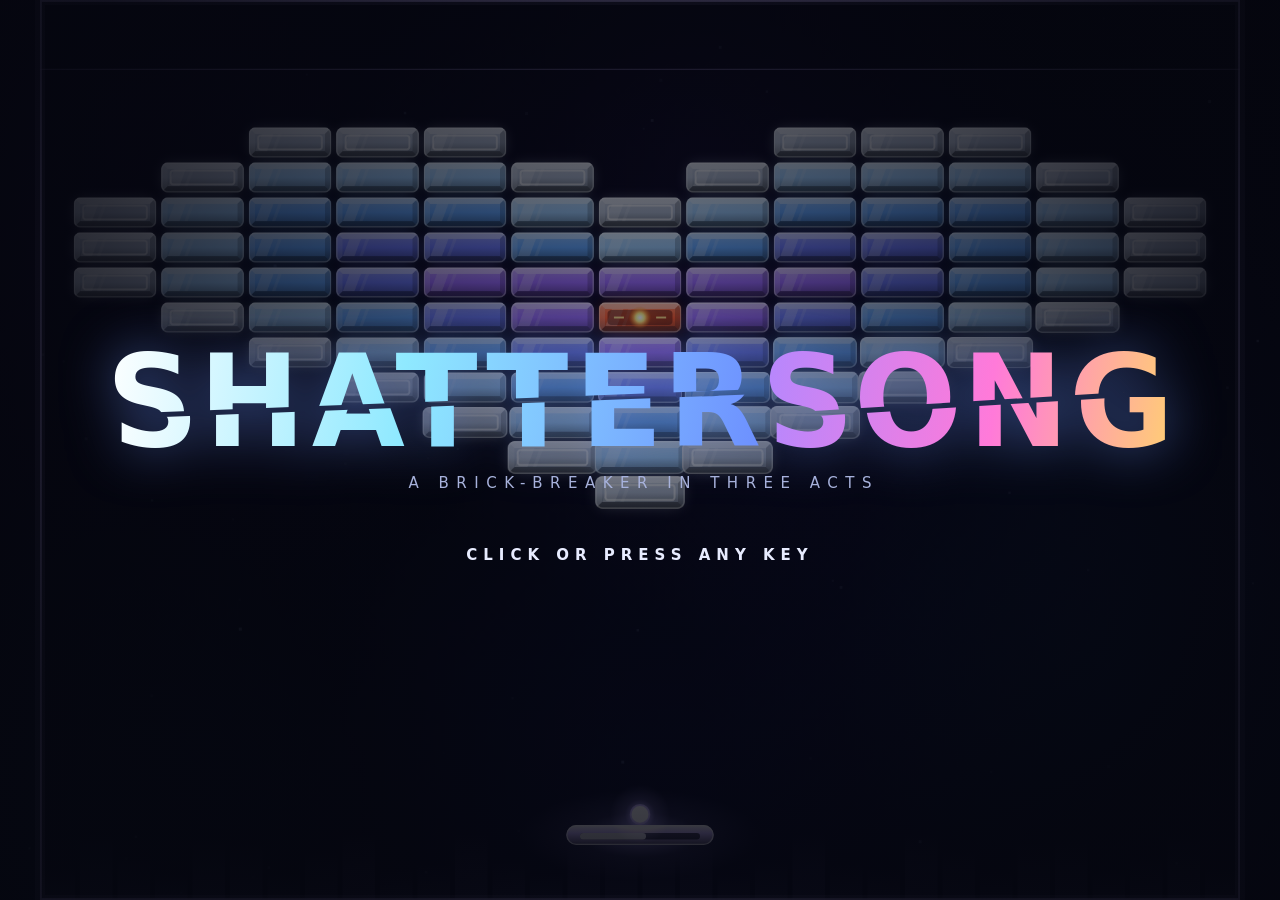
<file: fable_high/index.html>
<!DOCTYPE html>
<html lang="en">
<head>
<meta charset="utf-8">
<meta name="viewport" content="width=device-width, initial-scale=1, maximum-scale=1, user-scalable=no, viewport-fit=cover">
<meta name="theme-color" content="#05060f">
<title>SHATTERSONG</title>
<link rel="icon" href="data:image/svg+xml,%3Csvg xmlns='http://www.w3.org/2000/svg' viewBox='0 0 32 32'%3E%3Crect width='32' height='32' rx='7' fill='%2305060f'/%3E%3Crect x='5' y='7' width='22' height='7' rx='2' fill='%236ee7ff'/%3E%3Ccircle cx='16' cy='20' r='3' fill='%23fff'/%3E%3Crect x='9' y='25' width='14' height='3' rx='1.5' fill='%23ff7ad9'/%3E%3C/svg%3E">
<link rel="stylesheet" href="css/style.css">
</head>
<body class="locked">

<canvas id="game"></canvas>

<div id="ui">

  <!-- TITLE -->
  <section id="title" class="screen on">
    <h1 class="logo"><span class="a" data-t="SHATTER">SHATTER</span><span class="b" data-t="SONG">SONG</span></h1>
    <p class="tag">A brick-breaker in three acts</p>
    <p class="blink" id="startHint">Click or press any key</p>
    <nav class="menu">
      <button class="btn primary" data-act="play">Play</button>
      <button class="btn" data-act="howto">How to play</button>
      <button class="btn" data-act="settings">Settings</button>
    </nav>
    <p class="best" id="bestLine"></p>
    <p class="foot">Mouse or ← → to move &nbsp;·&nbsp; Click or Space to launch &nbsp;·&nbsp; P pause &nbsp;·&nbsp; M mute &nbsp;·&nbsp; F fullscreen</p>
  </section>

  <!-- HOW TO PLAY -->
  <section id="howto" class="screen solid">
    <div class="panel wide">
      <h2>How to play</h2>
      <div class="cols">
        <div>
          <h4>The idea</h4>
          <p>Every brick you break sings a note. Chain hits without pause to climb the scale, raise your <b>combo multiplier</b> and fill the <b>Resonance</b> meter.</p>
          <p>When it is full, unleash a <b class="gold">Crescendo</b>: for eight seconds every ball is unstoppable, the floor is sealed, steel shatters and points are doubled.</p>
          <p>After each stage, pick one of three <b>upgrades</b>. Every fourth stage is a boss.</p>
          <h4>Controls</h4>
          <ul class="keys">
            <li><kbd>Mouse</kbd> <kbd>←</kbd> <kbd>→</kbd> <kbd>A</kbd> <kbd>D</kbd> <span>move (or drag on touch)</span></li>
            <li><kbd>Click</kbd> <kbd>Space</kbd> <span>launch · unleash Crescendo</span></li>
            <li><kbd>P</kbd> <kbd>Esc</kbd> <span>pause</span></li>
            <li><kbd>M</kbd> <span>mute</span> &nbsp; <kbd>F</kbd> <span>fullscreen</span></li>
          </ul>
        </div>
        <div>
          <h4>Bricks</h4>
          <div class="legend" id="legendBricks"></div>
          <h4>Power-ups</h4>
          <div class="legend two" id="legendPower"></div>
        </div>
      </div>
      <button class="btn" data-act="back">Back</button>
    </div>
  </section>

  <!-- SETTINGS -->
  <section id="settings" class="screen solid">
    <div class="panel">
      <h2>Settings</h2>
      <label class="row"><span>Music</span><input type="range" id="volMusic" min="0" max="100" step="1"></label>
      <label class="row"><span>Sound</span><input type="range" id="volSfx" min="0" max="100" step="1"></label>
      <label class="row check"><span>Screen shake</span><input type="checkbox" id="optShake"><i></i></label>
      <button class="btn" data-act="back">Back</button>
    </div>
  </section>

  <!-- PAUSE -->
  <section id="pause" class="screen solid">
    <p class="kicker">Fermata</p>
    <h2 class="big">Paused</h2>
    <div class="chips" id="perkList"></div>
    <nav class="menu">
      <button class="btn primary" data-act="resume">Resume</button>
      <button class="btn" data-act="howto">How to play</button>
      <button class="btn" data-act="settings">Settings</button>
      <button class="btn" data-act="quit">Quit to title</button>
    </nav>
  </section>

  <!-- UPGRADE DRAFT -->
  <section id="draft" class="screen solid">
    <p class="kicker">Intermission</p>
    <h2 class="big">Choose an upgrade</h2>
    <div class="cards" id="cards"></div>
    <p class="foot" id="draftNote"></p>
  </section>

  <!-- GAME OVER -->
  <section id="gameover" class="screen solid">
    <p class="kicker">The song fades</p>
    <h2 class="big">Game over</h2>
    <div class="score" id="goScore">0</div>
    <p class="best" id="goBest"></p>
    <div class="stats" id="goStats"></div>
    <nav class="menu">
      <button class="btn primary" data-act="continue" id="btnContinue">Continue</button>
      <button class="btn" data-act="newrun">New run</button>
      <button class="btn" data-act="title">Title</button>
    </nav>
    <p class="foot">Continuing replays the stage with three lives, your upgrades — and a score of zero.</p>
  </section>

  <!-- VICTORY -->
  <section id="victory" class="screen solid">
    <p class="kicker">The final chord rings out</p>
    <h2 class="big gold">Standing ovation</h2>
    <div class="score" id="viScore">0</div>
    <p class="best" id="viBest"></p>
    <div class="stats" id="viStats"></div>
    <nav class="menu">
      <button class="btn primary" data-act="encore">Encore · play on, harder</button>
      <button class="btn" data-act="title">Title</button>
    </nav>
  </section>
</div>

<button id="btnPause" aria-label="Pause"><i></i><i></i></button>
<button id="btnCresc">Crescendo</button>
<div id="toast"></div>

<script src="js/core.js"></script>
<script src="js/audio.js"></script>
<script src="js/data.js"></script>
<script src="js/render.js"></script>
<script src="js/game.js"></script>
<script src="js/ui.js"></script>
</body>
</html>
</file>
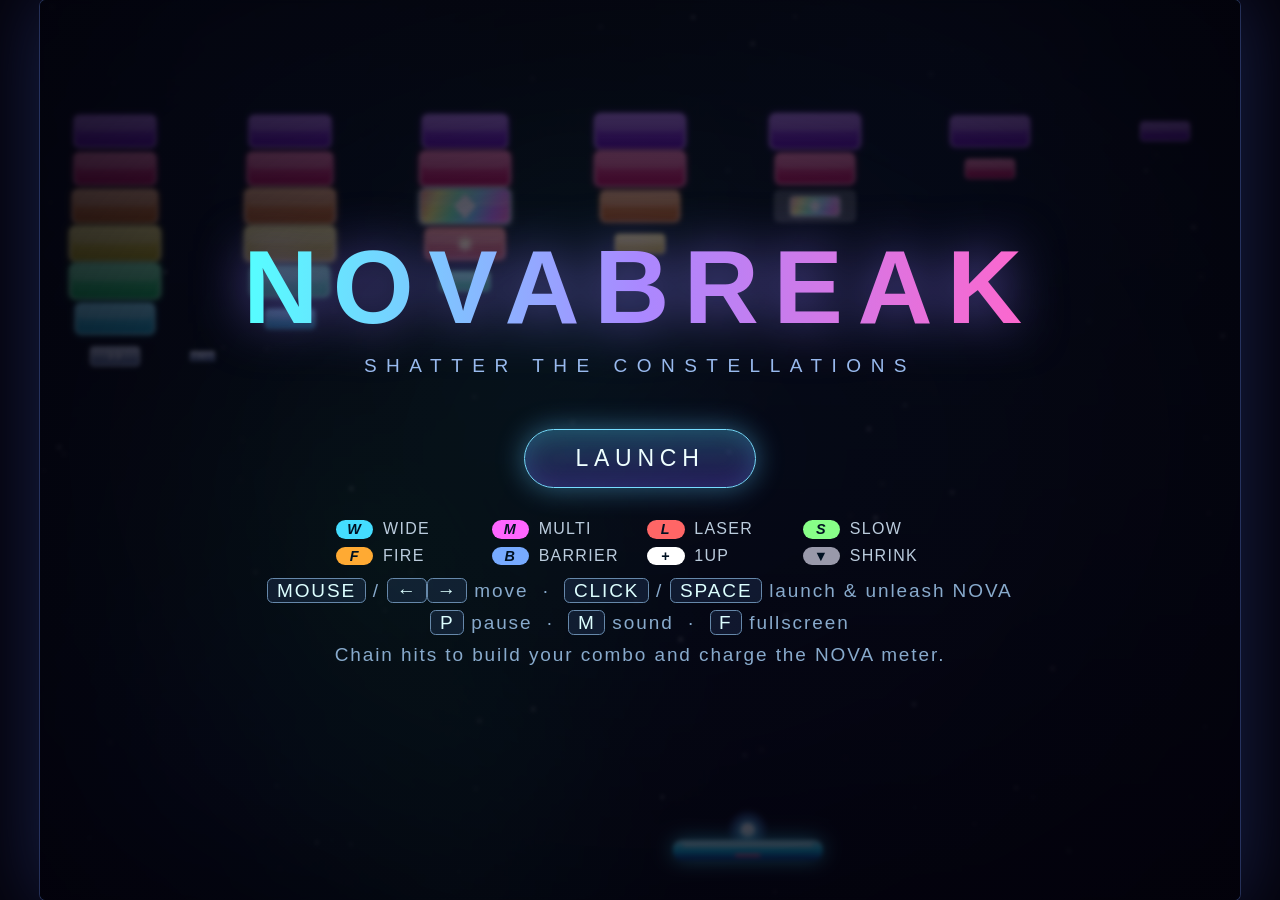
<file: fable_low/index.html>
<!DOCTYPE html>
<html lang="en">
<head>
<meta charset="utf-8">
<title>NOVABREAK</title>
<meta name="viewport" content="width=device-width,initial-scale=1,user-scalable=no">
<style>
  html,body{margin:0;height:100%;background:#05040d;overflow:hidden;font-family:"Futura","Avenir Next","Century Gothic","Trebuchet MS",sans-serif;color:#dff;user-select:none;-webkit-user-select:none;touch-action:none}
  body{display:flex;align-items:center;justify-content:center}
  #wrap{position:relative;box-shadow:0 0 80px rgba(80,120,255,.25),0 0 0 1px rgba(120,160,255,.25);border-radius:6px;overflow:hidden}
  canvas{display:block;width:100%;height:100%}
  #wrap.playing canvas{cursor:none}
  #ui{position:absolute;inset:0;display:none;align-items:center;justify-content:center;background:radial-gradient(ellipse at center,rgba(8,6,30,.55),rgba(3,2,12,.88));backdrop-filter:blur(2px);-webkit-backdrop-filter:blur(2px)}
  #ui.show{display:flex}
  #panel{text-align:center;max-width:46em;padding:1em 2em;animation:pop .35s cubic-bezier(.2,1.4,.4,1)}
  @keyframes pop{from{transform:scale(.9);opacity:0}to{transform:none;opacity:1}}
  h1{font-size:5.2em;margin:0;letter-spacing:.14em;font-weight:800;background:linear-gradient(90deg,#5ff,#a8f,#f6c,#fc6,#5ff);background-size:200% 100%;-webkit-background-clip:text;background-clip:text;color:transparent;animation:slide 6s linear infinite;filter:drop-shadow(0 0 .25em rgba(140,120,255,.7))}
  @keyframes slide{to{background-position:200% 0}}
  h2{font-size:3em;margin:0 0 .2em;letter-spacing:.16em;color:#fff;text-shadow:0 0 .5em #6cf,0 0 1.2em #63f}
  .tag{letter-spacing:.5em;font-size:.95em;color:#9be;margin:.4em 0 1.8em;text-transform:uppercase}
  .big{font-size:1.5em;letter-spacing:.12em;margin:.3em 0;color:#fff}
  .dim{color:#8ac;font-size:.95em;letter-spacing:.1em;line-height:1.7}
  .gold{color:#fd6;text-shadow:0 0 .6em #fa0}
  button{font:inherit;font-size:1.15em;letter-spacing:.25em;color:#eff;background:linear-gradient(180deg,rgba(80,200,255,.25),rgba(120,60,255,.25));border:1px solid #7df;border-radius:2em;padding:.65em 2.2em;margin:.8em .4em .4em;cursor:pointer;text-transform:uppercase;box-shadow:0 0 1.2em rgba(90,200,255,.45),inset 0 0 1em rgba(90,200,255,.2);transition:transform .12s,box-shadow .12s}
  button:hover{transform:scale(1.06);box-shadow:0 0 2em rgba(120,220,255,.8),inset 0 0 1em rgba(90,200,255,.4)}
  button.alt{border-color:#86a;color:#bbd;box-shadow:none;background:rgba(60,50,110,.3);font-size:.9em}
  .grid{display:grid;grid-template-columns:repeat(4,1fr);gap:.5em .9em;margin:1.4em auto .6em;max-width:38em;font-size:.8em;letter-spacing:.08em;color:#bcd;text-align:left}
  .grid span{display:flex;align-items:center;gap:.6em}
  .cap{display:inline-flex;align-items:center;justify-content:center;width:2.6em;height:1.3em;border-radius:1em;font-weight:800;color:#012;font-size:.9em;flex:none}
  kbd{border:1px solid #68a;border-radius:.3em;padding:.05em .45em;color:#dff;font-family:inherit;background:rgba(80,120,200,.15)}
</style>
</head>
<body>
<div id="wrap">
  <canvas id="c"></canvas>
  <div id="ui"><div id="panel"></div></div>
</div>
<script src="game.js"></script>
</body>
</html>
</file>
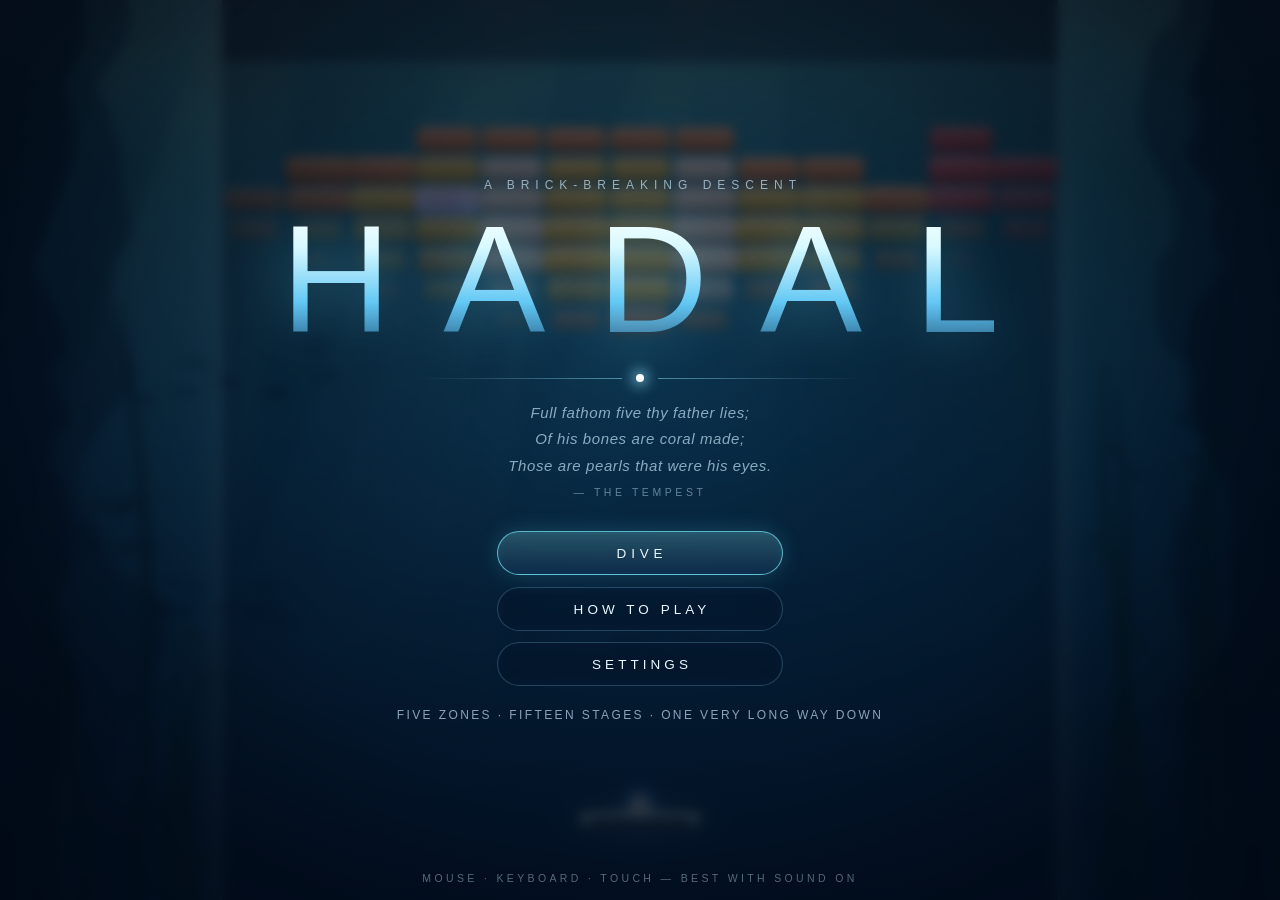
<file: fable_max/index.html>
<!DOCTYPE html>
<html lang="en">
<head>
<meta charset="utf-8">
<meta name="viewport" content="width=device-width, initial-scale=1, maximum-scale=1, user-scalable=no, viewport-fit=cover">
<meta name="theme-color" content="#041428">
<meta name="description" content="HADAL — a brick-breaking descent through the five zones of the ocean.">
<title>HADAL — a brick-breaking descent</title>
<link rel="icon" href="data:image/svg+xml,%3Csvg xmlns='http://www.w3.org/2000/svg' viewBox='0 0 64 64'%3E%3Crect width='64' height='64' rx='14' fill='%23062a4a'/%3E%3Ccircle cx='32' cy='28' r='13' fill='%23eaf8ff'/%3E%3Ccircle cx='27' cy='23' r='4' fill='%23ffffff'/%3E%3Crect x='13' y='49' width='38' height='7' rx='3.5' fill='%236fe7ff'/%3E%3C/svg%3E">
<link rel="stylesheet" href="css/style.css">
</head>
<body>

<canvas id="game" aria-label="HADAL — game view"></canvas>

<div id="ui">

  <!-- ============================== TITLE ============================== -->
  <section id="scr-title" class="screen">
    <div class="title-wrap">
      <p class="kicker">A brick-breaking descent</p>
      <h1 class="logo">HADAL</h1>
      <div class="rule"><span></span><i></i><span></span></div>
      <p class="epigraph">Full fathom five thy father lies;<br>Of his bones are coral made;<br>Those are pearls that were his eyes.<cite>— The Tempest</cite></p>
      <nav class="menu">
        <button type="button" class="btn primary" id="btn-dive" data-first>Dive</button>
        <button type="button" class="btn" id="btn-continue" hidden>Continue</button>
        <button type="button" class="btn" id="btn-help">How to play</button>
        <button type="button" class="btn" id="btn-settings">Settings</button>
      </nav>
      <p class="records" id="records"></p>
    </div>
    <p class="foot">Mouse · Keyboard · Touch — best with sound on</p>
  </section>

  <!-- ============================ HOW TO PLAY ============================ -->
  <section id="scr-help" class="screen scrim">
    <div class="panel wide">
      <header>
        <h2>How to play</h2>
        <button type="button" class="x" data-back aria-label="Close">&times;</button>
      </header>
      <div class="scroll">
        <p class="lead">Bounce the pearl. Break the reef. Sink through all five zones of the ocean to the floor of the Hadal trench, 10,935 metres down.</p>
        <div class="cols3">
          <div class="how">
            <canvas data-icon="wide" data-size="30"></canvas>
            <h3>Steer</h3>
            <p>Move the mouse, press <kbd>←</kbd> <kbd>→</kbd> or <kbd>A</kbd> <kbd>D</kbd>, or drag a finger. <kbd>Click</kbd> or <kbd>Space</kbd> launches the pearl.</p>
          </div>
          <div class="how">
            <canvas data-icon="amp" data-size="30"></canvas>
            <h3>Pulse</h3>
            <p>Click (or <kbd>Space</kbd>) the instant the pearl lands on your hull. A pulsed pearl hits harder, punches straight through a brick, and keeps your chain alive.</p>
          </div>
          <div class="how">
            <canvas data-icon="sonar" data-size="30"></canvas>
            <h3>Focus</h3>
            <p>Hold <kbd>Shift</kbd> or the right mouse button to slow time while your sonar charge lasts. Your hull keeps its full speed.</p>
          </div>
          <div class="how">
            <canvas data-icon="chain" data-size="30"></canvas>
            <h3>Chain</h3>
            <p>Break bricks in quick succession and the multiplier climbs. Let the chain timer run dry and it starts over.</p>
          </div>
          <div class="how">
            <canvas data-icon="luck" data-size="30"></canvas>
            <h3>Upgrade</h3>
            <p>Clear a stage and pick one of three upgrades. They stack, and they last for the whole dive.</p>
          </div>
          <div class="how">
            <canvas data-icon="life" data-size="30"></canvas>
            <h3>Survive</h3>
            <p>Drop your last pearl and you lose a life. Lose them all and the deep keeps you — though you may retry from the top of the zone.</p>
          </div>
        </div>
        <h3 class="sect">Capsules</h3>
        <div class="grid" id="help-caps"></div>
        <h3 class="sect">The reef</h3>
        <div class="grid" id="help-bricks"></div>
        <p class="keys"><kbd>Esc</kbd> or <kbd>P</kbd> pause &nbsp;·&nbsp; <kbd>M</kbd> mute &nbsp;·&nbsp; <kbd>F</kbd> fullscreen &nbsp;·&nbsp; touch: a second finger taps to pulse, holds to focus</p>
      </div>
      <footer><button type="button" class="btn small" data-back data-first>Back</button></footer>
    </div>
  </section>

  <!-- ============================== SETTINGS ============================== -->
  <section id="scr-settings" class="screen scrim">
    <div class="panel">
      <header>
        <h2>Settings</h2>
        <button type="button" class="x" data-back aria-label="Close">&times;</button>
      </header>
      <div class="rows">
        <label class="row"><span>Music</span><input type="range" id="set-music" min="0" max="100" step="1" aria-label="Music volume"></label>
        <label class="row"><span>Sound effects</span><input type="range" id="set-sfx" min="0" max="100" step="1" aria-label="Sound effects volume"></label>
        <div class="row"><span>Screen shake</span><button type="button" class="toggle" id="set-shake">On</button></div>
        <div class="row"><span>Bright flashes</span><button type="button" class="toggle" id="set-flash">On</button></div>
        <div class="row"><span>Fullscreen</span><button type="button" class="toggle plain" id="set-full">Toggle</button></div>
      </div>
      <footer><button type="button" class="btn small" data-back data-first>Done</button></footer>
    </div>
  </section>

  <!-- ================================ PAUSE ================================ -->
  <section id="scr-pause" class="screen scrim">
    <div class="panel">
      <header class="center">
        <p class="kicker">Holding depth</p>
        <h2>Paused</h2>
        <p class="sub" id="pause-sub"></p>
      </header>
      <nav class="menu tight">
        <button type="button" class="btn primary" id="btn-resume" data-first>Resume</button>
        <button type="button" class="btn" id="btn-p-help">How to play</button>
        <button type="button" class="btn" id="btn-p-settings">Settings</button>
        <button type="button" class="btn ghost" id="btn-quit">Abandon dive</button>
      </nav>
      <p class="mini">Your upgrades</p>
      <div class="chips" id="pause-perks"></div>
    </div>
  </section>

  <!-- ========================= STAGE CLEAR / PERKS ========================= -->
  <section id="scr-perk" class="screen scrim">
    <div class="perk-wrap">
      <p class="kicker" id="perk-kicker">Stage clear</p>
      <h2 id="perk-title"></h2>
      <div class="stats" id="perk-stats"></div>
      <div class="track" id="perk-track" aria-hidden="true"></div>
      <p class="next" id="perk-next"></p>
      <p class="choose"><span></span>Choose an upgrade<span></span></p>
      <div class="cards" id="perk-cards"></div>
      <p class="mini dim">Click a card, or press <kbd>1</kbd> <kbd>2</kbd> <kbd>3</kbd></p>
    </div>
  </section>

  <!-- ============================== GAME OVER ============================== -->
  <section id="scr-over" class="screen scrim deep">
    <div class="panel">
      <header class="center">
        <p class="kicker bad">Lost to the deep</p>
        <h2 class="huge" id="over-depth"></h2>
        <p class="sub" id="over-where"></p>
      </header>
      <div class="stats" id="over-stats"></div>
      <nav class="menu tight">
        <button type="button" class="btn primary" id="btn-retry" data-first>Retry zone</button>
        <button type="button" class="btn" id="btn-new">New dive</button>
        <button type="button" class="btn ghost" id="btn-o-title">Surface</button>
      </nav>
    </div>
  </section>

  <!-- =============================== VICTORY =============================== -->
  <section id="scr-win" class="screen scrim">
    <div class="panel wide">
      <header class="center">
        <p class="kicker gold">Challenger Deep · 10,935 m</p>
        <h2 class="huge">The bottom of the world</h2>
        <p class="sub">Nothing lies below you now. The Leviathan is still, the vents glow on,<br>and one small pearl made it all the way down.</p>
      </header>
      <div class="stats" id="win-stats"></div>
      <p class="mini">Your build</p>
      <div class="chips" id="win-perks"></div>
      <nav class="menu across">
        <button type="button" class="btn primary" id="btn-w-again" data-first>Dive again</button>
        <button type="button" class="btn" id="btn-w-title">Surface</button>
      </nav>
    </div>
  </section>

  <!-- stage / zone announcements -->
  <div id="banner" aria-live="polite">
    <div id="b-top"></div>
    <div id="b-title"></div>
    <div id="b-sub"></div>
  </div>

  <div id="toast"></div>

  <button type="button" id="btn-pause" aria-label="Pause"><canvas data-icon="pause" data-size="18" data-color="#dff8ff"></canvas></button>
</div>

<noscript><p style="position:fixed;inset:0;display:flex;align-items:center;justify-content:center;color:#e8f7ff;font-family:sans-serif">HADAL needs JavaScript to run.</p></noscript>

<script src="js/util.js"></script>
<script src="js/data.js"></script>
<script src="js/audio.js"></script>
<script src="js/sprites.js"></script>
<script src="js/particles.js"></script>
<script src="js/background.js"></script>
<script src="js/input.js"></script>
<script src="js/ai.js"></script>
<script src="js/bosses.js"></script>
<script src="js/game.js"></script>
<script src="js/render.js"></script>
<script src="js/ui.js"></script>
<script src="js/main.js"></script>
</body>
</html>
</file>
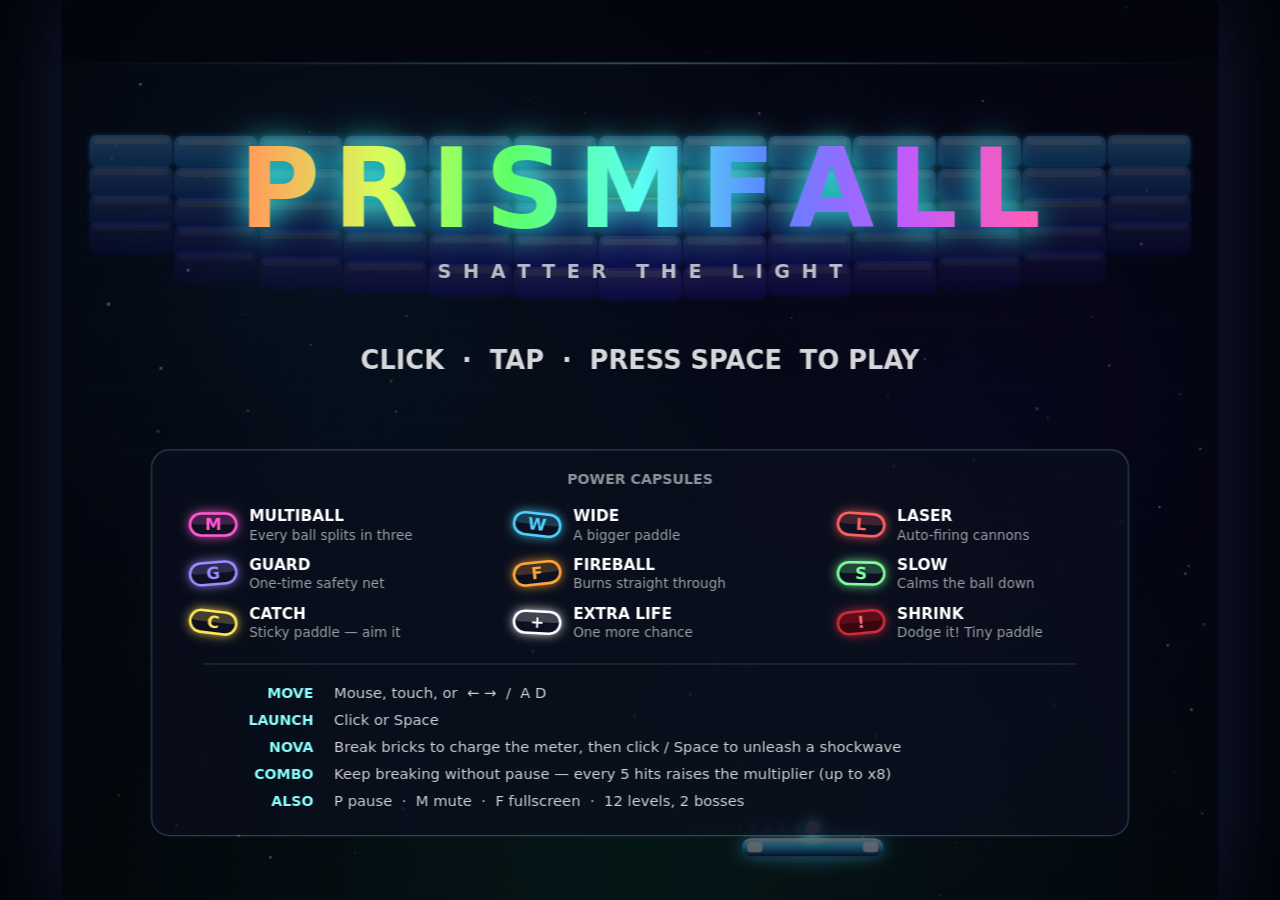
<file: fable_medium/index.html>
<!DOCTYPE html>
<html lang="en">
<head>
<meta charset="utf-8">
<meta name="viewport" content="width=device-width,initial-scale=1,maximum-scale=1,user-scalable=no">
<title>PRISMFALL</title>
<style>
  html,body{margin:0;height:100%;background:#04050b;overflow:hidden;touch-action:none;
    -webkit-user-select:none;user-select:none;-webkit-tap-highlight-color:transparent}
  canvas{position:absolute;left:50%;top:50%;transform:translate(-50%,-50%);cursor:none;
    box-shadow:0 0 80px rgba(80,120,255,.18);border-radius:6px}
</style>
</head>
<body>
<canvas id="c"></canvas>
<script>
(() => {
'use strict';

/* ------------------------------------------------------------------ *
 *  PRISMFALL — a neon brick-breaker. No dependencies, runs offline.  *
 * ------------------------------------------------------------------ */

const W = 900, H = 700, TOP = 50;
const COLS = 13, BW = 64, BH = 24, GAP = 2;
const OX = (W - COLS * (BW + GAP) + GAP) / 2, OY = 80;
const PY = H - 48, PH = 14, PW = 110;
const TAU = Math.PI * 2;
const FONT = '"Avenir Next","Segoe UI","Helvetica Neue",system-ui,sans-serif';

const rnd = (a = 1, b) => b === undefined ? Math.random() * a : a + Math.random() * (b - a);
const clamp = (v, a, b) => v < a ? a : v > b ? b : v;
const lerp = (a, b, t) => a + (b - a) * t;
const pick = arr => arr[Math.floor(Math.random() * arr.length)];

/* ---------------------------- levels ------------------------------ */
// Each row is the left 7 columns; it is mirrored to make 13.
// 1/2/3 = hit points, X = explosive, # = steel, G = phasing ghost brick.
const LEVELS = [
  { name: 'First Light', hue: 200, map: ['.......', '1111111', '111111X', '1111111', '1111111', '.111111'] },
  { name: 'Ziggurat', hue: 275, map: ['......1', '.....11', '....112', '...1121', '..11211', '.112112', '1121121'] },
  { name: 'Checkmate', hue: 140, map: ['1.1.1.1', '.2.2.2.', '1.1.1.1', '.2.2.2.', '1.1.1.1', '.X.2.X.', '1.1.1.1'] },
  { name: 'Powder Keg', hue: 20, map: ['1111111', '1X111X1', '1111111', '22X222X', '1111111', '1X111X1', '1111111'] },
  { name: 'The Vault', hue: 48, map: ['2.2.2.2', '.......', '.######', '.#11111', '.#1222X', '.#12332', '.#11111', '.###...'] },
  { name: 'The Warden', hue: 330, boss: { hp: 26, name: 'THE WARDEN' }, row0: 8, map: ['1.1.1.1', '.1.2.1.'] },
  { name: 'Phantoms', hue: 185, map: ['G1G1G1G', '1G1G1G1', '..222..', 'G1G1G1G', '1G1G1G1', '..X.X..', 'GGGGGGG'] },
  { name: 'Heart of Glass', hue: 340, map: ['..22...', '.2112..', '.21112.', '.211111', '..2111X', '...2111', '....211', '.....21', '......2'] },
  { name: 'Fortress', hue: 100, map: ['#.#.#.#', '3333333', '2X222X2', '#1#1#1#', '1111111', 'G.G.G.G'] },
  { name: 'Reactor Core', hue: 190, map: ['2222222', '2......', '2.GGGGG', '2.G....', '2.G.XXX', '2.G....', '2.GGGGG', '2......', '2222222'] },
  { name: 'The Gauntlet', hue: 262, map: ['3232323', '2X2X2X2', '#G#G#G#', '1111111', '3333333', '1X1X1X1', 'G1G1G1G'] },
  { name: 'Singularity', hue: 45, boss: { hp: 44, final: true, name: 'THE SINGULARITY' }, row0: 8, map: ['2.1.X.1', '.1.2.1.'] },
];
const DEMO_LEVELS = [0, 1, 2, 3, 6, 7];

const CAPS = {
  multi:  { l: 'M', c: '#ff5ad1', n: 'MULTIBALL',  d: 'Every ball splits in three', w: 16 },
  wide:   { l: 'W', c: '#4dd2ff', n: 'WIDE',       d: 'A bigger paddle', w: 14 },
  laser:  { l: 'L', c: '#ff6262', n: 'LASER',      d: 'Auto-firing cannons', w: 12 },
  guard:  { l: 'G', c: '#9d8cff', n: 'GUARD',      d: 'One-time safety net', w: 12 },
  fire:   { l: 'F', c: '#ffa53a', n: 'FIREBALL',   d: 'Burns straight through', w: 9 },
  slow:   { l: 'S', c: '#7dff9a', n: 'SLOW',       d: 'Calms the ball down', w: 9 },
  catch:  { l: 'C', c: '#ffe45a', n: 'CATCH',      d: 'Sticky paddle — aim it', w: 7 },
  life:   { l: '+', c: '#ffffff', n: 'EXTRA LIFE', d: 'One more chance', w: 3 },
  shrink: { l: '!', c: '#d02a3c', n: 'SHRINK',     d: 'Dodge it! Tiny paddle', w: 8 },
};
const CAP_KEYS = Object.keys(CAPS);
const CAP_TOTAL = CAP_KEYS.reduce((s, k) => s + CAPS[k].w, 0);
const FX_DUR = { wide: 20, laser: 12, slow: 10, fire: 8, catch: 15, shrink: 12 };

/* ----------------------------- state ------------------------------ */
let hi = 0;
try { hi = parseInt(localStorage.getItem('prismfall.hi') || '0', 10) || 0; } catch (e) {}

const G = {
  state: 'menu', demo: true, t: 0, rt: 0, levelT: 0,
  score: 0, lives: 3, level: 0, bonus: 0, clearT: 0,
  bricks: [], balls: [], caps: [], bolts: [], parts: [], texts: [], shots: [], rings: [], booms: [],
  boss: null, combo: 0, comboT: 0, nova: 0, guard: false,
  shake: 0, flash: 0, slowmo: 0, banner: 0, laserT: 0, fwT: 0, newHi: false,
  fx: { wide: 0, laser: 0, slow: 0, fire: 0, catch: 0, shrink: 0 },
  paddle: { x: W / 2, w: PW, stun: 0, flash: 0 },
};
const P = G.paddle;
const keys = { left: false, right: false };
let ptrX = W / 2, useMouse = true;

const mult = () => Math.min(8, 1 + Math.floor(G.combo / 5));

/* ----------------------------- audio ------------------------------ */
const A = { ctx: null, master: null, sfx: null, mus: null, buf: null, muted: false, step: 0, next: 0 };

function initAudio() {
  if (A.ctx) { if (A.ctx.state === 'suspended') A.ctx.resume(); return; }
  try {
    const C = window.AudioContext || window.webkitAudioContext;
    if (!C) return;
    A.ctx = new C();
    A.master = A.ctx.createGain(); A.master.gain.value = A.muted ? 0 : 0.9;
    const comp = A.ctx.createDynamicsCompressor();
    A.master.connect(comp); comp.connect(A.ctx.destination);
    A.sfx = A.ctx.createGain(); A.sfx.gain.value = 0.55; A.sfx.connect(A.master);
    A.mus = A.ctx.createGain(); A.mus.gain.value = 0.3; A.mus.connect(A.master);
    A.bass = A.ctx.createBiquadFilter(); A.bass.type = 'lowpass'; A.bass.frequency.value = 520; A.bass.connect(A.mus);
    const len = A.ctx.sampleRate * 1.5;
    A.buf = A.ctx.createBuffer(1, len, A.ctx.sampleRate);
    const d = A.buf.getChannelData(0);
    for (let i = 0; i < len; i++) d[i] = Math.random() * 2 - 1;
    A.next = A.ctx.currentTime + 0.1;
    setInterval(musicTick, 40);
  } catch (e) { A.ctx = null; }
}

function rawTone(dest, f, d, type, v, f2, at) {
  const t = at || A.ctx.currentTime;
  const o = A.ctx.createOscillator(), g = A.ctx.createGain();
  o.type = type; o.frequency.setValueAtTime(f, t);
  if (f2) o.frequency.exponentialRampToValueAtTime(f2, t + d);
  g.gain.setValueAtTime(0.0001, t);
  g.gain.linearRampToValueAtTime(v, t + 0.006);
  g.gain.exponentialRampToValueAtTime(0.0001, t + d);
  o.connect(g); g.connect(dest);
  o.start(t); o.stop(t + d + 0.03);
}
function rawNoise(dest, d, v, f1, f2, type, at) {
  const t = at || A.ctx.currentTime;
  const s = A.ctx.createBufferSource(); s.buffer = A.buf;
  const fl = A.ctx.createBiquadFilter(); fl.type = type || 'lowpass';
  fl.frequency.setValueAtTime(f1, t);
  if (f2) fl.frequency.exponentialRampToValueAtTime(f2, t + d);
  const g = A.ctx.createGain();
  g.gain.setValueAtTime(v, t); g.gain.exponentialRampToValueAtTime(0.0001, t + d);
  s.connect(fl); fl.connect(g); g.connect(dest);
  s.start(t, Math.random() * 0.4, d + 0.05);
}
const sfxOn = () => A.ctx && !G.demo;
function tone(f, d, type = 'sine', v = 0.3, f2 = 0, delay = 0) {
  if (sfxOn()) rawTone(A.sfx, f, d, type, v, f2, A.ctx.currentTime + delay);
}
function noise(d, v, f1, f2, type, delay = 0) {
  if (sfxOn()) rawNoise(A.sfx, d, v, f1, f2, type, A.ctx.currentTime + delay);
}
const PENTA = [0, 3, 5, 7, 10];
const S = {
  paddle() { tone(196, 0.09, 'square', 0.14, 294); tone(98, 0.12, 'sine', 0.3); },
  wall() { tone(150, 0.05, 'sine', 0.16); },
  brick() {
    const n = Math.min(G.combo, 14);
    const f = 220 * Math.pow(2, (PENTA[n % 5] + 12 * Math.floor(n / 5)) / 12);
    tone(f, 0.16, 'triangle', 0.3); tone(f * 2, 0.05, 'square', 0.05);
  },
  crack() { tone(330, 0.07, 'square', 0.1, 220); },
  steel() { tone(1900, 0.05, 'square', 0.05); tone(2600, 0.1, 'sine', 0.07); },
  boom() { noise(0.55, 0.7, 1400, 70); tone(95, 0.45, 'sine', 0.55, 32); },
  power() { [0, 4, 7, 12].forEach((s, i) => tone(523 * Math.pow(2, s / 12), 0.14, 'triangle', 0.22, 0, i * 0.055)); },
  bad() { tone(280, 0.35, 'sawtooth', 0.14, 80); },
  life() { [0, 7, 12, 19].forEach((s, i) => tone(440 * Math.pow(2, s / 12), 0.2, 'sine', 0.25, 0, i * 0.08)); },
  lose() { tone(420, 0.7, 'sawtooth', 0.2, 50); noise(0.5, 0.3, 800, 100); },
  laser() { tone(1500, 0.09, 'sawtooth', 0.045, 320); },
  launch() { tone(260, 0.14, 'triangle', 0.22, 720); },
  nova() { noise(1.1, 0.6, 200, 5000, 'bandpass'); tone(60, 1.0, 'sine', 0.6, 300); tone(880, 0.6, 'triangle', 0.15, 110); },
  ready() { tone(660, 0.12, 'sine', 0.18); tone(990, 0.25, 'sine', 0.18, 0, 0.1); },
  guard() { tone(520, 0.25, 'sine', 0.3, 1040); },
  bossHit() { tone(130, 0.18, 'square', 0.2, 65); noise(0.1, 0.2, 2000, 400); },
  shot() { tone(620, 0.22, 'sawtooth', 0.06, 180); },
  stun() { noise(0.3, 0.4, 3000, 300); tone(110, 0.3, 'square', 0.18, 55); },
  clear() { [0, 4, 7, 12, 16, 19, 24].forEach((s, i) => tone(392 * Math.pow(2, s / 12), 0.22, 'triangle', 0.22, 0, i * 0.07)); },
  over() { [12, 8, 5, 0].forEach((s, i) => tone(196 * Math.pow(2, s / 12), 0.5, 'sawtooth', 0.14, 0, i * 0.22)); },
  combo() { tone(880, 0.1, 'sine', 0.15, 1320); },
};

// Tiny generative synth loop: Am – F – C – G
const CHORDS = [[45, 3], [41, 4], [48, 4], [43, 4]];
const mtof = m => 440 * Math.pow(2, (m - 69) / 12);
function musicTick() {
  if (!A.ctx || A.ctx.state !== 'running') return;
  const now = A.ctx.currentTime, sd = 60 / 112 / 4;
  if (A.next < now) A.next = now + 0.05;
  while (A.next < now + 0.15) {
    const st = A.step % 16, bar = Math.floor(A.step / 16) % 4, t = A.next;
    const [root, third] = CHORDS[bar];
    const playing = G.state === 'play' || G.state === 'clear';
    const hot = playing && (G.boss || G.combo >= 10);
    if ([0, 3, 6, 8, 11, 14].includes(st)) rawTone(A.bass, mtof(root - 12), sd * 2.4, 'sawtooth', 0.5, 0, t);
    if (st % 2 === 0) {
      const tones = [0, third, 7, 12, third + 12, 7, 12, third];
      const n = root + 12 + tones[(st / 2) % 8] + (hot ? 12 : 0);
      rawTone(A.mus, mtof(n), sd * 1.8, 'triangle', playing ? 0.2 : 0.13, 0, t);
    }
    if (st === 0) { rawTone(A.mus, mtof(root + 12), sd * 15, 'sine', 0.1, 0, t); rawTone(A.mus, mtof(root + 19), sd * 15, 'sine', 0.07, 0, t); }
    if (playing) {
      if (st % 8 === 0 || (hot && st % 4 === 0)) rawTone(A.mus, 130, 0.16, 'sine', 0.8, 38, t);
      if (st % 4 === 2) rawNoise(A.mus, 0.04, 0.16, 7000, 0, 'highpass', t);
      if (hot && st % 2 === 1) rawNoise(A.mus, 0.02, 0.08, 9000, 0, 'highpass', t);
      if (st === 4 || st === 12) rawNoise(A.mus, 0.12, 0.22, 1800, 0, 'bandpass', t);
    }
    A.next += sd; A.step++;
  }
}
function toggleMute() {
  A.muted = !A.muted;
  if (A.master) A.master.gain.value = A.muted ? 0 : 0.9;
  floatText(A.muted ? 'SOUND OFF' : 'SOUND ON', W / 2, H / 2, '#fff', 20);
}

/* --------------------------- effects ------------------------------ */
function burst(x, y, color, n, speed = 220, life = 0.6, size = 3) {
  if (G.parts.length > 700) n = Math.ceil(n / 3);
  for (let i = 0; i < n; i++) {
    const a = rnd(TAU), s = rnd(0.25, 1) * speed;
    G.parts.push({ x, y, vx: Math.cos(a) * s, vy: Math.sin(a) * s, life: rnd(0.5, 1) * life, max: life, size: rnd(0.6, 1.3) * size, color, g: 260 });
  }
}
function floatText(txt, x, y, color = '#fff', size = 15, life = 0.9) {
  if (G.texts.length > 50) G.texts.shift();
  G.texts.push({ txt, x, y, color, size, t: 0, life });
}
function ring(x, y, max, color, speed = 600) {
  G.rings.push({ x, y, r: 4, max, color, speed, dmg: false });
}

/* ---------------------------- bricks ------------------------------ */
function mkBrick(c, r, ch, hue, delay) {
  const type = ch === '2' || ch === '3' ? '1' : ch;
  const hp = ch === '2' ? 2 : ch === '3' ? 3 : 1;
  return {
    c, r, x: OX + c * (BW + GAP), y: OY + r * (BH + GAP), type, hp, max: hp,
    hue: type === '1' ? (hue + (r % 9) * 9) % 360 : type === 'G' ? 175 : 0,
    flash: 0, alive: true, phase: ((c + r) % 2) * 2, delay,
  };
}
const ghostSolid = b => ((G.t + b.phase) % 4) < 2.6;

function damageBrick(b, dmg, viaBoom) {
  if (!b.alive) return;
  if (b.type === '#') {
    if (viaBoom) { b.alive = false; burst(b.x + BW / 2, b.y + BH / 2, '#aab4cc', 10, 260, 0.7, 3.5); }
    else { b.flash = 1; S.steel(); burst(b.x + BW / 2, b.y + BH, '#dde6ff', 3, 120, 0.3, 2); }
    return;
  }
  b.hp -= dmg; b.flash = 1;
  if (b.hp > 0) { S.crack(); if (!G.noCharge) G.nova = Math.min(100, G.nova + 1); addScore(5, b.x + BW / 2, b.y + BH / 2, false); return; }
  b.alive = false;
  const cx = b.x + BW / 2, cy = b.y + BH / 2;
  const col = b.type === 'X' ? '#ffb040' : b.type === 'G' ? '#aef6ff' : `hsl(${b.hue},95%,68%)`;
  const before = mult();
  G.combo++; G.comboT = 2.6;
  if (mult() > before && !G.demo) { floatText('COMBO x' + mult(), W / 2, H * 0.62, '#ffe45a', 30, 1.1); S.combo(); }
  S.brick();
  addScore(b.max * 10 + (b.type === 'X' ? 10 : b.type === 'G' ? 15 : 0), cx, cy, true);
  const was = G.nova;
  if (!G.noCharge) G.nova = Math.min(100, G.nova + 3.2);
  if (was < 100 && G.nova >= 100 && !G.demo) { S.ready(); floatText('NOVA READY', W / 2, TOP + 26, '#8ff', 18, 1.4); }
  burst(cx, cy, col, 12, 240, 0.7, 3.5);
  G.shake = Math.max(G.shake, 2.5);
  if (b.type === 'X') G.booms.push({ c: b.c, r: b.r, x: cx, y: cy, t: 0.08 });
  else if (G.caps.length < 4 && Math.random() < 0.16) dropCap(cx, cy);
}
function addScore(base, x, y, show) {
  const pts = base * mult();
  G.score += pts;
  if (show && !G.demo) floatText('+' + pts, x, y, mult() > 1 ? '#ffe45a' : 'rgba(255,255,255,.85)', 12 + Math.min(8, mult()), 0.7);
}
function dropCap(x, y) {
  let r = Math.random() * CAP_TOTAL, type = 'multi';
  for (const k of CAP_KEYS) { r -= CAPS[k].w; if (r <= 0) { type = k; break; } }
  if (type === 'life' && G.lives >= 5) type = 'guard';
  G.caps.push({ x, y, vy: 60, type, t: 0 });
}
function explode(bm) {
  S.boom(); G.shake = Math.max(G.shake, 11);
  ring(bm.x, bm.y, 95, '#ffb040', 420);
  burst(bm.x, bm.y, '#ff7a2a', 26, 420, 0.8, 4.5);
  burst(bm.x, bm.y, '#fff2c0', 10, 200, 0.5, 3);
  for (const b of G.bricks)
    if (b.alive && Math.abs(b.c - bm.c) <= 1 && Math.abs(b.r - bm.r) <= 1) damageBrick(b, 3, true);
  if (G.boss && Math.hypot(G.boss.x - bm.x, G.boss.y - bm.y) < G.boss.r + 70) hurtBoss(2);
}

/* ----------------------------- boss ------------------------------- */
function mkBoss(cfg) {
  return { x: W / 2, y: -90, r: cfg.final ? 50 : 46, hp: cfg.hp, max: cfg.hp, t: 0, shotT: 3.5, spawnT: 7, flash: 0, final: !!cfg.final, name: cfg.name, rot: 0, shown: cfg.hp };
}
function bossOrbs(bs) {
  const out = [];
  if (!bs.final) return out;
  for (let i = 0; i < 3; i++) {
    const a = bs.rot * 1.3 + i * TAU / 3;
    out.push({ x: bs.x + Math.cos(a) * (bs.r + 40), y: bs.y + Math.sin(a) * (bs.r + 40), r: 12 });
  }
  return out;
}
function updateBoss(dt) {
  const bs = G.boss; if (!bs) return;
  const rage = bs.hp < bs.max / 2;
  bs.t += dt * (rage ? 1.35 : 1); bs.rot += dt; bs.flash = Math.max(0, bs.flash - dt * 5);
  bs.shown = lerp(bs.shown, bs.hp, Math.min(1, dt * 8));
  const ty = 175 + Math.sin(bs.t * 1.1) * 28;
  bs.y = lerp(bs.y, ty, Math.min(1, dt * 3));
  bs.x = W / 2 + Math.sin(bs.t * 0.55) * (bs.final ? 300 : 260);
  bs.shotT -= dt;
  if (bs.shotT <= 0) {
    bs.shotT = (bs.final ? 2.3 : 2.7) * (rage ? 0.65 : 1);
    const base = Math.atan2(PY - bs.y, P.x - bs.x), sp = bs.final ? 270 : 230;
    const spread = bs.final ? [-0.28, 0, 0.28] : rage ? [-0.18, 0.18] : [0];
    for (const o of spread) G.shots.push({ x: bs.x, y: bs.y + bs.r * 0.6, vx: Math.cos(base + o) * sp, vy: Math.sin(base + o) * sp, r: 8 });
    S.shot();
  }
  bs.spawnT -= dt;
  if (bs.spawnT <= 0) {
    bs.spawnT = rage ? 6 : 8.5;
    const live = G.bricks.filter(b => b.alive);
    if (live.length < 28) {
      const hue = LEVELS[G.level].hue;
      for (let i = 0; i < 4; i++) {
        const c = Math.floor(rnd(COLS)), r = 7 + Math.floor(rnd(4));
        if (live.some(b => b.c === c && b.r === r)) continue;
        const nb = mkBrick(c, r, pick(['1', '1', '1', '2', 'X', bs.final ? 'G' : '1']), hue, G.levelT);
        G.bricks.push(nb); live.push(nb);
        burst(nb.x + BW / 2, nb.y + BH / 2, '#fff', 6, 120, 0.4, 2);
      }
    }
  }
}
function hurtBoss(d) {
  const bs = G.boss; if (!bs) return;
  bs.hp -= d; bs.flash = 1;
  G.nova = Math.min(100, G.nova + 1.5 * d);
  G.score += Math.round(50 * d) * mult();
  G.combo++; G.comboT = 2.6;
  S.bossHit(); G.shake = Math.max(G.shake, 5);
  burst(bs.x, bs.y, bs.final ? '#ffd34d' : '#ff5ad1', 8, 300, 0.6, 3.5);
  if (bs.hp > 0) return;
  // death
  G.boss = null; G.shots = [];
  G.score += 5000; floatText('+5000', bs.x, bs.y, '#ffe45a', 34, 1.8);
  G.shake = 26; G.flash = 1; G.slowmo = 1.1;
  S.boom(); S.nova();
  for (let i = 0; i < 5; i++) ring(bs.x + rnd(-30, 30), bs.y + rnd(-30, 30), 200 + i * 90, i % 2 ? '#fff' : '#ff5ad1', 300 + i * 120);
  burst(bs.x, bs.y, '#fff', 60, 620, 1.4, 5);
  burst(bs.x, bs.y, bs.final ? '#ffd34d' : '#ff5ad1', 80, 480, 1.6, 5);
  for (const b of G.bricks) if (b.alive) { b.alive = false; burst(b.x + BW / 2, b.y + BH / 2, '#fff', 6, 200, 0.6, 3); }
}

/* --------------------------- game flow ---------------------------- */
function loadLevel(i) {
  const L = LEVELS[i];
  G.level = i; G.bricks = []; G.caps = []; G.bolts = []; G.shots = []; G.rings = []; G.booms = [];
  G.levelT = 0; G.combo = 0; G.guard = false; G.laserT = 0;
  for (const k in G.fx) G.fx[k] = 0;
  const r0 = L.row0 || 0;
  L.map.forEach((half, r) => {
    const h = (half + '.......').slice(0, 7);
    const full = h + h.slice(0, 6).split('').reverse().join('');
    for (let c = 0; c < COLS; c++) if (full[c] !== '.') G.bricks.push(mkBrick(c, r + r0, full[c], L.hue, 0.15 + r * 0.05 + Math.abs(c - 6) * 0.03));
  });
  G.boss = L.boss ? mkBoss(L.boss) : null;
  G.banner = G.demo ? 0 : 2.6;
  P.stun = 0;
  buildBackground(L.hue);
  resetBall();
}
function resetBall() {
  G.balls = [{ x: P.x, y: PY - 8, vx: 0, vy: 0, r: 7, stuck: true, off: 0, stickT: G.demo ? 0.7 : Infinity, trail: [] }];
}
function startGame() {
  G.demo = false; G.state = 'play'; G.score = 0; G.lives = 3; G.nova = 0; G.newHi = false;
  G.parts = []; G.texts = [];
  loadLevel(0);
}
function toMenu() {
  G.demo = true; G.state = 'menu'; G.nova = 0; G.parts = []; G.texts = [];
  loadLevel(pick(DEMO_LEVELS));
}
function saveHi() {
  if (G.score > hi) { hi = G.score; G.newHi = true; try { localStorage.setItem('prismfall.hi', String(hi)); } catch (e) {} }
}
function curSpeed() {
  return (400 + G.level * 10) * (1 + Math.min(0.25, G.levelT / 60 * 0.25)) * (G.fx.slow > 0 ? 0.65 : 1);
}
function launch(b) {
  const o = clamp(b.off / (P.w / 2), -1, 1);
  const ang = o * 1.0 + (Math.abs(o) < 0.02 ? rnd(-0.3, 0.3) : 0), sp = curSpeed();
  b.vx = Math.sin(ang) * sp; b.vy = -Math.cos(ang) * sp; b.stuck = false;
  S.launch();
}
function fireNova() {
  if (G.nova < 100) return false;
  G.nova = 0;
  G.rings.push({ x: P.x, y: PY, r: 10, max: 640, color: '#8ff', speed: 760, dmg: true, hit: new Set(), bossHit: false });
  G.slowmo = 0.45; G.shake = 14; G.flash = 0.5;
  S.nova();
  burst(P.x, PY, '#aff', 40, 520, 0.9, 4);
  return true;
}
function action() {
  initAudio();
  switch (G.state) {
    case 'menu': startGame(); break;
    case 'play': {
      const stuck = G.balls.filter(b => b.stuck);
      if (stuck.length) stuck.forEach(launch); else fireNova();
      break;
    }
    case 'pause': G.state = 'play'; break;
    case 'over': case 'win': if (G.clearT <= 0) toMenu(); break;
  }
}
function applyCap(type, x, y) {
  const c = CAPS[type];
  floatText(c.n, x, y - 18, c.c === '#d02a3c' ? '#ff6b7a' : c.c, 17, 1.2);
  burst(x, y, c.c, 14, 220, 0.5, 3);
  G.score += 50;
  if (type === 'shrink') S.bad(); else if (type === 'life') S.life(); else S.power();
  switch (type) {
    case 'multi': {
      const add = [];
      for (const b of G.balls) {
        if (b.stuck) launch(b);
        if (G.balls.length + add.length >= 24) break;
        for (const da of [-0.4, 0.4]) {
          const cs = Math.cos(da), sn = Math.sin(da);
          add.push({ x: b.x, y: b.y, vx: b.vx * cs - b.vy * sn, vy: b.vx * sn + b.vy * cs, r: 7, stuck: false, off: 0, stickT: 0, trail: [] });
        }
      }
      G.balls.push(...add); break;
    }
    case 'wide': G.fx.wide = FX_DUR.wide; G.fx.shrink = 0; break;
    case 'shrink': G.fx.shrink = FX_DUR.shrink; G.fx.wide = 0; break;
    case 'guard': G.guard = true; break;
    case 'life': G.lives = Math.min(5, G.lives + 1); break;
    default: G.fx[type] = FX_DUR[type];
  }
}
function loseLife() {
  if (G.demo) { resetBall(); return; }
  G.lives--; S.lose(); G.shake = 16;
  burst(P.x, PY, '#ff5a7a', 40, 420, 1, 4);
  for (const k in G.fx) G.fx[k] = 0;
  G.caps = []; G.bolts = []; G.combo = 0;
  if (G.lives <= 0) { G.state = 'over'; G.clearT = 1.2; saveHi(); S.over(); G.balls = []; }
  else resetBall();
}
function levelClear() {
  if (G.demo) { loadLevel(pick(DEMO_LEVELS)); return; }
  G.state = 'clear'; G.clearT = 2.8;
  G.bonus = 1000 + G.lives * 250; G.score += G.bonus;
  for (const b of G.balls) burst(b.x, b.y, '#fff', 16, 300, 0.8, 3);
  G.balls = []; G.caps = []; G.shots = []; G.bolts = [];
  S.clear();
}
function nextLevel() {
  if (G.level + 1 >= LEVELS.length) { G.state = 'win'; G.clearT = 1.5; saveHi(); return; }
  loadLevel(G.level + 1); G.state = 'play';
}

/* ----------------------------- update ----------------------------- */
function stepBall(b, dt) {
  if (b.stuck) {
    b.off = clamp(b.off, -P.w / 2 + 4, P.w / 2 - 4);
    b.x = P.x + b.off; b.y = PY - b.r - 1;
    b.stickT -= dt; if (b.stickT <= 0) launch(b);
    return true;
  }
  const sp = curSpeed(), m = Math.hypot(b.vx, b.vy) || 1;
  b.vx *= sp / m; b.vy *= sp / m;
  if (Math.abs(b.vy) < sp * 0.2) { b.vy = (b.vy < 0 ? -1 : 1) * sp * 0.2; }
  const n = Math.max(1, Math.ceil(sp * dt / 4)), sdt = dt / n, fire = G.fx.fire > 0;
  for (let i = 0; i < n; i++) {
    b.x += b.vx * sdt; b.y += b.vy * sdt;
    // walls
    if (b.x < b.r) { b.x = b.r; b.vx = Math.abs(b.vx); S.wall(); }
    else if (b.x > W - b.r) { b.x = W - b.r; b.vx = -Math.abs(b.vx); S.wall(); }
    if (b.y < TOP + b.r) { b.y = TOP + b.r; b.vy = Math.abs(b.vy); S.wall(); }
    if (b.y > H + 30) return false;
    if (G.guard && b.vy > 0 && b.y + b.r >= H - 24 && b.y < H - 6) {
      b.vy = -Math.abs(b.vy); b.y = H - 24 - b.r; G.guard = false;
      S.guard(); burst(b.x, H - 24, '#9d8cff', 24, 300, 0.7, 3); G.flash = Math.max(G.flash, 0.15);
    }
    // paddle
    if (b.vy > 0 && b.y + b.r >= PY && b.y - b.r <= PY + PH && b.x >= P.x - P.w / 2 - b.r && b.x <= P.x + P.w / 2 + b.r) {
      const o = clamp((b.x - P.x) / (P.w / 2), -1, 1), ang = o * 1.05;
      b.vx = Math.sin(ang) * sp; b.vy = -Math.cos(ang) * sp; b.y = PY - b.r - 0.5;
      P.flash = 1; S.paddle();
      burst(b.x, PY, '#bff', 5, 140, 0.3, 2);
      if (G.fx.catch > 0 && !G.demo) { b.stuck = true; b.off = b.x - P.x; b.stickT = 1.6; return true; }
    }
    // bricks
    for (const k of G.bricks) {
      if (!k.alive || (k.type === 'G' && !ghostSolid(k))) continue;
      const nx = clamp(b.x, k.x, k.x + BW), ny = clamp(b.y, k.y, k.y + BH);
      const dx = b.x - nx, dy = b.y - ny, d2 = dx * dx + dy * dy;
      if (d2 >= b.r * b.r) continue;
      if (fire && k.type !== '#') { damageBrick(k, 9); continue; }
      if (d2 === 0) {
        const l = b.x - k.x, r = k.x + BW - b.x, t = b.y - k.y, bt = k.y + BH - b.y, mn = Math.min(l, r, t, bt);
        if (mn === l) { b.x = k.x - b.r; b.vx = -Math.abs(b.vx); }
        else if (mn === r) { b.x = k.x + BW + b.r; b.vx = Math.abs(b.vx); }
        else if (mn === t) { b.y = k.y - b.r; b.vy = -Math.abs(b.vy); }
        else { b.y = k.y + BH + b.r; b.vy = Math.abs(b.vy); }
      } else {
        const d = Math.sqrt(d2);
        if (Math.abs(dx) > Math.abs(dy)) b.vx = Math.sign(dx) * Math.abs(b.vx);
        else b.vy = Math.sign(dy) * Math.abs(b.vy);
        b.x = nx + dx / d * b.r; b.y = ny + dy / d * b.r;
      }
      damageBrick(k, 1);
      break;
    }
    // boss + orbiting shields
    const bs = G.boss;
    if (bs) {
      const circles = bossOrbs(bs); circles.push(bs);
      for (const c of circles) {
        const dx = b.x - c.x, dy = b.y - c.y, d = Math.hypot(dx, dy) || 1;
        if (d >= c.r + b.r) continue;
        const nx = dx / d, ny = dy / d, dot = b.vx * nx + b.vy * ny;
        if (dot < 0) { b.vx -= 2 * dot * nx; b.vy -= 2 * dot * ny; }
        b.x = c.x + nx * (c.r + b.r + 0.5); b.y = c.y + ny * (c.r + b.r + 0.5);
        if (c === bs) hurtBoss(fire ? 2 : 1); else { S.steel(); burst(b.x, b.y, '#dde6ff', 4, 140, 0.3, 2); }
        if (!G.boss) break;
      }
    }
  }
  return true;
}

function sim(dt) {
  G.t += dt; G.levelT += dt;
  if (G.banner > 0) G.banner -= dt;

  // paddle
  const tw = PW * (G.fx.wide > 0 ? 1.5 : G.fx.shrink > 0 ? 0.62 : 1);
  P.w = lerp(P.w, tw, Math.min(1, dt * 10));
  P.flash = Math.max(0, P.flash - dt * 5);
  if (P.stun > 0) P.stun -= dt;
  else if (G.demo) {
    let tgt = null;
    for (const b of G.balls) if (!tgt || (b.vy > 0 && b.y > tgt.y) || tgt.vy <= 0 && b.vy > 0) tgt = b;
    const tx = tgt ? tgt.x + Math.sin(G.t * 1.7) * P.w * 0.32 : W / 2;
    P.x = lerp(P.x, tx, Math.min(1, dt * 12));
    if (G.nova >= 100 && G.balls.some(b => !b.stuck)) fireNova();
  } else if (keys.left || keys.right) P.x += ((keys.right ? 1 : 0) - (keys.left ? 1 : 0)) * 760 * dt;
  else if (useMouse) P.x = lerp(P.x, ptrX, Math.min(1, dt * 40));
  P.x = clamp(P.x, P.w / 2 + 3, W - P.w / 2 - 3);

  for (const k in G.fx) if (G.fx[k] > 0) G.fx[k] = Math.max(0, G.fx[k] - dt);
  if (G.comboT > 0) { G.comboT -= dt; if (G.comboT <= 0) G.combo = 0; }

  // balls
  for (let i = G.balls.length - 1; i >= 0; i--) {
    const b = G.balls[i];
    const alive = stepBall(b, dt);
    b.trail.push(b.x, b.y); if (b.trail.length > 24) b.trail.splice(0, 2);
    if (G.fx.fire > 0 && !b.stuck && Math.random() < 0.6) G.parts.push({ x: b.x, y: b.y, vx: rnd(-40, 40), vy: rnd(-40, 40), life: 0.35, max: 0.35, size: 3.5, color: '#ff8a2a', g: -80 });
    if (!alive) G.balls.splice(i, 1);
  }
  if (G.state !== 'play' && G.state !== 'menu') return;

  // lasers
  if (G.fx.laser > 0) {
    G.laserT -= dt;
    if (G.laserT <= 0) {
      G.laserT = 0.3; S.laser();
      G.bolts.push({ x: P.x - P.w / 2 + 8, y: PY - 4 }, { x: P.x + P.w / 2 - 8, y: PY - 4 });
    }
  }
  for (let i = G.bolts.length - 1; i >= 0; i--) {
    const z = G.bolts[i]; z.y -= 880 * dt;
    let dead = z.y < TOP;
    if (!dead) for (const k of G.bricks) {
      if (!k.alive || (k.type === 'G' && !ghostSolid(k))) continue;
      if (z.x >= k.x - 2 && z.x <= k.x + BW + 2 && z.y <= k.y + BH && z.y >= k.y - 14) { damageBrick(k, 1); dead = true; break; }
    }
    if (!dead && G.boss && Math.hypot(z.x - G.boss.x, z.y - G.boss.y) < G.boss.r + 4) { hurtBoss(0.34); dead = true; }
    if (dead) { burst(z.x, z.y, '#ff8a8a', 3, 120, 0.25, 2); G.bolts.splice(i, 1); }
  }

  // capsules
  for (let i = G.caps.length - 1; i >= 0; i--) {
    const c = G.caps[i]; c.t += dt; c.vy = Math.min(170, c.vy + 240 * dt); c.y += c.vy * dt;
    if (!G.demo && c.y + 9 >= PY && c.y - 9 <= PY + PH && Math.abs(c.x - P.x) <= P.w / 2 + 18) { applyCap(c.type, c.x, PY); G.caps.splice(i, 1); }
    else if (c.y > H + 20) G.caps.splice(i, 1);
  }

  // boss + its shots
  updateBoss(dt);
  for (let i = G.shots.length - 1; i >= 0; i--) {
    const s = G.shots[i]; s.x += s.vx * dt; s.y += s.vy * dt;
    let dead = s.y > H + 20 || s.x < -20 || s.x > W + 20;
    if (!dead && s.y + s.r >= PY && s.y - s.r <= PY + PH && Math.abs(s.x - P.x) <= P.w / 2 + s.r) {
      dead = true;
      if (!G.demo) { P.stun = 0.9; G.combo = 0; G.shake = 12; S.stun(); floatText('STUNNED', P.x, PY - 24, '#ff6b7a', 16); burst(s.x, PY, '#ff5a7a', 22, 300, 0.6, 3); }
    }
    if (!dead) for (const b of G.balls) if (Math.hypot(b.x - s.x, b.y - s.y) < b.r + s.r + 2) {
      dead = true; G.score += 25 * mult(); burst(s.x, s.y, '#ff9ab0', 10, 200, 0.4, 3); S.crack(); break;
    }
    if (dead) G.shots.splice(i, 1);
  }

  // delayed chain explosions
  for (let i = G.booms.length - 1; i >= 0; i--) {
    const bm = G.booms[i]; bm.t -= dt;
    if (bm.t <= 0) { G.booms.splice(i, 1); explode(bm); }
  }
  for (const b of G.bricks) if (b.flash > 0) b.flash = Math.max(0, b.flash - dt * 6);
  G.bricks = G.bricks.filter(b => b.alive);

  if (G.balls.length === 0) { loseLife(); if (G.state === 'over') return; }
  const L = LEVELS[G.level];
  if (!G.booms.length && (L.boss ? !G.boss : !G.bricks.some(b => b.type !== '#'))) levelClear();
}

function updateFx(dt) {
  for (let i = G.parts.length - 1; i >= 0; i--) {
    const p = G.parts[i]; p.life -= dt;
    if (p.life <= 0) { G.parts[i] = G.parts[G.parts.length - 1]; G.parts.pop(); continue; }
    p.vy += p.g * dt; p.x += p.vx * dt; p.y += p.vy * dt; p.vx *= 1 - dt * 1.2;
  }
  for (let i = G.texts.length - 1; i >= 0; i--) {
    const t = G.texts[i]; t.t += dt; t.y -= 34 * dt;
    if (t.t >= t.life) G.texts.splice(i, 1);
  }
  for (let i = G.rings.length - 1; i >= 0; i--) {
    const r = G.rings[i]; r.r += r.speed * dt;
    if (r.dmg) {
      for (const b of G.bricks) {
        if (!b.alive || r.hit.has(b)) continue;
        if (Math.hypot(b.x + BW / 2 - r.x, b.y + BH / 2 - r.y) < r.r) { r.hit.add(b); G.noCharge = true; damageBrick(b, 1); G.noCharge = false; }
      }
      if (G.boss && !r.bossHit && Math.hypot(G.boss.x - r.x, G.boss.y - r.y) < r.r) { r.bossHit = true; hurtBoss(4); }
      for (let j = G.shots.length - 1; j >= 0; j--) {
        const s = G.shots[j];
        if (Math.hypot(s.x - r.x, s.y - r.y) < r.r) { burst(s.x, s.y, '#aff', 8, 200, 0.4, 3); G.shots.splice(j, 1); }
      }
    }
    if (r.r >= r.max) G.rings.splice(i, 1);
  }
  for (const s of stars) { s.y += (6 + s.z * 22) * dt; if (s.y > H) { s.y = 0; s.x = rnd(W); } }
}

function update(dt) {
  if (G.state === 'pause') return;
  G.rt += dt;
  G.shake = Math.max(0, G.shake - dt * 42);
  G.flash = Math.max(0, G.flash - dt * 2.2);
  if (G.slowmo > 0) { G.slowmo -= dt; dt *= 0.3; }
  if (G.state === 'play' || G.state === 'menu') sim(dt);
  else if (G.state === 'clear') { G.clearT -= dt; if (G.clearT <= 0) nextLevel(); }
  else {
    if (G.clearT > 0) G.clearT -= dt;
    if (G.state === 'win') {
      G.fwT -= dt;
      if (G.fwT <= 0) {
        G.fwT = rnd(0.15, 0.45);
        const x = rnd(80, W - 80), y = rnd(90, H * 0.6), c = `hsl(${Math.floor(rnd(360))},100%,70%)`;
        burst(x, y, c, 46, 340, 1.3, 3.5); burst(x, y, '#fff', 10, 140, 0.6, 2.5);
        ring(x, y, 70, c, 260);
        if (A.ctx) { rawNoise(A.sfx, 0.3, 0.12, 2400, 300); }
      }
    }
  }
  updateFx(dt);
}

/* ---------------------------- rendering --------------------------- */
const cv = document.getElementById('c'), ctx = cv.getContext('2d');
let scale = 1;
function resize() {
  const dpr = Math.min(window.devicePixelRatio || 1, 2);
  const s = Math.min(window.innerWidth / W, window.innerHeight / H);
  cv.style.width = Math.floor(W * s) + 'px'; cv.style.height = Math.floor(H * s) + 'px';
  cv.width = Math.max(1, Math.round(W * s * dpr)); cv.height = Math.max(1, Math.round(H * s * dpr));
  scale = cv.width / W;
}
function mk(w, h, fn, res = 2) {
  const c = document.createElement('canvas'); c.width = Math.ceil(w * res); c.height = Math.ceil(h * res);
  const x = c.getContext('2d'); x.scale(res, res); fn(x); return c;
}
function rr(x, X, Y, w, h, r) {
  x.beginPath(); x.moveTo(X + r, Y);
  x.arcTo(X + w, Y, X + w, Y + h, r); x.arcTo(X + w, Y + h, X, Y + h, r);
  x.arcTo(X, Y + h, X, Y, r); x.arcTo(X, Y, X + w, Y, r); x.closePath();
}

const stars = [];
for (let i = 0; i < 110; i++) stars.push({ x: rnd(W), y: rnd(H), z: Math.random(), tw: rnd(TAU) });

let bgCanvas = null;
function buildBackground(hue) {
  bgCanvas = mk(W, H, x => {
    const g = x.createLinearGradient(0, 0, 0, H);
    g.addColorStop(0, `hsl(${hue + 30},45%,7%)`); g.addColorStop(0.6, '#070916'); g.addColorStop(1, `hsl(${hue - 20},50%,6%)`);
    x.fillStyle = g; x.fillRect(0, 0, W, H);
    const blobs = [[W * 0.2, H * 0.25, 380, hue, 0.2], [W * 0.85, H * 0.45, 420, hue + 50, 0.15], [W * 0.5, H * 1.0, 480, hue - 40, 0.17]];
    for (const [bx, by, br, bh, ba] of blobs) {
      const rg = x.createRadialGradient(bx, by, 0, bx, by, br);
      rg.addColorStop(0, `hsla(${bh},90%,55%,${ba})`); rg.addColorStop(1, `hsla(${bh},90%,55%,0)`);
      x.fillStyle = rg; x.fillRect(0, 0, W, H);
    }
    // faint grid
    x.strokeStyle = 'rgba(255,255,255,.028)'; x.lineWidth = 1; x.beginPath();
    for (let gx = 0; gx <= W; gx += 50) { x.moveTo(gx, TOP); x.lineTo(gx, H); }
    for (let gy = TOP; gy <= H; gy += 50) { x.moveTo(0, gy); x.lineTo(W, gy); }
    x.stroke();
    const vg = x.createRadialGradient(W / 2, H / 2, H * 0.35, W / 2, H / 2, H * 0.85);
    vg.addColorStop(0, 'rgba(0,0,0,0)'); vg.addColorStop(1, 'rgba(0,0,0,.55)');
    x.fillStyle = vg; x.fillRect(0, 0, W, H);
  }, 0.5);
}

const PAD = 10, sprites = {};
function brickSprite(b) {
  const key = b.type + '|' + b.hue + '|' + b.hp + '|' + b.max;
  if (sprites[key]) return sprites[key];
  return sprites[key] = mk(BW + PAD * 2, BH + PAD * 2, x => {
    x.translate(PAD, PAD);
    const h = b.hue; let top, bot, glow;
    if (b.type === '#') { top = '#97a3bd'; bot = '#434b60'; glow = 'rgba(150,170,220,.3)'; }
    else if (b.type === 'X') { top = '#6a2414'; bot = '#2a0c08'; glow = '#ff6a2a'; }
    else if (b.type === 'G') { top = 'rgba(190,250,255,.55)'; bot = 'rgba(90,200,230,.3)'; glow = '#9ff'; }
    else {
      const k = (b.max - 1) * 7;
      top = `hsl(${h},88%,${68 - k}%)`; bot = `hsl(${h},82%,${44 - k}%)`; glow = `hsl(${h},100%,60%)`;
    }
    const g = x.createLinearGradient(0, 0, 0, BH); g.addColorStop(0, top); g.addColorStop(1, bot);
    x.shadowColor = glow; x.shadowBlur = 9; x.fillStyle = g;
    rr(x, 0, 0, BW, BH, 5); x.fill(); x.shadowBlur = 0;
    x.fillStyle = 'rgba(255,255,255,.3)'; rr(x, 3, 2, BW - 6, 5, 2.5); x.fill();
    if (b.type === '#') {
      x.strokeStyle = 'rgba(255,255,255,.35)'; x.lineWidth = 1; rr(x, 2.5, 2.5, BW - 5, BH - 5, 3); x.stroke();
      x.fillStyle = 'rgba(20,24,36,.7)';
      for (const [px, py] of [[7, 7], [BW - 7, 7], [7, BH - 7], [BW - 7, BH - 7]]) { x.beginPath(); x.arc(px, py, 1.8, 0, TAU); x.fill(); }
    } else if (b.type === 'X') {
      x.strokeStyle = '#ff8a3a'; x.lineWidth = 1.5; rr(x, 1.5, 1.5, BW - 3, BH - 3, 4); x.stroke();
      x.shadowColor = '#ffb040'; x.shadowBlur = 8; x.fillStyle = '#ffd27a';
      x.beginPath();
      for (let i = 0; i < 16; i++) { const a = i * TAU / 16, r = i % 2 ? 3 : 7.5; x.lineTo(BW / 2 + Math.cos(a) * r, BH / 2 + Math.sin(a) * r); }
      x.closePath(); x.fill();
    } else if (b.type === 'G') {
      x.strokeStyle = 'rgba(220,255,255,.9)'; x.lineWidth = 1.2; x.setLineDash([4, 3]); rr(x, 2, 2, BW - 4, BH - 4, 4); x.stroke();
    } else if (b.max > 1) {
      x.strokeStyle = 'rgba(255,255,255,.6)'; x.lineWidth = 1.4;
      for (let i = 0; i < b.hp - 1; i++) { rr(x, 3 + i * 3.5, 3 + i * 3.5, BW - 6 - i * 7, BH - 6 - i * 7, 3); x.stroke(); }
      x.strokeStyle = 'rgba(0,0,0,.5)'; x.lineWidth = 1.3; x.beginPath();
      if (b.hp < b.max) { x.moveTo(14, 0); x.lineTo(20, 9); x.lineTo(15, 14); x.lineTo(24, BH); x.moveTo(20, 9); x.lineTo(30, 12); }
      if (b.hp < b.max - 1) { x.moveTo(BW - 10, 0); x.lineTo(BW - 20, 10); x.lineTo(BW - 14, 16); x.lineTo(BW - 22, BH); x.moveTo(BW - 20, 10); x.lineTo(BW - 32, 8); }
      x.stroke();
    }
  });
}
const glowCache = {};
function glowSprite(color) {
  return glowCache[color] || (glowCache[color] = mk(64, 64, x => {
    const g = x.createRadialGradient(32, 32, 0, 32, 32, 32);
    g.addColorStop(0, '#fff'); g.addColorStop(0.18, color); g.addColorStop(1, 'rgba(0,0,0,0)');
    x.globalAlpha = 0.9; x.fillStyle = g; x.fillRect(0, 0, 64, 64);
  }));
}

function text(s, x, y, size, color, align = 'center', weight = 700) {
  ctx.font = `${weight} ${size}px ${FONT}`; ctx.textAlign = align; ctx.fillStyle = color; ctx.fillText(s, x, y);
}
function spaced(s, x, y, size, gap, weight = 800) {
  ctx.font = `${weight} ${size}px ${FONT}`; ctx.textAlign = 'left';
  let w = -gap; for (const ch of s) w += ctx.measureText(ch).width + gap;
  let cx = x - w / 2;
  for (const ch of s) { ctx.fillText(ch, cx, y); cx += ctx.measureText(ch).width + gap; }
  return w;
}
function capsule(x, y, type, t = 0, s = 1) {
  const c = CAPS[type], w = 36 * s, h = 17 * s;
  ctx.save(); ctx.translate(x, y); ctx.rotate(Math.sin(t * 5) * 0.12);
  ctx.shadowColor = c.c; ctx.shadowBlur = 12;
  ctx.fillStyle = type === 'shrink' ? '#3a060d' : '#0c1020'; rr(ctx, -w / 2, -h / 2, w, h, h / 2); ctx.fill();
  ctx.shadowBlur = 0; ctx.strokeStyle = c.c; ctx.lineWidth = 2; ctx.stroke();
  ctx.fillStyle = c.c; ctx.globalAlpha = 0.22; rr(ctx, -w / 2, -h / 2, w, h / 2, h / 4); ctx.fill(); ctx.globalAlpha = 1;
  text(c.l, 0, 1, 13 * s, type === 'shrink' ? '#ff6b7a' : c.c, 'center', 800);
  ctx.restore();
}

function drawBricks() {
  for (const b of G.bricks) {
    if (!b.alive) continue;
    const k = clamp((G.levelT - b.delay) / 0.35, 0, 1);
    if (k <= 0) continue;
    const e = 1 - Math.pow(1 - k, 3);
    let a = k;
    if (b.type === 'G') {
      const p = (G.t + b.phase) % 4;
      a *= p < 2.3 ? 1 : p < 2.6 ? (Math.sin(p * 40) > 0 ? 1 : 0.4) : p > 3.8 ? lerp(0.16, 1, (p - 3.8) / 0.2) : 0.16;
    }
    ctx.globalAlpha = a;
    const yo = (1 - e) * -30;
    ctx.drawImage(brickSprite(b), b.x - PAD, b.y - PAD + yo, BW + PAD * 2, BH + PAD * 2);
    if (b.type === 'X') {
      ctx.globalAlpha = a * (0.25 + 0.25 * Math.sin(G.t * 7 + b.c));
      ctx.fillStyle = '#ff7a2a'; rr(ctx, b.x, b.y + yo, BW, BH, 5); ctx.fill();
    }
    if (b.flash > 0) { ctx.globalAlpha = b.flash * 0.75; ctx.fillStyle = '#fff'; rr(ctx, b.x, b.y + yo, BW, BH, 5); ctx.fill(); }
  }
  ctx.globalAlpha = 1;
}

function poly(x, y, r, n, rot) {
  ctx.beginPath();
  for (let i = 0; i < n; i++) { const a = rot + i * TAU / n; ctx.lineTo(x + Math.cos(a) * r, y + Math.sin(a) * r); }
  ctx.closePath();
}
function drawBoss() {
  const bs = G.boss; if (!bs) return;
  const rage = bs.hp < bs.max / 2;
  const col = bs.final ? (rage ? '#ff5a3a' : '#ffd34d') : (rage ? '#ff4a6a' : '#ff5ad1');
  ctx.save();
  ctx.globalCompositeOperation = 'lighter'; ctx.globalAlpha = 0.5 + 0.15 * Math.sin(G.t * 4);
  ctx.drawImage(glowSprite(col), bs.x - bs.r * 2.4, bs.y - bs.r * 2.4, bs.r * 4.8, bs.r * 4.8);
  ctx.globalCompositeOperation = 'source-over'; ctx.globalAlpha = 1;
  ctx.shadowColor = col; ctx.shadowBlur = 18;
  ctx.fillStyle = '#0b0d1c'; ctx.strokeStyle = col; ctx.lineWidth = 3.5;
  poly(bs.x, bs.y, bs.r + 3, bs.final ? 8 : 6, bs.rot * 0.6); ctx.fill(); ctx.stroke();
  ctx.shadowBlur = 0; ctx.lineWidth = 1.6; ctx.globalAlpha = 0.7;
  poly(bs.x, bs.y, bs.r * 0.72, bs.final ? 4 : 3, -bs.rot * 1.1); ctx.stroke();
  poly(bs.x, bs.y, bs.r * 0.72, bs.final ? 4 : 3, -bs.rot * 1.1 + Math.PI); ctx.stroke();
  ctx.globalAlpha = 1;
  // eye
  const tb = G.balls[0], ang = tb ? Math.atan2(tb.y - bs.y, tb.x - bs.x) : Math.PI / 2;
  ctx.fillStyle = '#fff'; ctx.beginPath(); ctx.arc(bs.x, bs.y, bs.r * 0.36, 0, TAU); ctx.fill();
  ctx.fillStyle = col; ctx.beginPath(); ctx.arc(bs.x + Math.cos(ang) * 6, bs.y + Math.sin(ang) * 6, bs.r * 0.2, 0, TAU); ctx.fill();
  ctx.fillStyle = '#12051a'; ctx.beginPath(); ctx.arc(bs.x + Math.cos(ang) * 8, bs.y + Math.sin(ang) * 8, bs.r * 0.09, 0, TAU); ctx.fill();
  if (bs.flash > 0) { ctx.globalAlpha = bs.flash * 0.8; ctx.fillStyle = '#fff'; poly(bs.x, bs.y, bs.r + 3, bs.final ? 8 : 6, bs.rot * 0.6); ctx.fill(); ctx.globalAlpha = 1; }
  for (const o of bossOrbs(bs)) {
    ctx.shadowColor = '#9ab'; ctx.shadowBlur = 10;
    const g = ctx.createRadialGradient(o.x - 3, o.y - 3, 1, o.x, o.y, o.r);
    g.addColorStop(0, '#e8eeff'); g.addColorStop(1, '#4a5470');
    ctx.fillStyle = g; ctx.beginPath(); ctx.arc(o.x, o.y, o.r, 0, TAU); ctx.fill();
  }
  ctx.restore();
  // health bar
  const bw = 380, bx = W / 2 - bw / 2, by = TOP + 14;
  ctx.fillStyle = 'rgba(0,0,0,.55)'; rr(ctx, bx - 2, by - 2, bw + 4, 12, 6); ctx.fill();
  ctx.fillStyle = col; rr(ctx, bx, by, Math.max(8, bw * clamp(bs.shown / bs.max, 0, 1)), 8, 4); ctx.fill();
  text(bs.name, W / 2, by + 20, 11, 'rgba(255,255,255,.75)', 'center', 700);
}

function drawPaddle() {
  const x = P.x - P.w / 2, stun = P.stun > 0;
  let c1 = '#e9fbff', c2 = '#35c8ff', glow = '#4dd2ff';
  if (G.fx.catch > 0) { c2 = '#e8c93a'; glow = '#ffe45a'; }
  if (G.fx.laser > 0) { c2 = '#ff5a6a'; glow = '#ff6262'; }
  if (G.fx.shrink > 0) { c2 = '#c2364a'; glow = '#d02a3c'; }
  if (stun) { c1 = '#99a'; c2 = '#445'; glow = '#ff5a7a'; }
  ctx.save();
  if (stun) ctx.translate(rnd(-2, 2), rnd(-1, 1));
  ctx.globalCompositeOperation = 'lighter'; ctx.globalAlpha = 0.35;
  ctx.drawImage(glowSprite(glow), x - 20, PY - 20, P.w + 40, PH + 40);
  ctx.globalCompositeOperation = 'source-over'; ctx.globalAlpha = 1;
  const g = ctx.createLinearGradient(0, PY, 0, PY + PH); g.addColorStop(0, c1); g.addColorStop(0.45, c2); g.addColorStop(1, '#0d2a4a');
  ctx.shadowColor = glow; ctx.shadowBlur = 16; ctx.fillStyle = g;
  rr(ctx, x, PY, P.w, PH, 7); ctx.fill(); ctx.shadowBlur = 0;
  ctx.fillStyle = 'rgba(255,255,255,.85)';
  rr(ctx, x + 4, PY + 3, 12, PH - 6, 3); ctx.fill(); rr(ctx, x + P.w - 16, PY + 3, 12, PH - 6, 3); ctx.fill();
  if (G.fx.laser > 0) { ctx.fillStyle = '#ff6262'; ctx.fillRect(x + 5, PY - 6, 6, 7); ctx.fillRect(x + P.w - 11, PY - 6, 6, 7); }
  if (P.flash > 0) { ctx.globalAlpha = P.flash * 0.7; ctx.fillStyle = '#fff'; rr(ctx, x, PY, P.w, PH, 7); ctx.fill(); }
  ctx.restore();
}

function drawBalls() {
  const fire = G.fx.fire > 0, col = fire ? '#ff7a1a' : G.fx.slow > 0 ? '#7dff9a' : '#59d8ff';
  const sp = glowSprite(col);
  ctx.save(); ctx.globalCompositeOperation = 'lighter';
  for (const b of G.balls) {
    const n = b.trail.length / 2;
    for (let i = 0; i < n; i++) {
      const k = (i + 1) / n, s = (fire ? 26 : 18) * k;
      ctx.globalAlpha = k * 0.28;
      ctx.drawImage(sp, b.trail[i * 2] - s / 2, b.trail[i * 2 + 1] - s / 2, s, s);
    }
    ctx.globalAlpha = 1;
    const s = fire ? 46 : 36;
    ctx.drawImage(sp, b.x - s / 2, b.y - s / 2, s, s);
  }
  ctx.restore();
  ctx.fillStyle = '#fff';
  for (const b of G.balls) { ctx.beginPath(); ctx.arc(b.x, b.y, b.r - 1.5, 0, TAU); ctx.fill(); }
}

function drawHUD() {
  ctx.fillStyle = 'rgba(4,6,14,.72)'; ctx.fillRect(0, 0, W, TOP);
  const lg = ctx.createLinearGradient(0, 0, W, 0);
  lg.addColorStop(0, 'rgba(90,216,255,0)'); lg.addColorStop(0.5, 'rgba(140,230,255,.8)'); lg.addColorStop(1, 'rgba(90,216,255,0)');
  ctx.fillStyle = lg; ctx.fillRect(0, TOP - 1.5, W, 1.5);
  if (G.demo) return;
  text('SCORE', 22, 14, 10, 'rgba(255,255,255,.5)', 'left', 700);
  text(G.score.toLocaleString('en-US'), 22, 33, 21, '#fff', 'left', 800);
  text('BEST', W - 22, 14, 10, 'rgba(255,255,255,.5)', 'right', 700);
  text(Math.max(hi, G.score).toLocaleString('en-US'), W - 22, 33, 21, G.score > hi && hi > 0 ? '#ffe45a' : '#fff', 'right', 800);
  // lives
  for (let i = 0; i < G.lives; i++) {
    ctx.fillStyle = '#4dd2ff'; ctx.shadowColor = '#4dd2ff'; ctx.shadowBlur = 6;
    rr(ctx, 170 + i * 26, 27, 20, 6, 3); ctx.fill();
  }
  ctx.shadowBlur = 0;
  text('LIVES', 170, 14, 10, 'rgba(255,255,255,.5)', 'left', 700);
  // level + nova meter
  text(`LEVEL ${G.level + 1}  ·  ${LEVELS[G.level].name.toUpperCase()}`, W / 2, 14, 11, 'rgba(255,255,255,.7)', 'center', 700);
  const mw = 230, mx = W / 2 - mw / 2, my = 26, full = G.nova >= 100;
  ctx.fillStyle = 'rgba(255,255,255,.1)'; rr(ctx, mx, my, mw, 11, 5.5); ctx.fill();
  if (G.nova > 1) {
    const ng = ctx.createLinearGradient(mx, 0, mx + mw, 0); ng.addColorStop(0, '#4d7dff'); ng.addColorStop(1, '#8ff');
    ctx.fillStyle = full ? `hsl(${180 + Math.sin(G.rt * 8) * 25},100%,${72 + Math.sin(G.rt * 10) * 10}%)` : ng;
    if (full) { ctx.shadowColor = '#8ff'; ctx.shadowBlur = 12; }
    rr(ctx, mx, my, Math.max(11, mw * G.nova / 100), 11, 5.5); ctx.fill(); ctx.shadowBlur = 0;
  }
  text(full ? 'NOVA READY — CLICK!' : 'NOVA', W / 2, my + 6, 8.5, full ? '#04121c' : 'rgba(255,255,255,.65)', 'center', 800);
  // combo
  const m = mult();
  if (G.combo > 1) {
    const cx = W - 200;
    text('COMBO', cx, 14, 10, 'rgba(255,255,255,.5)', 'center', 700);
    text('x' + m, cx - 14, 34, 20 + Math.min(4, m), m > 1 ? '#ffe45a' : '#fff', 'center', 800);
    text(String(G.combo), cx + 20, 35, 12, 'rgba(255,255,255,.6)', 'center', 700);
    ctx.fillStyle = 'rgba(255,228,90,.8)'; ctx.fillRect(cx - 30, 45, 60 * clamp(G.comboT / 2.6, 0, 1), 2);
  }
  // active power-ups
  let px = 14;
  for (const k in G.fx) {
    if (G.fx[k] <= 0) continue;
    const c = CAPS[k];
    ctx.fillStyle = 'rgba(8,10,22,.85)'; rr(ctx, px, H - 17, 86, 13, 6.5); ctx.fill();
    ctx.fillStyle = c.c; ctx.globalAlpha = 0.5; rr(ctx, px, H - 17, Math.max(13, 86 * G.fx[k] / FX_DUR[k]), 13, 6.5); ctx.fill(); ctx.globalAlpha = 1;
    ctx.strokeStyle = c.c; ctx.lineWidth = 1; rr(ctx, px, H - 17, 86, 13, 6.5); ctx.stroke();
    text(c.n, px + 43, H - 10, 9, '#fff', 'center', 800);
    px += 92;
  }
}

function overlay(a) { ctx.fillStyle = `rgba(3,4,12,${a})`; ctx.fillRect(0, 0, W, H); }

function drawMenu() {
  overlay(0.6);
  const t = G.rt;
  // title
  ctx.save();
  const tg = ctx.createLinearGradient(W / 2 - 300, 0, W / 2 + 300, 0);
  for (let i = 0; i <= 6; i++) tg.addColorStop(i / 6, `hsl(${(t * 40 + i * 50) % 360},100%,68%)`);
  ctx.shadowColor = `hsl(${(t * 40 + 150) % 360},100%,60%)`; ctx.shadowBlur = 34;
  ctx.fillStyle = tg; spaced('PRISMFALL', W / 2, 150 + Math.sin(t * 1.6) * 5, 86, 10, 900);
  ctx.restore();
  ctx.fillStyle = 'rgba(255,255,255,.7)'; spaced('SHATTER THE LIGHT', W / 2, 212, 15, 9, 600);

  const pulse = 0.6 + 0.4 * Math.sin(t * 4);
  ctx.globalAlpha = pulse; text('CLICK  ·  TAP  ·  PRESS SPACE  TO PLAY', W / 2, 282, 20, '#fff', 'center', 800); ctx.globalAlpha = 1;
  if (hi > 0) text('BEST  ' + hi.toLocaleString('en-US'), W / 2, 318, 14, '#ffe45a', 'center', 700);

  // legend
  ctx.fillStyle = 'rgba(10,14,30,.72)'; rr(ctx, 70, 350, W - 140, 300, 14); ctx.fill();
  ctx.strokeStyle = 'rgba(140,230,255,.25)'; ctx.lineWidth = 1; ctx.stroke();
  text('POWER CAPSULES', W / 2, 374, 11, 'rgba(255,255,255,.55)', 'center', 800);
  CAP_KEYS.forEach((k, i) => {
    const col = i % 3, row = Math.floor(i / 3), x = 118 + col * 252, y = 408 + row * 38;
    capsule(x, y, k, t + i);
    text(CAPS[k].n, x + 28, y - 6, 12, '#fff', 'left', 800);
    text(CAPS[k].d, x + 28, y + 9, 10.5, 'rgba(255,255,255,.6)', 'left', 500);
  });
  ctx.fillStyle = 'rgba(255,255,255,.12)'; ctx.fillRect(110, 516, W - 220, 1);
  const rows = [
    ['MOVE', 'Mouse, touch, or  ← →  /  A D'],
    ['LAUNCH', 'Click or Space'],
    ['NOVA', 'Break bricks to charge the meter, then click / Space to unleash a shockwave'],
    ['COMBO', 'Keep breaking without pause — every 5 hits raises the multiplier (up to x8)'],
    ['ALSO', 'P pause  ·  M mute  ·  F fullscreen  ·  12 levels, 2 bosses'],
  ];
  rows.forEach((r, i) => {
    text(r[0], 196, 540 + i * 21, 11, '#8ff', 'right', 800);
    text(r[1], 212, 540 + i * 21, 11.5, 'rgba(255,255,255,.8)', 'left', 500);
  });
}

function render() {
  ctx.setTransform(scale, 0, 0, scale, 0, 0);
  ctx.textBaseline = 'middle';
  if (bgCanvas) ctx.drawImage(bgCanvas, 0, 0, W, H); else { ctx.fillStyle = '#070916'; ctx.fillRect(0, 0, W, H); }
  for (const s of stars) {
    ctx.globalAlpha = (0.25 + s.z * 0.6) * (0.7 + 0.3 * Math.sin(G.rt * 2 + s.tw));
    ctx.fillStyle = '#fff'; const sz = 0.8 + s.z * 1.6; ctx.fillRect(s.x, s.y, sz, sz);
  }
  ctx.globalAlpha = 1;

  ctx.save();
  if (G.shake > 0.2) ctx.translate(rnd(-1, 1) * G.shake * 0.6, rnd(-1, 1) * G.shake * 0.6);

  // guard net
  if (G.guard) {
    ctx.save(); ctx.globalCompositeOperation = 'lighter';
    ctx.strokeStyle = '#9d8cff'; ctx.shadowColor = '#9d8cff'; ctx.shadowBlur = 14; ctx.lineWidth = 3;
    ctx.globalAlpha = 0.7 + 0.3 * Math.sin(G.t * 6);
    ctx.beginPath();
    for (let x = 0; x <= W; x += 18) ctx.lineTo(x, H - 24 + Math.sin(x * 0.08 + G.t * 7) * 2);
    ctx.stroke(); ctx.restore();
  }

  drawBricks();
  drawBoss();

  for (const c of G.caps) capsule(c.x, c.y, c.type, c.t);

  // bolts + boss shots
  ctx.save(); ctx.globalCompositeOperation = 'lighter';
  for (const z of G.bolts) { ctx.fillStyle = '#ff9a9a'; ctx.shadowColor = '#ff4040'; ctx.shadowBlur = 8; ctx.fillRect(z.x - 1.5, z.y - 12, 3, 14); }
  ctx.shadowBlur = 0;
  const ss = glowSprite('#ff3a6a');
  for (const s of G.shots) { const d = 38 + Math.sin(G.t * 18) * 5; ctx.drawImage(ss, s.x - d / 2, s.y - d / 2, d, d); }
  ctx.restore();

  if (G.state !== 'over' && G.state !== 'win') drawPaddle();
  drawBalls();

  // aim hint when the ball is waiting
  if (G.state === 'play' && G.balls.length && G.balls[0].stuck && G.balls[0].stickT === Infinity) {
    ctx.globalAlpha = 0.5 + 0.4 * Math.sin(G.rt * 5);
    text('CLICK OR PRESS SPACE TO LAUNCH', W / 2, PY - 60, 13, '#fff', 'center', 700);
    ctx.globalAlpha = 1;
  }

  // particles, rings
  ctx.save(); ctx.globalCompositeOperation = 'lighter';
  for (const p of G.parts) {
    const k = clamp(p.life / p.max, 0, 1);
    ctx.globalAlpha = k; ctx.fillStyle = p.color;
    const s = p.size * (0.4 + k * 0.8); ctx.fillRect(p.x - s / 2, p.y - s / 2, s, s);
  }
  for (const r of G.rings) {
    const k = 1 - r.r / r.max;
    ctx.globalAlpha = clamp(k * 1.4, 0, 1); ctx.strokeStyle = r.color; ctx.lineWidth = r.dmg ? 3 + k * 10 : 2 + k * 5;
    ctx.beginPath(); ctx.arc(r.x, r.y, r.r, 0, TAU); ctx.stroke();
    if (r.dmg) { ctx.globalAlpha *= 0.4; ctx.lineWidth = 1.5; ctx.beginPath(); ctx.arc(r.x, r.y, r.r * 0.82, 0, TAU); ctx.stroke(); }
  }
  ctx.restore();

  for (const t of G.texts) {
    const k = t.t / t.life;
    ctx.globalAlpha = k < 0.15 ? k / 0.15 : 1 - Math.pow(k, 3);
    const sz = t.size * (k < 0.15 ? 0.6 + k / 0.15 * 0.4 : 1);
    ctx.shadowColor = 'rgba(0,0,0,.8)'; ctx.shadowBlur = 4;
    text(t.txt, t.x, t.y, sz, t.color, 'center', 800);
  }
  ctx.shadowBlur = 0; ctx.globalAlpha = 1;
  ctx.restore();

  drawHUD();

  // level banner
  if (G.banner > 0 && G.state === 'play') {
    const k = G.banner / 2.6, a = k > 0.85 ? (1 - k) / 0.15 : k < 0.25 ? k / 0.25 : 1;
    ctx.globalAlpha = a;
    ctx.fillStyle = 'rgba(3,4,12,.6)'; ctx.fillRect(0, 430, W, 96);
    const L = LEVELS[G.level];
    ctx.fillStyle = L.boss ? '#ff6b7a' : '#8ff'; spaced(L.boss ? 'WARNING — BOSS' : 'LEVEL ' + (G.level + 1), W / 2 + (1 - a) * -40, 460, 14, 8, 700);
    ctx.fillStyle = '#fff'; spaced(L.name.toUpperCase(), W / 2 + (1 - a) * 40, 494, 36, 6, 800);
    ctx.globalAlpha = 1;
  }

  if (G.state === 'menu') drawMenu();
  else if (G.state === 'pause') {
    overlay(0.7);
    ctx.fillStyle = '#fff'; spaced('PAUSED', W / 2, H / 2 - 20, 56, 12, 800);
    text('Press P, Space or click to resume   ·   M toggles sound', W / 2, H / 2 + 36, 14, 'rgba(255,255,255,.7)', 'center', 500);
  } else if (G.state === 'clear') {
    const k = clamp((2.8 - G.clearT) / 0.4, 0, 1);
    ctx.globalAlpha = k;
    ctx.fillStyle = '#8ff'; ctx.shadowColor = '#4dd2ff'; ctx.shadowBlur = 24;
    spaced(LEVELS[G.level].boss ? 'BOSS DESTROYED' : 'LEVEL CLEAR', W / 2, H / 2 - 30 + (1 - k) * 20, 52, 8, 800);
    ctx.shadowBlur = 0;
    text('BONUS  +' + G.bonus.toLocaleString('en-US'), W / 2, H / 2 + 26, 20, '#ffe45a', 'center', 700);
    ctx.globalAlpha = 1;
  } else if (G.state === 'over' || G.state === 'win') {
    overlay(G.state === 'win' ? 0.35 : 0.72);
    const win = G.state === 'win';
    ctx.save();
    ctx.fillStyle = win ? `hsl(${(G.rt * 60) % 360},100%,72%)` : '#ff6b7a';
    ctx.shadowColor = ctx.fillStyle; ctx.shadowBlur = 30;
    spaced(win ? 'LIGHT RESTORED' : 'GAME OVER', W / 2, H / 2 - 80, win ? 60 : 68, 10, 900);
    ctx.restore();
    if (win) text('You shattered the Singularity. The prism is whole again.', W / 2, H / 2 - 28, 15, 'rgba(255,255,255,.8)', 'center', 500);
    else text('Reached level ' + (G.level + 1) + ' — ' + LEVELS[G.level].name, W / 2, H / 2 - 28, 15, 'rgba(255,255,255,.7)', 'center', 500);
    text('FINAL SCORE', W / 2, H / 2 + 16, 12, 'rgba(255,255,255,.55)', 'center', 700);
    text(G.score.toLocaleString('en-US'), W / 2, H / 2 + 52, 44, '#fff', 'center', 800);
    if (G.newHi) text('★  NEW BEST  ★', W / 2, H / 2 + 92, 16, '#ffe45a', 'center', 800);
    if (G.clearT <= 0) { ctx.globalAlpha = 0.6 + 0.4 * Math.sin(G.rt * 4); text('Click or press Space to continue', W / 2, H / 2 + 136, 15, '#fff', 'center', 600); ctx.globalAlpha = 1; }
  }

  if (G.flash > 0) { ctx.fillStyle = `rgba(200,240,255,${G.flash * 0.55})`; ctx.fillRect(0, 0, W, H); }
}

/* ------------------------------ input ----------------------------- */
function toX(e) { const r = cv.getBoundingClientRect(); return (e.clientX - r.left) / r.width * W; }
function toY(e) { const r = cv.getBoundingClientRect(); return (e.clientY - r.top) / r.height * H; }
const touches = new Set();
window.addEventListener('pointermove', e => {
  if (e.pointerType === 'touch' && toY(e) < H * 0.3 && touches.size > 1) return;
  ptrX = toX(e); useMouse = true;
});
window.addEventListener('pointerdown', e => {
  if (e.pointerType === 'touch') {
    touches.add(e.pointerId);
    // first finger steers; a second finger (or a tap while playing) triggers the action
    if (touches.size === 1) { ptrX = toX(e); useMouse = true; }
    if (G.state === 'play' && touches.size === 1 && !G.balls.some(b => b.stuck) && toY(e) > H * 0.55) return;
  } else { ptrX = toX(e); useMouse = true; if (e.button !== 0 && e.button !== 2) return; }
  action();
  e.preventDefault();
}, { passive: false });
const up = e => touches.delete(e.pointerId);
window.addEventListener('pointerup', up); window.addEventListener('pointercancel', up);
window.addEventListener('contextmenu', e => e.preventDefault());

function togglePause() {
  if (G.state === 'play') G.state = 'pause'; else if (G.state === 'pause') G.state = 'play';
}
window.addEventListener('keydown', e => {
  const k = e.key.toLowerCase();
  if (k === 'arrowleft' || k === 'a') { keys.left = true; useMouse = false; }
  else if (k === 'arrowright' || k === 'd') { keys.right = true; useMouse = false; }
  else if (k === ' ' || k === 'enter') { if (!e.repeat) action(); }
  else if (k === 'p' || k === 'escape') { if (!e.repeat) togglePause(); }
  else if (k === 'm') { if (!e.repeat) toggleMute(); }
  else if (k === 'f') {
    if (!e.repeat) try {
      if (document.fullscreenElement) document.exitFullscreen(); else document.documentElement.requestFullscreen();
    } catch (err) {}
  } else return;
  if (k === ' ' || k.startsWith('arrow')) e.preventDefault();
});
window.addEventListener('keyup', e => {
  const k = e.key.toLowerCase();
  if (k === 'arrowleft' || k === 'a') keys.left = false;
  else if (k === 'arrowright' || k === 'd') keys.right = false;
});
window.addEventListener('blur', () => { keys.left = keys.right = false; if (G.state === 'play') G.state = 'pause'; });
document.addEventListener('visibilitychange', () => { if (document.hidden && G.state === 'play') G.state = 'pause'; });
window.addEventListener('resize', resize);

/* ------------------------------ boot ------------------------------ */
let last = 0;
function frame(ts) {
  const dt = Math.min(0.033, Math.max(0, (ts - last) / 1000)) || 0;
  last = ts;
  update(dt); render();
  requestAnimationFrame(frame);
}
resize();
loadLevel(pick(DEMO_LEVELS));
window.PRISMFALL = { G, LEVELS, action, loadLevel, update, render };
requestAnimationFrame(frame);
})();
</script>
</body>
</html>
</file>
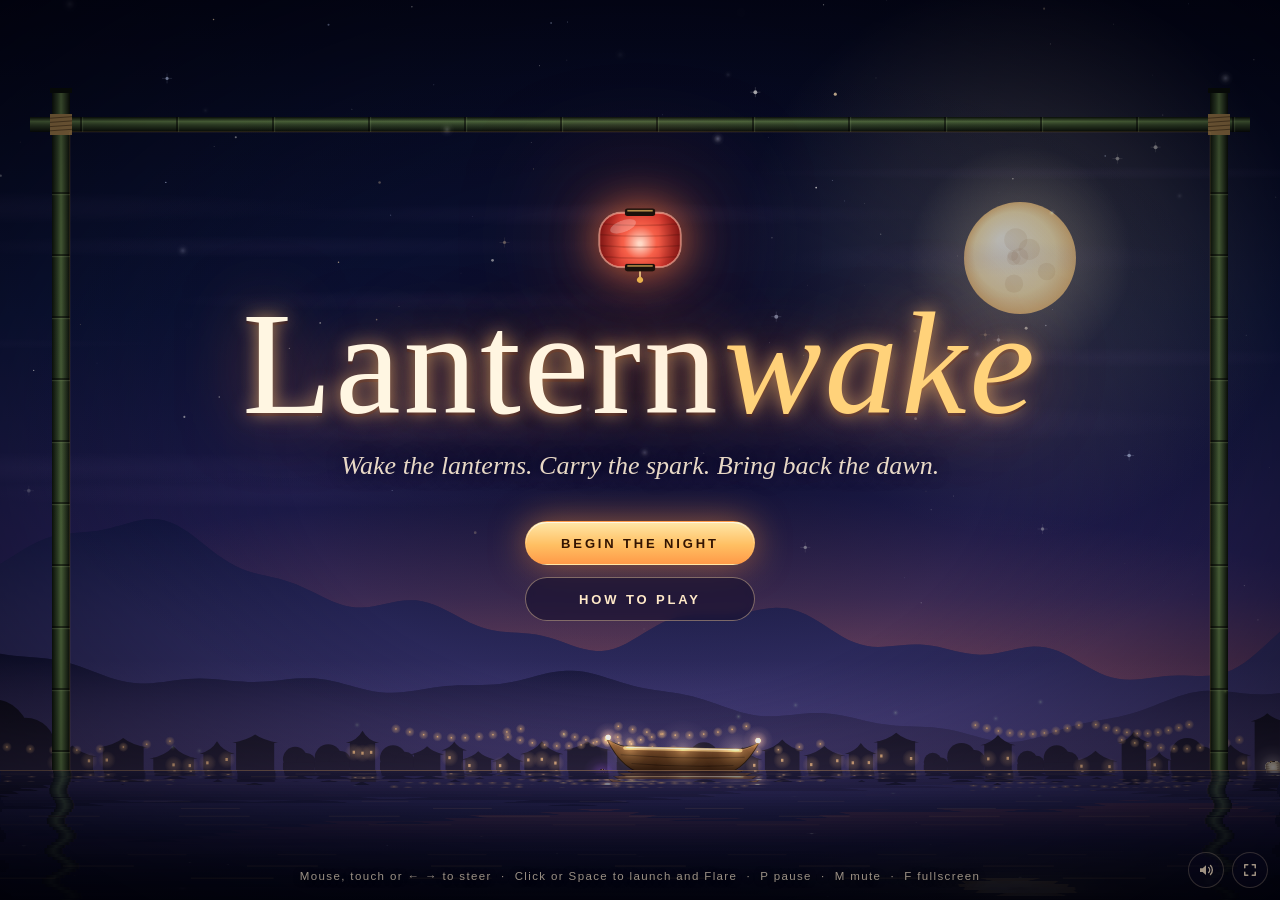
<file: fable_xhigh/index.html>
<!DOCTYPE html>
<html lang="en">
<head>
<meta charset="utf-8">
<meta name="viewport" content="width=device-width, initial-scale=1, maximum-scale=1, user-scalable=no, viewport-fit=cover">
<meta name="theme-color" content="#05061a">
<title>Lanternwake</title>
<link rel="icon" href="data:image/svg+xml,%3Csvg xmlns='http://www.w3.org/2000/svg' viewBox='0 0 64 64'%3E%3Cdefs%3E%3CradialGradient id='g' cx='.5' cy='.55' r='.6'%3E%3Cstop offset='0' stop-color='%23fff0b0'/%3E%3Cstop offset='.4' stop-color='%23ff7a3c'/%3E%3Cstop offset='1' stop-color='%23a81818'/%3E%3C/radialGradient%3E%3C/defs%3E%3Crect width='64' height='64' rx='14' fill='%2308091e'/%3E%3Crect x='10' y='14' width='44' height='36' rx='15' fill='url(%23g)'/%3E%3Crect x='24' y='10' width='16' height='6' rx='2' fill='%231b110b'/%3E%3Crect x='24' y='48' width='16' height='6' rx='2' fill='%231b110b'/%3E%3C/svg%3E">
<link rel="stylesheet" href="css/style.css">
</head>
<body>
<canvas id="game" aria-label="Lanternwake game"></canvas>

<div id="ui">

  <section class="screen" id="scr-title">
    <div class="title-block">
      <img id="logo-lantern" class="logo-lantern" alt="">
      <h1 class="logo"><span>Lantern</span><em>wake</em></h1>
      <p class="tagline">Wake the lanterns. Carry the spark. Bring back the dawn.</p>
      <div class="menu">
        <button type="button" class="btn primary" id="btn-start">Begin the Night</button>
        <button type="button" class="btn" id="btn-how">How to Play</button>
      </div>
      <p class="best" id="best-line">&nbsp;</p>
    </div>
    <p class="foot">Mouse, touch or ← → to steer &nbsp;·&nbsp; Click or Space to launch and Flare &nbsp;·&nbsp; P pause &nbsp;·&nbsp; M mute &nbsp;·&nbsp; F fullscreen</p>
  </section>

  <section class="screen veil" id="scr-how">
    <div class="panel wide">
      <h2>How to Play</h2>
      <div class="how-grid">
        <div><b>Steer</b><span>Your boat follows the mouse (or your finger, or the ← → keys). Keep the spark out of the river.</span></div>
        <div><b>Launch &amp; Flare</b><span>Click or press Space to launch. Click again at the instant a spark lands on the boat for a <i>Flare</i>: a faster shot that pierces lanterns.</span></div>
        <div><b>Chain</b><span>Wake lanterns in quick succession. The chain multiplies everything you score, up to ×8.</span></div>
        <div><b>Fireflies</b><span>Catch them with the boat. Forty fill the jar and earn a spare spark.</span></div>
        <div><b>Wishes</b><span>After every stage, choose one wish. It stays with you until dawn.</span></div>
        <div><b>Guardians</b><span>Each night ends with a guardian. Dodge what they throw; your spark does the rest.</span></div>
      </div>
      <h3>Lanterns</h3>
      <div class="legend" id="lantern-legend"></div>
      <h3>Charms</h3>
      <div class="legend charms" id="charm-list"></div>
      <div class="menu row">
        <button type="button" class="btn primary" id="btn-how-back">Back</button>
      </div>
    </div>
  </section>

  <section class="screen veil" id="scr-pause">
    <div class="panel">
      <p class="eyebrow">The river waits</p>
      <h2>Paused</h2>
      <div class="sliders">
        <label><span>Music</span><input type="range" id="vol-music" min="0" max="100" step="1"></label>
        <label><span>Sound</span><input type="range" id="vol-sfx" min="0" max="100" step="1"></label>
        <label class="check"><input type="checkbox" id="opt-shake"><span>Screen shake</span></label>
      </div>
      <div class="menu">
        <button type="button" class="btn primary" id="btn-resume">Resume</button>
        <button type="button" class="btn" id="btn-restart">Restart Run</button>
        <button type="button" class="btn" id="btn-quit">Quit to Title</button>
      </div>
      <div class="owned" id="pause-wishes"></div>
    </div>
  </section>

  <section class="screen veil soft" id="scr-wish">
    <div class="wish-wrap">
      <p class="eyebrow" id="wish-eyebrow">Stage clear</p>
      <h2>Make a Wish</h2>
      <p class="sub">Choose one. It stays with you until dawn.</p>
      <div class="cards" id="wish-cards"></div>
      <p class="hint">Click a wish, or press 1 · 2 · 3</p>
    </div>
  </section>

  <section class="screen veil" id="scr-end">
    <div class="panel">
      <p class="eyebrow" id="end-eyebrow"></p>
      <h2 id="end-title"></h2>
      <p class="sub" id="end-sub"></p>
      <div class="stats" id="end-stats"></div>
      <div class="owned" id="end-wishes"></div>
      <div class="menu row">
        <button type="button" class="btn primary" id="btn-again">Play Again</button>
        <button type="button" class="btn" id="btn-title">Title</button>
      </div>
    </div>
  </section>

  <div class="corner">
    <button type="button" class="icon-btn" id="btn-pause" title="Pause (P)" aria-label="Pause">
      <svg viewBox="0 0 24 24"><rect x="6" y="5" width="4" height="14" rx="1"/><rect x="14" y="5" width="4" height="14" rx="1"/></svg>
    </button>
    <button type="button" class="icon-btn" id="btn-sound" title="Mute (M)" aria-label="Sound">
      <svg viewBox="0 0 24 24"><path d="M4 9.5h3.5L12 5.5v13l-4.5-4H4z"/><path class="wave" d="M15.5 8.5a5 5 0 0 1 0 7M18 6a8.5 8.5 0 0 1 0 12" fill="none" stroke-width="1.8" stroke-linecap="round"/><path class="cross" d="M15.5 9.5l5 5m0-5l-5 5" fill="none" stroke-width="1.8" stroke-linecap="round"/></svg>
    </button>
    <button type="button" class="icon-btn" id="btn-full" title="Fullscreen (F)" aria-label="Fullscreen">
      <svg viewBox="0 0 24 24"><path d="M5 9V5h4M15 5h4v4M19 15v4h-4M9 19H5v-4" fill="none" stroke-width="2" stroke-linecap="round" stroke-linejoin="round"/></svg>
    </button>
  </div>
</div>

<script src="js/util.js"></script>
<script src="js/data.js"></script>
<script src="js/audio.js"></script>
<script src="js/art.js"></script>
<script src="js/game.js"></script>
<script src="js/boss.js"></script>
<script src="js/render.js"></script>
<script src="js/ui.js"></script>
<script src="js/main.js"></script>
</body>
</html>
</file>
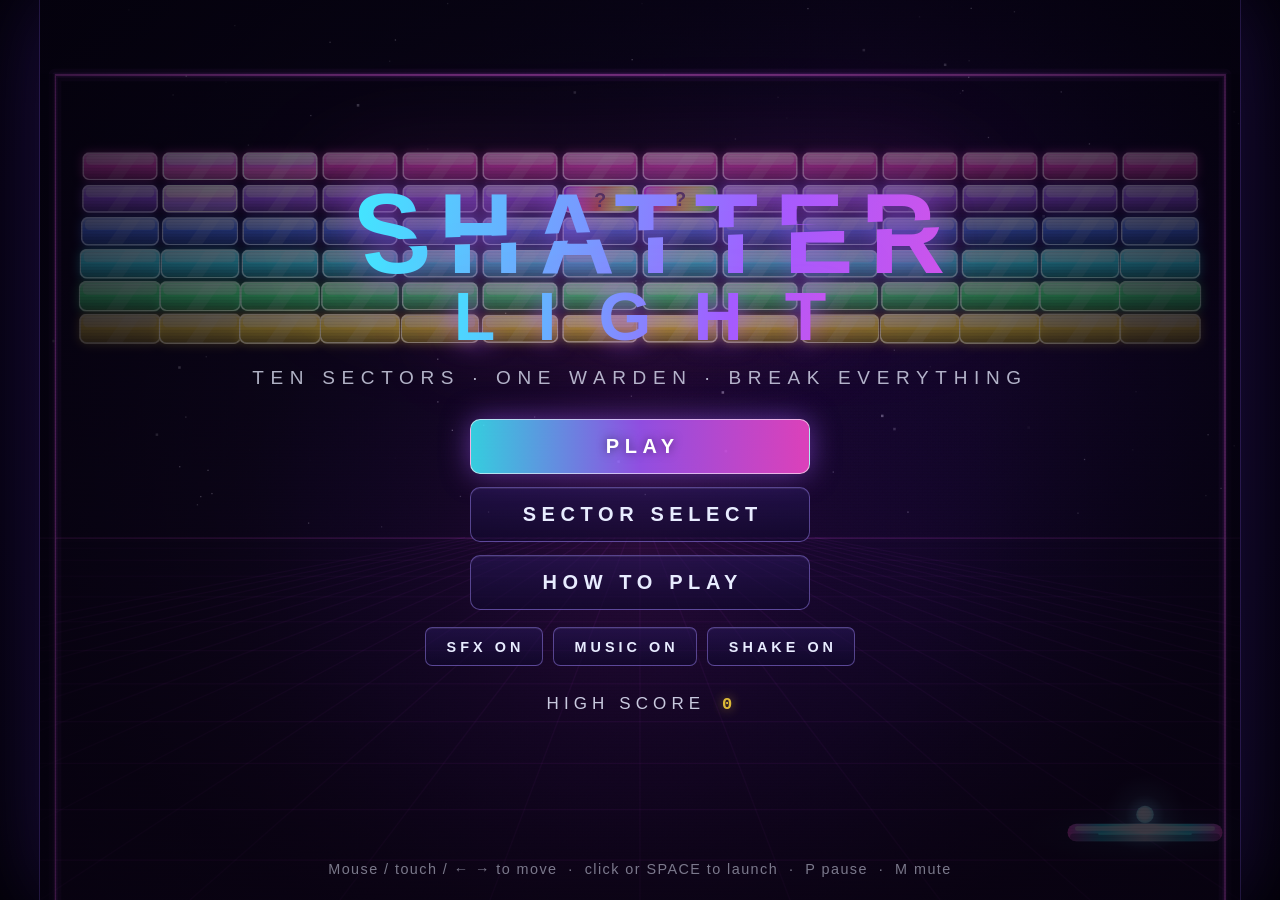
<file: opus_high/index.html>
<!doctype html>
<html lang="en">
<head>
  <meta charset="utf-8">
  <meta name="viewport" content="width=device-width, initial-scale=1, maximum-scale=1, user-scalable=no">
  <meta name="theme-color" content="#05020f">
  <title>SHATTERLIGHT</title>
  <link rel="icon" href="data:image/svg+xml,%3Csvg xmlns='http://www.w3.org/2000/svg' viewBox='0 0 64 64'%3E%3Crect width='64' height='64' rx='12' fill='%2307041a'/%3E%3Crect x='8' y='12' width='22' height='9' rx='2' fill='%23ff4bd2'/%3E%3Crect x='34' y='12' width='22' height='9' rx='2' fill='%23a45bff'/%3E%3Crect x='8' y='24' width='22' height='9' rx='2' fill='%233bf0ff'/%3E%3Ccircle cx='40' cy='42' r='5' fill='%23fff'/%3E%3Crect x='14' y='52' width='36' height='5' rx='2.5' fill='%233bf0ff'/%3E%3C/svg%3E">
  <link rel="stylesheet" href="css/style.css">
</head>
<body>
  <div id="wrap">
    <canvas id="game" aria-label="Shatterlight game field"></canvas>

    <div id="ui">
      <!-- TITLE -->
      <section class="screen show" id="scr-title">
        <div class="logo" aria-label="Shatterlight">
          <span class="word w1" data-text="SHATTER">SHATTER</span>
          <span class="word w2" data-text="LIGHT">LIGHT</span>
        </div>
        <div class="tag">Ten sectors &middot; one Warden &middot; break everything</div>
        <nav class="menu">
          <button class="primary" data-act="play">PLAY</button>
          <button data-act="select">SECTOR SELECT</button>
          <button data-act="howto">HOW TO PLAY</button>
          <div class="toggles">
            <button class="small" data-act="sfx" id="btn-sfx">SFX ON</button>
            <button class="small" data-act="music" id="btn-music">MUSIC ON</button>
            <button class="small" data-act="shake" id="btn-shake">SHAKE ON</button>
          </div>
        </nav>
        <div class="best">HIGH SCORE <b id="title-best">0</b></div>
        <div class="hint">Mouse / touch / &larr; &rarr; to move &nbsp;&middot;&nbsp; click or SPACE to launch &nbsp;&middot;&nbsp; P pause &nbsp;&middot;&nbsp; M mute</div>
      </section>

      <!-- SECTOR SELECT -->
      <section class="screen" id="scr-select">
        <h2>SECTOR SELECT</h2>
        <p class="sub">Clear a sector to unlock the next. Scores start from zero.</p>
        <div class="sectors" id="sector-grid"></div>
        <button data-act="back">BACK</button>
      </section>

      <!-- HOW TO PLAY -->
      <section class="screen" id="scr-howto">
        <h2>HOW TO PLAY</h2>
        <div class="howto">
          <div class="col">
            <h3>CONTROLS</h3>
            <p><b>Mouse / Touch</b> &mdash; slide the paddle<br><b>&larr; &rarr; / A D</b> &mdash; keyboard movement<br><b>Click / Space</b> &mdash; launch &amp; release<br><b>P / Esc</b> &mdash; pause &nbsp; <b>M</b> &mdash; mute</p>
            <h3>BRICKS</h3>
            <ul class="legend">
              <li><i class="bk crystal"></i>Crystal &mdash; one hit</li>
              <li><i class="bk armor"></i>Armoured &mdash; two or three hits</li>
              <li><i class="bk steel"></i>Steel &mdash; unbreakable</li>
              <li><i class="bk bomb"></i>Volatile &mdash; detonates neighbours</li>
              <li><i class="bk prism"></i>Prism &mdash; always drops a power-up</li>
            </ul>
            <h3>SCORING</h3>
            <p>Every brick broken before the ball returns to your paddle builds a <b>combo</b>. Each six links raise the multiplier &mdash; and the notes climb the scale. Clear a sector without losing a ball for a <b>flawless</b> bonus.</p>
          </div>
          <div class="col">
            <h3>POWER-UPS</h3>
            <ul class="caps">
              <li><span class="chip" style="--c:#4b8bff">E</span><b>Expand</b> wider paddle</li>
              <li><span class="chip" style="--c:#ff4bd2">M</span><b>Multiball</b> every ball splits in three</li>
              <li><span class="chip" style="--c:#ff3b5c">L</span><b>Lasers</b> twin auto-cannons</li>
              <li><span class="chip" style="--c:#4dff88">C</span><b>Magnet</b> catch &amp; aim the ball</li>
              <li><span class="chip" style="--c:#3bf0ff">S</span><b>Slow-mo</b> calmer ball speed</li>
              <li><span class="chip" style="--c:#ff8a3b">F</span><b>Fireball</b> melts through bricks</li>
              <li><span class="chip" style="--c:#e6ecff">B</span><b>Barrier</b> saves one lost ball</li>
              <li><span class="chip" style="--c:#fff36b">Z</span><b>Chain Zap</b> lightning arcs</li>
              <li><span class="chip" style="--c:#ffd93b">1UP</span><b>Extra life</b></li>
              <li><span class="chip bad" style="--c:#8d7bb0">!</span><b>Shrink</b> avoid this one</li>
            </ul>
            <p class="warn">Sectors 5 and 10 are guarded by <b>the Warden</b>. Shatter its orbiting shields, strike the core, and dodge its plasma &mdash; a hit stuns your paddle.</p>
          </div>
        </div>
        <button data-act="back">BACK</button>
      </section>

      <!-- PAUSE -->
      <section class="screen" id="scr-pause">
        <h2>PAUSED</h2>
        <nav class="menu">
          <button class="primary" data-act="resume">RESUME</button>
          <button data-act="restart">RESTART SECTOR</button>
          <div class="toggles">
            <button class="small" data-act="sfx">SFX ON</button>
            <button class="small" data-act="music">MUSIC ON</button>
            <button class="small" data-act="shake">SHAKE ON</button>
          </div>
          <button data-act="quit">QUIT TO TITLE</button>
        </nav>
      </section>

      <!-- GAME OVER -->
      <section class="screen" id="scr-over">
        <h2 class="glitch" data-text="SIGNAL LOST">SIGNAL LOST</h2>
        <div class="stats">
          <div><span>SCORE</span><b id="over-score">0</b></div>
          <div><span>SECTOR</span><b id="over-sector">1</b></div>
          <div><span>BEST COMBO</span><b id="over-combo">0</b></div>
        </div>
        <div class="record" id="over-record">NEW HIGH SCORE</div>
        <nav class="menu">
          <button class="primary" data-act="retry" id="btn-retry">RETRY SECTOR</button>
          <button data-act="quit">TITLE</button>
        </nav>
      </section>

      <!-- VICTORY -->
      <section class="screen" id="scr-victory">
        <h2 class="victory">THE WARDEN HAS FALLEN</h2>
        <p class="sub">All ten sectors are free. The light is yours.</p>
        <div class="stats">
          <div><span>SCORE</span><b id="win-score">0</b></div>
          <div><span>LIVES LEFT</span><b id="win-lives">0</b></div>
          <div><span>BEST COMBO</span><b id="win-combo">0</b></div>
        </div>
        <div class="record" id="win-record">NEW HIGH SCORE</div>
        <nav class="menu">
          <button class="primary" data-act="endless">ENTER ENDLESS MODE</button>
          <button data-act="quit">TITLE</button>
        </nav>
      </section>
    </div>
  </div>

  <script src="js/audio.js"></script>
  <script src="js/levels.js"></script>
  <script src="js/game.js"></script>
</body>
</html>
</file>
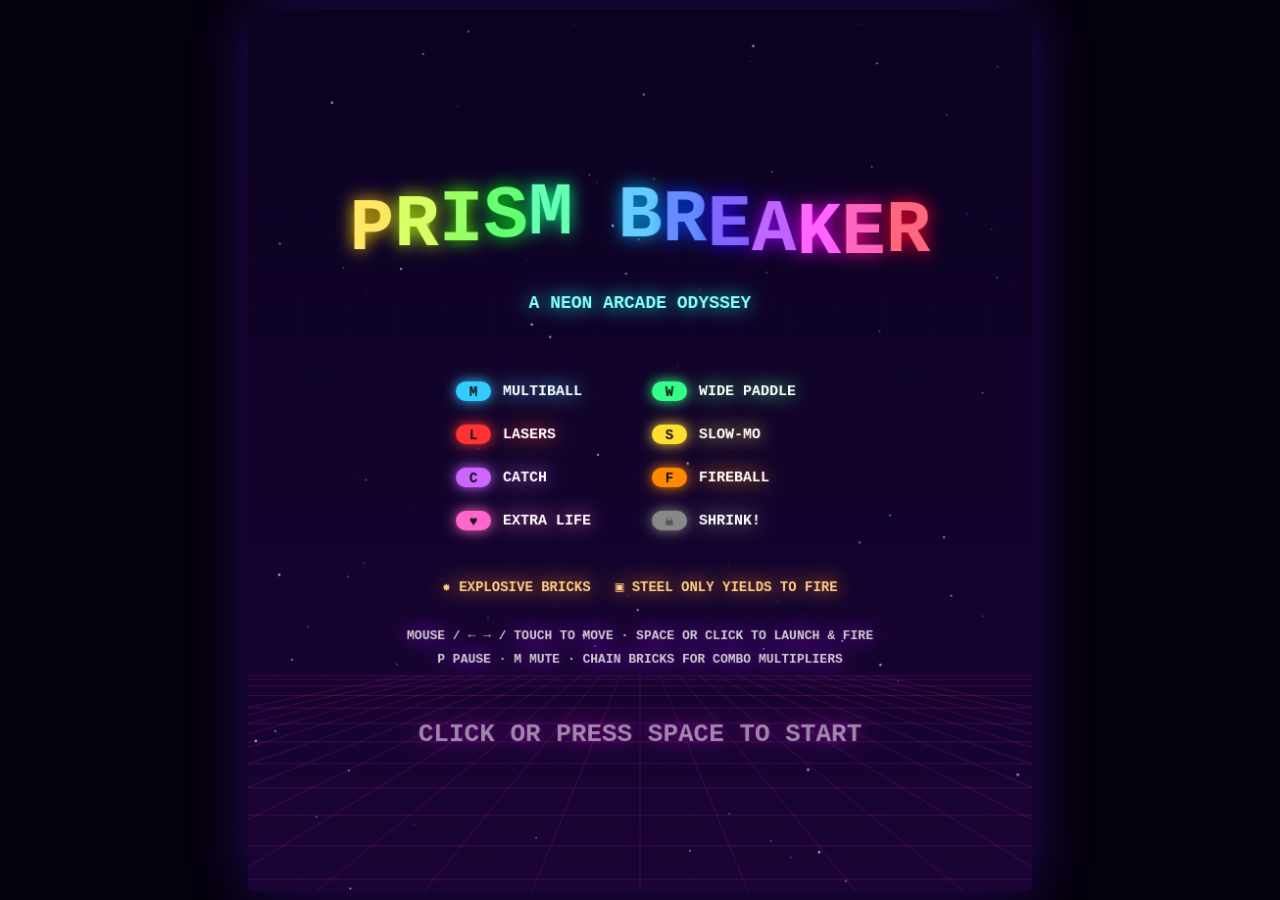
<file: opus_low/index.html>
<!DOCTYPE html>
<html lang="en">
<head>
<meta charset="UTF-8">
<meta name="viewport" content="width=device-width,initial-scale=1">
<title>PRISM BREAKER</title>
<style>
  html,body{margin:0;height:100%;background:#05010d;overflow:hidden;font-family:"Courier New",monospace;}
  body{display:flex;align-items:center;justify-content:center;}
  canvas{display:block;box-shadow:0 0 60px #6b1fff55;border-radius:6px;touch-action:none;cursor:none;}
</style>
</head>
<body>
<canvas id="c"></canvas>
<script>
(() => {
'use strict';
const W = 800, H = 900;
const cv = document.getElementById('c'), ctx = cv.getContext('2d');
cv.width = W; cv.height = H;
function fit(){ const s = Math.min(innerWidth / W, innerHeight / H) * 0.98; cv.style.width = W*s+'px'; cv.style.height = H*s+'px'; }
addEventListener('resize', fit); fit();

// ---------- AUDIO ----------
let AC = null, master, muted = false;
function audio(){ if (!AC) { AC = new (window.AudioContext||window.webkitAudioContext)(); master = AC.createGain(); master.gain.value = 0.35; master.connect(AC.destination);} if (AC.state==='suspended') AC.resume(); }
function tone(f, d=0.1, type='square', v=0.3, slide=0, delay=0){
  if (!AC || muted) return;
  const t = AC.currentTime + delay, o = AC.createOscillator(), g = AC.createGain();
  o.type = type; o.frequency.setValueAtTime(f, t);
  if (slide) o.frequency.exponentialRampToValueAtTime(Math.max(20, f+slide), t+d);
  g.gain.setValueAtTime(v, t); g.gain.exponentialRampToValueAtTime(0.001, t+d);
  o.connect(g); g.connect(master); o.start(t); o.stop(t+d+0.02);
}
function noise(d=0.2, v=0.3){
  if (!AC || muted) return;
  const b = AC.createBuffer(1, AC.sampleRate*d, AC.sampleRate), a = b.getChannelData(0);
  for (let i=0;i<a.length;i++) a[i] = (Math.random()*2-1)*(1-i/a.length);
  const s = AC.createBufferSource(), g = AC.createGain(), f = AC.createBiquadFilter();
  f.type='lowpass'; f.frequency.value=1200; s.buffer=b; g.gain.value=v;
  s.connect(f); f.connect(g); g.connect(master); s.start();
}
const PENTA = [0,2,4,7,9,12,14,16,19,21,24];
const sfx = {
  brick(c){ const n = PENTA[Math.min(c, PENTA.length-1)]; tone(440*Math.pow(2,n/12), 0.12, 'square', 0.18); tone(880*Math.pow(2,n/12), 0.08, 'sine', 0.1); },
  paddle(){ tone(220, 0.08, 'triangle', 0.35, 110); },
  wall(){ tone(160, 0.04, 'sine', 0.2); },
  steel(){ tone(1200, 0.06, 'square', 0.12, -600); },
  power(){ [0,4,7,12].forEach((n,i)=>tone(523*Math.pow(2,n/12),0.1,'square',0.15,0,i*0.05)); },
  bad(){ tone(300,0.3,'sawtooth',0.2,-200); },
  boom(){ noise(0.4,0.6); tone(80,0.3,'sine',0.5,-50); },
  laser(){ tone(1400,0.08,'sawtooth',0.08,-900); },
  lose(){ tone(400,0.5,'sawtooth',0.25,-350); noise(0.3,0.3); },
  win(){ [0,4,7,12,16,19,24].forEach((n,i)=>tone(392*Math.pow(2,n/12),0.18,'square',0.15,0,i*0.08)); },
  over(){ [12,7,4,0].forEach((n,i)=>tone(262*Math.pow(2,n/12),0.3,'triangle',0.25,0,i*0.2)); },
};

// ---------- INPUT ----------
const keys = {};
let mouseX = null;
addEventListener('keydown', e => {
  keys[e.code] = true; audio();
  if (e.code==='Space'||e.code==='ArrowUp') { e.preventDefault(); action(); }
  if (e.code==='KeyP'||e.code==='Escape') togglePause();
  if (e.code==='KeyM') muted = !muted;
  if (e.code==='ArrowLeft'||e.code==='ArrowRight') mouseX = null;
});
addEventListener('keyup', e => keys[e.code] = false);
function toCanvas(cx){ const r = cv.getBoundingClientRect(); return (cx - r.left) * W / r.width; }
cv.addEventListener('mousemove', e => mouseX = toCanvas(e.clientX));
cv.addEventListener('mousedown', () => { audio(); action(); });
cv.addEventListener('touchstart', e => { e.preventDefault(); audio(); mouseX = toCanvas(e.touches[0].clientX); action(); }, {passive:false});
cv.addEventListener('touchmove', e => { e.preventDefault(); mouseX = toCanvas(e.touches[0].clientX); }, {passive:false});

// ---------- STATE ----------
const COLS = 12, BW = 60, BH = 26, BX = (W - COLS*BW)/2, BY = 110;
let state = 'title', score = 0, shownScore = 0, lives = 3, level = 0, combo = 0;
let best = +localStorage.getItem('prismBest') || 0;
let paddle, bricks, balls = [], drops = [], particles = [], lasers = [], floaters = [], timers = {}, shake = 0, flash = 0, msgT = 0, time = 0, stars = [];
for (let i=0;i<120;i++) stars.push({x:Math.random()*W, y:Math.random()*H, z:Math.random()*2+0.3});

const HUES = [330, 290, 260, 200, 170, 120, 50, 20];
// Level maps: . empty, 1-3 hp normal, S steel, X explosive, ? random-hp
const LEVELS = [
  ['............','111111111111','222222222222','111111111111','............','111111111111','222222222222'],
  ['.....11.....','....1221....','...123321...','..12333321..','...123321...','....1221....','.....11.....'],
  ['1.1.1.1.1.1.','.2.2.2.2.2.2','X.X.X.X.X.X.','.3.3.3.3.3.3','1.1.1.1.1.1.','.2.2.2.2.2.2'],
  ['SS........SS','S2222222222S','.2XXXXXXXX2.','.2333333332.','.2XXXXXXXX2.','S2222222222S','SS........SS'],
  ['3..3..3..3..','.22.22.22.22','111111111111','SSSS.XX.SSSS','222222222222','.33.33.33.33','111111111111'],
  ['..33333333..','.3XX1111XX3.','3X11222211X3','3122S..S2213','3X11222211X3','.3XX1111XX3.','..33333333..'],
  ['1S1S1S1S1S1S','222222222222','X3X3X3X3X3X3','333333333333','S.S.S.S.S.S.','????????????','????????????','XXXXXXXXXXXX'],
];
function makeLevel(n){
  let map = LEVELS[n % LEVELS.length];
  const cycle = Math.floor(n / LEVELS.length);
  bricks = [];
  map.forEach((row, r) => [...row].forEach((ch, c) => {
    if (ch === '.') return;
    let hp = ch==='S' ? Infinity : ch==='X' ? 1 : ch==='?' ? 1+Math.floor(Math.random()*3) : +ch;
    if (hp !== Infinity && cycle) hp = Math.min(hp + cycle, 5);
    bricks.push({x:BX+c*BW, y:BY+r*BH, w:BW, h:BH, hp, max:hp, steel:ch==='S', boom:ch==='X', hue:HUES[r % HUES.length] + n*25, hit:0, alive:true});
  }));
}
function newPaddle(){ paddle = {x:W/2, y:H-70, w:120, tw:120, h:16, vx:0}; }
function newBall(stuck=true){ return {x:paddle.x, y:paddle.y-18, vx:0, vy:0, r:8, stuck, off:0, trail:[], fire:false}; }
function speed(){ return (7 + level*0.45) * (timers.slow > 0 ? 0.65 : 1); }

function startGame(){ score = 0; shownScore = 0; lives = 3; level = 0; startLevel(); }
function startLevel(){
  makeLevel(level); newPaddle();
  timers = {wide:0, laser:0, slow:0, sticky:0, fire:0, shrink:0};
  balls = [newBall()]; drops = []; particles = []; lasers = []; floaters = []; combo = 0;
  state = 'play'; msgT = 2;
}
function action(){
  if (state==='title' || state==='over') { startGame(); return; }
  if (state==='clear' && msgT <= 0) { level++; startLevel(); return; }
  if (state==='paused') { state='play'; return; }
  if (state!=='play') return;
  let launched = false;
  for (const b of balls) if (b.stuck) { launch(b); launched = true; }
  if (!launched && timers.laser > 0) fireLaser();
}
function launch(b){ b.stuck = false; const a = -Math.PI/2 + (b.off/paddle.w)*1.2 + (Math.random()-0.5)*0.1; const s = speed(); b.vx = Math.cos(a)*s; b.vy = Math.sin(a)*s; sfx.paddle(); }
function togglePause(){ if (state==='play') state='paused'; else if (state==='paused') state='play'; }
let laserCd = 0;
function fireLaser(){ if (laserCd>0) return; laserCd = 0.25; sfx.laser(); lasers.push({x:paddle.x-paddle.w/2+8, y:paddle.y}, {x:paddle.x+paddle.w/2-8, y:paddle.y}); }

// ---------- POWERUPS ----------
const POWERS = {
  multi:{c:'#3cf', l:'M', name:'MULTIBALL'}, wide:{c:'#3f8', l:'W', name:'WIDE PADDLE'},
  laser:{c:'#f33', l:'L', name:'LASERS'}, slow:{c:'#fd3', l:'S', name:'SLOW-MO'},
  sticky:{c:'#c6f', l:'C', name:'CATCH'}, fire:{c:'#f80', l:'F', name:'FIREBALL'},
  life:{c:'#f6c', l:'♥', name:'EXTRA LIFE'}, shrink:{c:'#888', l:'☠', name:'SHRINK!'},
};
const POOL = ['multi','multi','wide','wide','laser','laser','slow','sticky','fire','fire','life','shrink','shrink'];
function spawnDrop(x,y){ if (Math.random() < 0.16) drops.push({x, y, t:POOL[Math.floor(Math.random()*POOL.length)], vy:2.6}); }
function applyPower(t){
  const p = POWERS[t]; floater(paddle.x, paddle.y-30, p.name, p.c, 22);
  if (t==='shrink') { sfx.bad(); timers.shrink = 10; timers.wide = 0; shake = 6; return; }
  sfx.power(); score += 50;
  if (t==='multi') { const add = []; for (const b of balls.slice(0, 6)) for (const da of [-0.4, 0.4]) {
      if (b.stuck) launch(b);
      const s = Math.hypot(b.vx,b.vy), a = Math.atan2(b.vy,b.vx)+da;
      add.push({...b, trail:[], vx:Math.cos(a)*s, vy:Math.sin(a)*s}); }
    balls.push(...add); }
  else if (t==='life') lives = Math.min(lives+1, 9);
  else { timers[t] = t==='fire' ? 8 : 15; if (t==='wide') timers.shrink = 0; }
}

// ---------- FX ----------
function burst(x,y,hue,n=12,sp=5){ for (let i=0;i<n;i++){ const a=Math.random()*6.283, s=Math.random()*sp; particles.push({x,y,vx:Math.cos(a)*s,vy:Math.sin(a)*s-1,life:1,dec:0.015+Math.random()*0.03,hue,sz:2+Math.random()*4}); } }
function floater(x,y,text,col,size=18){ floaters.push({x,y,text,col,size,life:1}); }

function damage(br, ball){
  if (br.steel) { br.hit = 1; sfx.steel(); if (!(ball && ball.fire)) return; }
  br.hp -= (ball && ball.fire) ? 99 : 1; br.hit = 1;
  if (br.hp > 0) { sfx.brick(combo); burst(br.x+br.w/2, br.y+br.h/2, br.hue, 4, 2); return; }
  br.alive = false; combo++;
  const pts = (br.steel ? 100 : 10*br.max) * Math.min(combo, 10);
  score += pts; sfx.brick(combo);
  if (combo > 1) floater(br.x+br.w/2, br.y, '+'+pts+(combo>2?' x'+combo:''), `hsl(${br.hue},100%,75%)`, 14+Math.min(combo,10));
  burst(br.x+br.w/2, br.y+br.h/2, br.hue, 14, 5);
  spawnDrop(br.x+br.w/2, br.y+br.h/2);
  if (br.boom) explode(br);
}
function explode(br){
  sfx.boom(); shake = Math.max(shake, 12); flash = 0.3;
  burst(br.x+br.w/2, br.y+br.h/2, 30, 40, 9);
  const cx = br.x+br.w/2, cy = br.y+br.h/2;
  setTimeout(() => { if (!bricks) return; for (const o of bricks) if (o.alive && !o.steel && Math.abs(o.x+o.w/2-cx) <= BW*1.1 && Math.abs(o.y+o.h/2-cy) <= BH*1.1) damage(o, {fire:true}); }, 60);
}

// ---------- UPDATE ----------
function update(dt){
  time += dt; msgT -= dt;
  for (const s of stars) { s.y += s.z * dt * 30; if (s.y > H) { s.y = 0; s.x = Math.random()*W; } }
  shownScore += (score - shownScore) * Math.min(1, dt*10);
  if (Math.abs(score-shownScore) < 1) shownScore = score;
  shake *= 0.88; flash = Math.max(0, flash - dt);
  updateFx(dt);
  if (state !== 'play') return;

  for (const k in timers) if (timers[k] > 0) timers[k] -= dt;
  laserCd -= dt;
  if (timers.laser > 0 && (keys.Space || keys.ArrowUp) && !balls.some(b=>b.stuck)) fireLaser();
  paddle.tw = timers.wide > 0 ? 190 : timers.shrink > 0 ? 75 : 120;
  paddle.w += (paddle.tw - paddle.w) * Math.min(1, dt*10);

  const oldX = paddle.x;
  if (keys.ArrowLeft || keys.KeyA) paddle.x -= 780*dt;
  if (keys.ArrowRight || keys.KeyD) paddle.x += 780*dt;
  if (mouseX !== null && !(keys.ArrowLeft||keys.ArrowRight||keys.KeyA||keys.KeyD)) paddle.x += (mouseX - paddle.x) * Math.min(1, dt*25);
  paddle.x = Math.max(paddle.w/2, Math.min(W - paddle.w/2, paddle.x));
  paddle.vx = (paddle.x - oldX) / Math.max(dt, 1e-3);

  // substep balls
  const steps = 4, sdt = dt*60/steps;
  for (const b of balls) {
    b.fire = timers.fire > 0;
    if (b.stuck) { b.x = paddle.x + b.off; b.y = paddle.y - paddle.h/2 - b.r; continue; }
    // keep speed in sync
    const cs = Math.hypot(b.vx,b.vy), ts = speed();
    b.vx *= 1 + (ts/cs - 1)*0.05; b.vy *= 1 + (ts/cs - 1)*0.05;
    for (let s=0; s<steps && !b.dead; s++) stepBall(b, sdt);
    b.trail.push({x:b.x, y:b.y}); if (b.trail.length > 12) b.trail.shift();
  }
  balls = balls.filter(b => !b.dead);
  if (!balls.length) loseLife();

  for (const l of lasers) { l.y -= 14*dt*60;
    for (const br of bricks) if (br.alive && l.x>br.x && l.x<br.x+br.w && l.y>br.y && l.y<br.y+br.h) { l.dead = true; damage(br); break; }
    if (l.y < 0) l.dead = true; }
  lasers = lasers.filter(l => !l.dead);

  for (const d of drops) { d.y += d.vy*dt*60;
    if (d.y+10 > paddle.y-paddle.h/2 && d.y-10 < paddle.y+paddle.h/2 && Math.abs(d.x-paddle.x) < paddle.w/2+14) { d.dead = true; applyPower(d.t); burst(d.x,d.y,0,20,4); }
    if (d.y > H+20) d.dead = true; }
  drops = drops.filter(d => !d.dead);

  if (!bricks.some(b => b.alive && !b.steel)) {
    state = 'clear'; msgT = 1.2; sfx.win();
    const bonus = 1000 + level*250 + lives*100; score += bonus;
    floater(W/2, H/2+60, 'BONUS +'+bonus, '#ff0', 28);
    for (let i=0;i<8;i++) burst(Math.random()*W, Math.random()*H/2, Math.random()*360, 30, 7);
  }
}
function stepBall(b, k){
  b.x += b.vx*k; b.y += b.vy*k;
  if (b.x < b.r) { b.x = b.r; b.vx = Math.abs(b.vx); sfx.wall(); }
  if (b.x > W-b.r) { b.x = W-b.r; b.vx = -Math.abs(b.vx); sfx.wall(); }
  if (b.y < b.r+60) { b.y = b.r+60; b.vy = Math.abs(b.vy); sfx.wall(); }
  if (b.y > H+20) { b.dead = true; return; }
  // paddle
  const p = paddle;
  if (b.vy > 0 && b.y+b.r > p.y-p.h/2 && b.y-b.r < p.y+p.h/2 && Math.abs(b.x-p.x) < p.w/2+b.r) {
    const off = Math.max(-1, Math.min(1, (b.x-p.x)/(p.w/2)));
    const a = -Math.PI/2 + off*1.1 + Math.max(-0.2, Math.min(0.2, p.vx/6000));
    const s = speed(); b.vx = Math.cos(a)*s; b.vy = Math.sin(a)*s;
    b.y = p.y - p.h/2 - b.r; combo = 0;
    sfx.paddle(); burst(b.x, b.y+b.r, 280, 6, 3);
    if (timers.sticky > 0) { b.stuck = true; b.off = b.x - p.x; }
    return;
  }
  // bricks
  for (const br of bricks) {
    if (!br.alive) continue;
    const nx = Math.max(br.x, Math.min(b.x, br.x+br.w)), ny = Math.max(br.y, Math.min(b.y, br.y+br.h));
    const dx = b.x-nx, dy = b.y-ny;
    if (dx*dx+dy*dy > b.r*b.r) continue;
    const passThrough = b.fire && !br.steel;
    if (!passThrough) {
      const ox = (b.r + br.w/2) - Math.abs(b.x - (br.x+br.w/2));
      const oy = (b.r + br.h/2) - Math.abs(b.y - (br.y+br.h/2));
      if (ox < oy) { b.vx = b.x < br.x+br.w/2 ? -Math.abs(b.vx) : Math.abs(b.vx); b.x += Math.sign(b.vx)*ox; }
      else { b.vy = b.y < br.y+br.h/2 ? -Math.abs(b.vy) : Math.abs(b.vy); b.y += Math.sign(b.vy)*oy; }
    }
    damage(br, b);
    // avoid perfectly horizontal loops
    if (Math.abs(b.vy) < 1.2) b.vy = (b.vy < 0 ? -1.2 : 1.2);
    if (!passThrough) break;
  }
}
function loseLife(){
  lives--; combo = 0; sfx.lose(); shake = 18; flash = 0.4;
  burst(paddle.x, paddle.y, 0, 40, 7);
  if (lives <= 0) { state = 'over'; sfx.over(); if (score > best) { best = score; localStorage.setItem('prismBest', best); } return; }
  timers = {wide:0, laser:0, slow:0, sticky:0, fire:0, shrink:0}; drops = []; lasers = [];
  balls = [newBall()]; msgT = 1.5;
}
function updateFx(dt){
  const k = dt*60;
  for (const p of particles) { p.x += p.vx*k; p.y += p.vy*k; p.vy += 0.12*k; p.vx *= 0.98; p.life -= p.dec*k; }
  particles = particles.filter(p => p.life > 0);
  if (particles.length > 800) particles.splice(0, particles.length-800);
  for (const f of floaters) { f.y -= 0.8*k; f.life -= 0.015*k; }
  floaters = floaters.filter(f => f.life > 0);
  if (bricks) for (const b of bricks) b.hit = Math.max(0, b.hit - dt*5);
}

// ---------- DRAW ----------
function rr(x,y,w,h,r){ ctx.beginPath(); ctx.roundRect ? ctx.roundRect(x,y,w,h,r) : ctx.rect(x,y,w,h); }
function text(t,x,y,size,col,glow=col,align='center'){
  ctx.font = `bold ${size}px "Courier New",monospace`; ctx.textAlign = align; ctx.textBaseline = 'middle';
  ctx.shadowColor = glow; ctx.shadowBlur = 18; ctx.fillStyle = col; ctx.fillText(t,x,y); ctx.shadowBlur = 0;
}
function draw(){
  ctx.save();
  if (shake > 0.5) ctx.translate((Math.random()-0.5)*shake, (Math.random()-0.5)*shake);
  // background
  const g = ctx.createLinearGradient(0,0,0,H); g.addColorStop(0,'#0a0220'); g.addColorStop(1,'#1a0435');
  ctx.fillStyle = g; ctx.fillRect(-20,-20,W+40,H+40);
  for (const s of stars) { ctx.fillStyle = `rgba(200,180,255,${s.z/2.5})`; ctx.fillRect(s.x, s.y, s.z, s.z); }
  // synthwave grid
  ctx.strokeStyle = 'rgba(255,40,200,0.18)'; ctx.lineWidth = 1;
  const hz = H-220;
  for (let i=0;i<12;i++) { const y = hz + Math.pow(((i + (time*0.8)%1)/12), 2)*220; ctx.beginPath(); ctx.moveTo(0,y); ctx.lineTo(W,y); ctx.stroke(); }
  for (let i=-12;i<=12;i++) { ctx.beginPath(); ctx.moveTo(W/2+i*20, hz); ctx.lineTo(W/2+i*110, H); ctx.stroke(); }

  if (state === 'title') { drawTitle(); ctx.restore(); return; }

  // bricks
  for (const b of bricks) {
    if (!b.alive) continue;
    const x=b.x+2, y=b.y+2, w=b.w-4, h=b.h-4;
    if (b.steel) {
      const sg = ctx.createLinearGradient(x,y,x,y+h); sg.addColorStop(0,'#ccd'); sg.addColorStop(1,'#556');
      ctx.fillStyle = sg; rr(x,y,w,h,4); ctx.fill();
      ctx.strokeStyle = b.hit ? '#fff' : '#99a'; ctx.lineWidth = 2; ctx.stroke();
      ctx.fillStyle='#334'; ctx.fillRect(x+4,y+h/2-1,w-8,2);
      continue;
    }
    const hue = b.boom ? 20 + Math.sin(time*8)*15 : b.hue;
    const light = 45 + (b.hp/b.max)*15 + b.hit*35;
    ctx.shadowColor = `hsl(${hue},100%,60%)`; ctx.shadowBlur = 12;
    const bg = ctx.createLinearGradient(x,y,x,y+h);
    bg.addColorStop(0, `hsl(${hue},100%,${light+15}%)`); bg.addColorStop(1, `hsl(${hue},90%,${light-15}%)`);
    ctx.fillStyle = bg; rr(x,y,w,h,5); ctx.fill(); ctx.shadowBlur = 0;
    ctx.fillStyle = 'rgba(255,255,255,0.35)'; ctx.fillRect(x+4,y+3,w-8,3);
    if (b.boom) text('✸', x+w/2, y+h/2+1, 16, '#fff', '#f00');
    else if (b.max > 1) { for (let i=0;i<b.hp;i++) { ctx.fillStyle='rgba(0,0,0,0.45)'; ctx.beginPath(); ctx.arc(x+w/2+(i-(b.hp-1)/2)*9, y+h/2+2, 3, 0, 7); ctx.fill(); } }
  }
  // drops
  for (const d of drops) {
    const p = POWERS[d.t];
    ctx.shadowColor = p.c; ctx.shadowBlur = 20; ctx.fillStyle = p.c;
    rr(d.x-18, d.y-10, 36, 20, 10); ctx.fill(); ctx.shadowBlur = 0;
    ctx.fillStyle = 'rgba(255,255,255,0.5)'; rr(d.x-14, d.y-8, 28, 5, 3); ctx.fill();
    text(p.l, d.x, d.y+1, 15, '#111', 'transparent');
  }
  // lasers
  ctx.shadowColor = '#f33'; ctx.shadowBlur = 12; ctx.fillStyle = '#ff8';
  for (const l of lasers) ctx.fillRect(l.x-2, l.y-14, 4, 16);
  ctx.shadowBlur = 0;
  // particles
  ctx.globalCompositeOperation = 'lighter';
  for (const p of particles) { ctx.fillStyle = `hsla(${p.hue},100%,65%,${p.life})`; ctx.fillRect(p.x-p.sz/2, p.y-p.sz/2, p.sz*p.life, p.sz*p.life); }
  // balls
  for (const b of balls) {
    const col = b.fire ? '30' : '190';
    b.trail.forEach((t,i) => { const a = i/b.trail.length; ctx.fillStyle = `hsla(${col},100%,60%,${a*0.5})`; ctx.beginPath(); ctx.arc(t.x,t.y,b.r*a,0,7); ctx.fill(); });
  }
  ctx.globalCompositeOperation = 'source-over';
  for (const b of balls) {
    ctx.shadowColor = b.fire ? '#f60' : '#0ff'; ctx.shadowBlur = 25;
    ctx.fillStyle = b.fire ? '#ffd27a' : '#fff'; ctx.beginPath(); ctx.arc(b.x,b.y,b.r,0,7); ctx.fill(); ctx.shadowBlur = 0;
    if (b.fire && Math.random()<0.6) particles.push({x:b.x,y:b.y,vx:(Math.random()-0.5)*2,vy:(Math.random()-0.5)*2,life:0.7,dec:0.05,hue:20+Math.random()*30,sz:5});
  }
  // paddle
  const p = paddle, px = p.x-p.w/2, py = p.y-p.h/2;
  const pc = timers.sticky > 0 ? '#c6f' : timers.shrink > 0 ? '#888' : '#f0f';
  ctx.shadowColor = pc; ctx.shadowBlur = 25;
  const pg = ctx.createLinearGradient(px,0,px+p.w,0); pg.addColorStop(0,'#0ff'); pg.addColorStop(0.5,pc); pg.addColorStop(1,'#0ff');
  ctx.fillStyle = pg; rr(px,py,p.w,p.h,8); ctx.fill(); ctx.shadowBlur = 0;
  ctx.fillStyle = 'rgba(255,255,255,0.6)'; rr(px+8,py+3,p.w-16,4,2); ctx.fill();
  if (timers.laser > 0) { ctx.fillStyle = '#f33'; ctx.fillRect(px+4,py-8,8,10); ctx.fillRect(px+p.w-12,py-8,8,10); }
  // floaters
  for (const f of floaters) { ctx.globalAlpha = Math.min(1, f.life*2); text(f.text, f.x, f.y, f.size, f.col); ctx.globalAlpha = 1; }
  drawHUD();
  ctx.restore();
  if (flash > 0) { ctx.fillStyle = `rgba(255,255,255,${flash*0.5})`; ctx.fillRect(0,0,W,H); }
  // overlays
  if (state === 'play' && balls.some(b => b.stuck) && msgT < 1.5) text(matchMedia('(pointer:coarse)').matches ? 'TAP TO LAUNCH' : 'CLICK / SPACE TO LAUNCH', W/2, H-130, 18, `rgba(255,255,255,${0.5+0.5*Math.sin(time*5)})`, '#f0f');
  if (state === 'play' && msgT > 0) { ctx.globalAlpha = Math.min(1, msgT); text('LEVEL '+(level+1), W/2, H/2+40, 56, '#fff', '#f0f'); ctx.globalAlpha = 1; }
  if (state === 'paused') overlay('PAUSED', 'P / CLICK TO RESUME   ·   M TO MUTE');
  if (state === 'clear') overlay('LEVEL CLEAR!', msgT <= 0 ? 'CLICK / SPACE FOR NEXT LEVEL' : '');
  if (state === 'over') overlay('GAME OVER', 'SCORE '+score+(score>=best&&score>0?'  ·  NEW BEST!':'')+'\n\nCLICK / SPACE TO PLAY AGAIN');
}
function overlay(title, sub){
  ctx.fillStyle = 'rgba(5,0,20,0.65)'; ctx.fillRect(0,0,W,H);
  text(title, W/2, H/2-30, 64, '#fff', '#f0f');
  sub.split('\n').forEach((s,i) => text(s, W/2, H/2+40+i*26, 20, '#8ff', '#0ff'));
}
function drawHUD(){
  ctx.fillStyle = 'rgba(0,0,0,0.35)'; ctx.fillRect(0,0,W,60);
  ctx.fillStyle = '#f0f'; ctx.fillRect(0,59,W,1);
  text('SCORE '+String(Math.floor(shownScore)).padStart(7,'0'), 20, 30, 22, '#fff', '#f0f', 'left');
  text('LV '+(level+1), W/2, 22, 18, '#8ff', '#0ff');
  text('BEST '+Math.max(best,score), W/2, 44, 12, '#c9f', '#90f');
  let hx = W-24; for (let i=0;i<lives;i++) { text('♥', hx, 30, 24, '#f4a', '#f08', 'right'); hx -= 26; }
  // active timers
  let i = 0;
  for (const k of ['wide','laser','slow','sticky','fire','shrink']) {
    if (timers[k] <= 0) continue;
    const p = POWERS[k], x = 20 + i*110, y = H-24, max = k==='fire'?8:k==='shrink'?10:15;
    ctx.fillStyle = 'rgba(0,0,0,0.5)'; ctx.fillRect(x, y-8, 100, 16);
    ctx.fillStyle = p.c; ctx.fillRect(x, y-8, 100*Math.max(0,timers[k])/max, 16);
    text(p.name, x+50, y+1, 11, '#000', 'transparent');
    i++;
  }
  if (combo > 2) text('COMBO x'+combo, W-20, H-24, 18, '#ff0', '#f80', 'right');
  if (muted) text('MUTED', W/2, H-24, 12, '#888', '#000');
}
function drawTitle(){
  const t = 'PRISM BREAKER';
  ctx.font = 'bold 76px "Courier New",monospace';
  const tw = ctx.measureText(t).width; let x = W/2 - tw/2;
  for (let i=0;i<t.length;i++) {
    const cw = ctx.measureText(t[i]).width;
    text(t[i], x+cw/2, 220 + Math.sin(time*3+i*0.5)*10, 76, `hsl(${(time*60+i*25)%360},100%,70%)`, `hsl(${(time*60+i*25)%360},100%,50%)`);
    x += cw;
  }
  text('A NEON ARCADE ODYSSEY', W/2, 300, 18, '#8ff', '#0ff');
  const rows = [['M','multi'],['W','wide'],['L','laser'],['S','slow'],['C','sticky'],['F','fire'],['♥','life'],['☠','shrink']];
  rows.forEach(([l,k],i) => {
    const p = POWERS[k], cx = W/2 - 170 + (i%2)*200, cy = 390 + Math.floor(i/2)*44;
    ctx.fillStyle = p.c; ctx.shadowColor = p.c; ctx.shadowBlur = 14; rr(cx-18,cy-10,36,20,10); ctx.fill(); ctx.shadowBlur=0;
    text(l, cx, cy+1, 14, '#111', 'transparent');
    text(p.name, cx+30, cy, 15, '#fff', p.c, 'left');
  });
  text('✸ EXPLOSIVE BRICKS   ▣ STEEL ONLY YIELDS TO FIRE', W/2, 590, 14, '#fc8', '#f80');
  text('MOUSE / ← → / TOUCH TO MOVE · SPACE OR CLICK TO LAUNCH & FIRE', W/2, 640, 13, '#ccc', '#90f');
  text('P PAUSE · M MUTE · CHAIN BRICKS FOR COMBO MULTIPLIERS', W/2, 664, 13, '#ccc', '#90f');
  text('CLICK OR PRESS SPACE TO START', W/2, 740, 26, `rgba(255,255,255,${0.6+0.4*Math.sin(time*4)})`, '#f0f');
  if (best) text('BEST  '+best, W/2, 790, 18, '#ff8', '#f80');
}

let last = performance.now();
function loop(now){
  const dt = Math.min(0.033, (now-last)/1000); last = now;
  update(dt); draw();
  requestAnimationFrame(loop);
}
requestAnimationFrame(loop);
})();
</script>
</body>
</html>
</file>
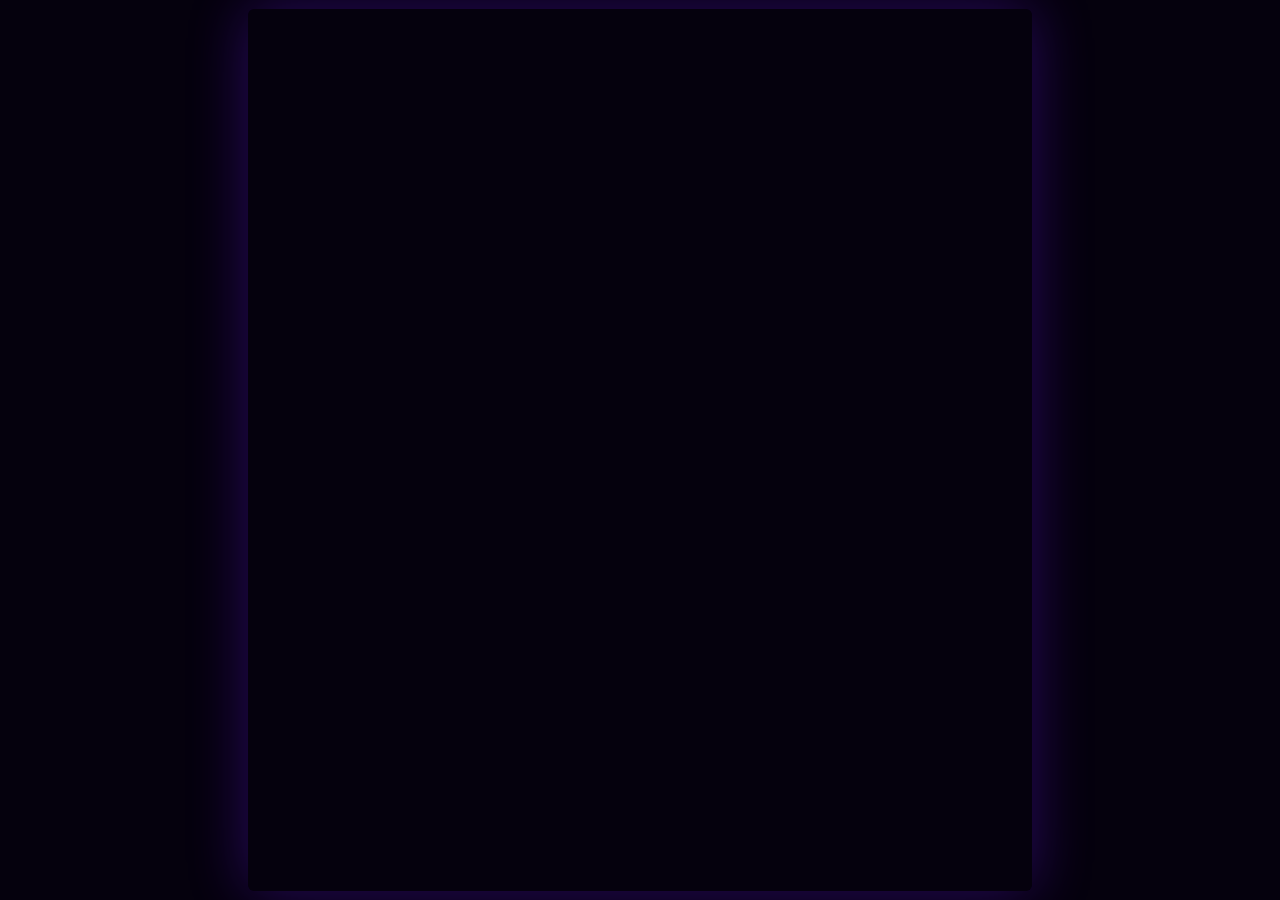
<file: opus_low_oneshot/index.html>
<!DOCTYPE html>
<html lang="en">
<head>
<meta charset="UTF-8">
<meta name="viewport" content="width=device-width,initial-scale=1">
<title>PRISM BREAKER</title>
<style>
  html,body{margin:0;height:100%;background:#05010d;overflow:hidden;font-family:"Courier New",monospace;}
  body{display:flex;align-items:center;justify-content:center;}
  canvas{display:block;box-shadow:0 0 60px #6b1fff55;border-radius:6px;touch-action:none;cursor:none;}
</style>
</head>
<body>
<canvas id="c"></canvas>
<script>
(() => {
'use strict';
const W = 800, H = 900;
const cv = document.getElementById('c'), ctx = cv.getContext('2d');
cv.width = W; cv.height = H;
function fit(){ const s = Math.min(innerWidth / W, innerHeight / H) * 0.98; cv.style.width = W*s+'px'; cv.style.height = H*s+'px'; }
addEventListener('resize', fit); fit();

// ---------- AUDIO ----------
let AC = null, master, muted = false;
function audio(){ if (!AC) { AC = new (window.AudioContext||window.webkitAudioContext)(); master = AC.createGain(); master.gain.value = 0.35; master.connect(AC.destination);} if (AC.state==='suspended') AC.resume(); }
function tone(f, d=0.1, type='square', v=0.3, slide=0, delay=0){
  if (!AC || muted) return;
  const t = AC.currentTime + delay, o = AC.createOscillator(), g = AC.createGain();
  o.type = type; o.frequency.setValueAtTime(f, t);
  if (slide) o.frequency.exponentialRampToValueAtTime(Math.max(20, f+slide), t+d);
  g.gain.setValueAtTime(v, t); g.gain.exponentialRampToValueAtTime(0.001, t+d);
  o.connect(g); g.connect(master); o.start(t); o.stop(t+d+0.02);
}
function noise(d=0.2, v=0.3){
  if (!AC || muted) return;
  const b = AC.createBuffer(1, AC.sampleRate*d, AC.sampleRate), a = b.getChannelData(0);
  for (let i=0;i<a.length;i++) a[i] = (Math.random()*2-1)*(1-i/a.length);
  const s = AC.createBufferSource(), g = AC.createGain(), f = AC.createBiquadFilter();
  f.type='lowpass'; f.frequency.value=1200; s.buffer=b; g.gain.value=v;
  s.connect(f); f.connect(g); g.connect(master); s.start();
}
const PENTA = [0,2,4,7,9,12,14,16,19,21,24];
const sfx = {
  brick(c){ const n = PENTA[Math.min(c, PENTA.length-1)]; tone(440*Math.pow(2,n/12), 0.12, 'square', 0.18); tone(880*Math.pow(2,n/12), 0.08, 'sine', 0.1); },
  paddle(){ tone(220, 0.08, 'triangle', 0.35, 110); },
  wall(){ tone(160, 0.04, 'sine', 0.2); },
  steel(){ tone(1200, 0.06, 'square', 0.12, -600); },
  power(){ [0,4,7,12].forEach((n,i)=>tone(523*Math.pow(2,n/12),0.1,'square',0.15,0,i*0.05)); },
  bad(){ tone(300,0.3,'sawtooth',0.2,-200); },
  boom(){ noise(0.4,0.6); tone(80,0.3,'sine',0.5,-50); },
  laser(){ tone(1400,0.08,'sawtooth',0.08,-900); },
  lose(){ tone(400,0.5,'sawtooth',0.25,-350); noise(0.3,0.3); },
  win(){ [0,4,7,12,16,19,24].forEach((n,i)=>tone(392*Math.pow(2,n/12),0.18,'square',0.15,0,i*0.08)); },
  over(){ [12,7,4,0].forEach((n,i)=>tone(262*Math.pow(2,n/12),0.3,'triangle',0.25,0,i*0.2)); },
};

// ---------- INPUT ----------
const keys = {};
let mouseX = null;
addEventListener('keydown', e => {
  keys[e.code] = true; audio();
  if (e.code==='Space'||e.code==='ArrowUp') { e.preventDefault(); action(); }
  if (e.code==='KeyP'||e.code==='Escape') togglePause();
  if (e.code==='KeyM') muted = !muted;
  if (e.code==='ArrowLeft'||e.code==='ArrowRight') mouseX = null;
});
addEventListener('keyup', e => keys[e.code] = false);
function toCanvas(cx){ const r = cv.getBoundingClientRect(); return (cx - r.left) * W / r.width; }
cv.addEventListener('mousemove', e => mouseX = toCanvas(e.clientX));
cv.addEventListener('mousedown', () => { audio(); action(); });
cv.addEventListener('touchstart', e => { e.preventDefault(); audio(); mouseX = toCanvas(e.touches[0].clientX); action(); }, {passive:false});
cv.addEventListener('touchmove', e => { e.preventDefault(); mouseX = toCanvas(e.touches[0].clientX); }, {passive:false});

// ---------- STATE ----------
const COLS = 12, BW = 60, BH = 26, BX = (W - COLS*BW)/2, BY = 110;
let state = 'title', score = 0, shownScore = 0, lives = 3, level = 0, combo = 0;
let best = +localStorage.getItem('prismBest') || 0;
let paddle, balls, bricks, drops, particles, lasers, floaters, timers, shake = 0, flash = 0, msgT = 0, time = 0, stars = [];
for (let i=0;i<120;i++) stars.push({x:Math.random()*W, y:Math.random()*H, z:Math.random()*2+0.3});

const HUES = [330, 290, 260, 200, 170, 120, 50, 20];
// Level maps: . empty, 1-3 hp normal, S steel, X explosive, ? random-hp
const LEVELS = [
  ['............','111111111111','222222222222','111111111111','............','111111111111','222222222222'],
  ['.....11.....','....1221....','...123321...','..12333321..','...123321...','....1221....','.....11.....'],
  ['1.1.1.1.1.1.','.2.2.2.2.2.2','X.X.X.X.X.X.','.3.3.3.3.3.3','1.1.1.1.1.1.','.2.2.2.2.2.2'],
  ['SS........SS','S2222222222S','.2XXXXXXXX2.','.2333333332.','.2XXXXXXXX2.','S2222222222S','SS........SS'],
  ['3..3..3..3..','.22.22.22.22','111111111111','SSSS.XX.SSSS','222222222222','.33.33.33.33','111111111111'],
  ['..33333333..','.3XX1111XX3.','3X11222211X3','3122S..S2213','3X11222211X3','.3XX1111XX3.','..33333333..'],
  ['1S1S1S1S1S1S','222222222222','X3X3X3X3X3X3','333333333333','S.S.S.S.S.S.','????????????','????????????','XXXXXXXXXXXX'],
];
function makeLevel(n){
  let map = LEVELS[n % LEVELS.length];
  const cycle = Math.floor(n / LEVELS.length);
  bricks = [];
  map.forEach((row, r) => [...row].forEach((ch, c) => {
    if (ch === '.') return;
    let hp = ch==='S' ? Infinity : ch==='X' ? 1 : ch==='?' ? 1+Math.floor(Math.random()*3) : +ch;
    if (hp !== Infinity && cycle) hp = Math.min(hp + cycle, 5);
    bricks.push({x:BX+c*BW, y:BY+r*BH, w:BW, h:BH, hp, max:hp, steel:ch==='S', boom:ch==='X', hue:HUES[r % HUES.length] + n*25, hit:0, alive:true});
  }));
}
function newPaddle(){ paddle = {x:W/2, y:H-70, w:120, tw:120, h:16, vx:0}; }
function newBall(stuck=true){ return {x:paddle.x, y:paddle.y-18, vx:0, vy:0, r:8, stuck, off:0, trail:[], fire:false}; }
function speed(){ return (7 + level*0.45) * (timers.slow > 0 ? 0.65 : 1); }

function startGame(){ score = 0; shownScore = 0; lives = 3; level = 0; startLevel(); }
function startLevel(){
  makeLevel(level); newPaddle();
  timers = {wide:0, laser:0, slow:0, sticky:0, fire:0, shrink:0};
  balls = [newBall()]; drops = []; particles = []; lasers = []; floaters = []; combo = 0;
  state = 'play'; msgT = 2;
}
function action(){
  if (state==='title' || state==='over') { startGame(); return; }
  if (state==='clear' && msgT <= 0) { level++; startLevel(); return; }
  if (state==='paused') { state='play'; return; }
  if (state!=='play') return;
  let launched = false;
  for (const b of balls) if (b.stuck) { launch(b); launched = true; }
  if (!launched && timers.laser > 0) fireLaser();
}
function launch(b){ b.stuck = false; const a = -Math.PI/2 + (b.off/paddle.w)*1.2 + (Math.random()-0.5)*0.1; const s = speed(); b.vx = Math.cos(a)*s; b.vy = Math.sin(a)*s; sfx.paddle(); }
function togglePause(){ if (state==='play') state='paused'; else if (state==='paused') state='play'; }
let laserCd = 0;
function fireLaser(){ if (laserCd>0) return; laserCd = 0.25; sfx.laser(); lasers.push({x:paddle.x-paddle.w/2+8, y:paddle.y}, {x:paddle.x+paddle.w/2-8, y:paddle.y}); }

// ---------- POWERUPS ----------
const POWERS = {
  multi:{c:'#3cf', l:'M', name:'MULTIBALL'}, wide:{c:'#3f8', l:'W', name:'WIDE PADDLE'},
  laser:{c:'#f33', l:'L', name:'LASERS'}, slow:{c:'#fd3', l:'S', name:'SLOW-MO'},
  sticky:{c:'#c6f', l:'C', name:'CATCH'}, fire:{c:'#f80', l:'F', name:'FIREBALL'},
  life:{c:'#f6c', l:'♥', name:'EXTRA LIFE'}, shrink:{c:'#888', l:'☠', name:'SHRINK!'},
};
const POOL = ['multi','multi','wide','wide','laser','laser','slow','sticky','fire','fire','life','shrink','shrink'];
function spawnDrop(x,y){ if (Math.random() < 0.16) drops.push({x, y, t:POOL[Math.floor(Math.random()*POOL.length)], vy:2.6}); }
function applyPower(t){
  const p = POWERS[t]; floater(paddle.x, paddle.y-30, p.name, p.c, 22);
  if (t==='shrink') { sfx.bad(); timers.shrink = 10; timers.wide = 0; shake = 6; return; }
  sfx.power(); score += 50;
  if (t==='multi') { const add = []; for (const b of balls.slice(0, 6)) for (const da of [-0.4, 0.4]) {
      if (b.stuck) launch(b);
      const s = Math.hypot(b.vx,b.vy), a = Math.atan2(b.vy,b.vx)+da;
      add.push({...b, trail:[], vx:Math.cos(a)*s, vy:Math.sin(a)*s}); }
    balls.push(...add); }
  else if (t==='life') lives = Math.min(lives+1, 9);
  else { timers[t] = t==='fire' ? 8 : 15; if (t==='wide') timers.shrink = 0; }
}

// ---------- FX ----------
function burst(x,y,hue,n=12,sp=5){ for (let i=0;i<n;i++){ const a=Math.random()*6.283, s=Math.random()*sp; particles.push({x,y,vx:Math.cos(a)*s,vy:Math.sin(a)*s-1,life:1,dec:0.015+Math.random()*0.03,hue,sz:2+Math.random()*4}); } }
function floater(x,y,text,col,size=18){ floaters.push({x,y,text,col,size,life:1}); }

function damage(br, ball){
  if (br.steel) { br.hit = 1; sfx.steel(); if (!(ball && ball.fire)) return; }
  br.hp -= (ball && ball.fire) ? 99 : 1; br.hit = 1;
  if (br.hp > 0) { sfx.brick(combo); burst(br.x+br.w/2, br.y+br.h/2, br.hue, 4, 2); return; }
  br.alive = false; combo++;
  const pts = (br.steel ? 100 : 10*br.max) * Math.min(combo, 10);
  score += pts; sfx.brick(combo);
  if (combo > 1) floater(br.x+br.w/2, br.y, '+'+pts+(combo>2?' x'+combo:''), `hsl(${br.hue},100%,75%)`, 14+Math.min(combo,10));
  burst(br.x+br.w/2, br.y+br.h/2, br.hue, 14, 5);
  spawnDrop(br.x+br.w/2, br.y+br.h/2);
  if (br.boom) explode(br);
}
function explode(br){
  sfx.boom(); shake = Math.max(shake, 12); flash = 0.3;
  burst(br.x+br.w/2, br.y+br.h/2, 30, 40, 9);
  const cx = br.x+br.w/2, cy = br.y+br.h/2;
  setTimeout(() => { if (!bricks) return; for (const o of bricks) if (o.alive && !o.steel && Math.abs(o.x+o.w/2-cx) <= BW*1.1 && Math.abs(o.y+o.h/2-cy) <= BH*1.1) damage(o, {fire:true}); }, 60);
}

// ---------- UPDATE ----------
function update(dt){
  time += dt; msgT -= dt;
  for (const s of stars) { s.y += s.z * dt * 30; if (s.y > H) { s.y = 0; s.x = Math.random()*W; } }
  shownScore += (score - shownScore) * Math.min(1, dt*10);
  if (Math.abs(score-shownScore) < 1) shownScore = score;
  shake *= 0.88; flash = Math.max(0, flash - dt);
  updateFx(dt);
  if (state !== 'play') return;

  for (const k in timers) if (timers[k] > 0) timers[k] -= dt;
  laserCd -= dt;
  if (timers.laser > 0 && (keys.Space || keys.ArrowUp) && !balls.some(b=>b.stuck)) fireLaser();
  paddle.tw = timers.wide > 0 ? 190 : timers.shrink > 0 ? 75 : 120;
  paddle.w += (paddle.tw - paddle.w) * Math.min(1, dt*10);

  const oldX = paddle.x;
  if (keys.ArrowLeft || keys.KeyA) paddle.x -= 780*dt;
  if (keys.ArrowRight || keys.KeyD) paddle.x += 780*dt;
  if (mouseX !== null && !(keys.ArrowLeft||keys.ArrowRight||keys.KeyA||keys.KeyD)) paddle.x += (mouseX - paddle.x) * Math.min(1, dt*25);
  paddle.x = Math.max(paddle.w/2, Math.min(W - paddle.w/2, paddle.x));
  paddle.vx = (paddle.x - oldX) / Math.max(dt, 1e-3);

  // substep balls
  const steps = 4, sdt = dt*60/steps;
  for (const b of balls) {
    b.fire = timers.fire > 0;
    if (b.stuck) { b.x = paddle.x + b.off; b.y = paddle.y - paddle.h/2 - b.r; continue; }
    // keep speed in sync
    const cs = Math.hypot(b.vx,b.vy), ts = speed();
    b.vx *= 1 + (ts/cs - 1)*0.05; b.vy *= 1 + (ts/cs - 1)*0.05;
    for (let s=0; s<steps && !b.dead; s++) stepBall(b, sdt);
    b.trail.push({x:b.x, y:b.y}); if (b.trail.length > 12) b.trail.shift();
  }
  balls = balls.filter(b => !b.dead);
  if (!balls.length) loseLife();

  for (const l of lasers) { l.y -= 14*dt*60;
    for (const br of bricks) if (br.alive && l.x>br.x && l.x<br.x+br.w && l.y>br.y && l.y<br.y+br.h) { l.dead = true; damage(br); break; }
    if (l.y < 0) l.dead = true; }
  lasers = lasers.filter(l => !l.dead);

  for (const d of drops) { d.y += d.vy*dt*60;
    if (d.y+10 > paddle.y-paddle.h/2 && d.y-10 < paddle.y+paddle.h/2 && Math.abs(d.x-paddle.x) < paddle.w/2+14) { d.dead = true; applyPower(d.t); burst(d.x,d.y,0,20,4); }
    if (d.y > H+20) d.dead = true; }
  drops = drops.filter(d => !d.dead);

  if (!bricks.some(b => b.alive && !b.steel)) {
    state = 'clear'; msgT = 1.2; sfx.win();
    const bonus = 1000 + level*250 + lives*100; score += bonus;
    floater(W/2, H/2+60, 'BONUS +'+bonus, '#ff0', 28);
    for (let i=0;i<8;i++) burst(Math.random()*W, Math.random()*H/2, Math.random()*360, 30, 7);
  }
}
function stepBall(b, k){
  b.x += b.vx*k; b.y += b.vy*k;
  if (b.x < b.r) { b.x = b.r; b.vx = Math.abs(b.vx); sfx.wall(); }
  if (b.x > W-b.r) { b.x = W-b.r; b.vx = -Math.abs(b.vx); sfx.wall(); }
  if (b.y < b.r+60) { b.y = b.r+60; b.vy = Math.abs(b.vy); sfx.wall(); }
  if (b.y > H+20) { b.dead = true; return; }
  // paddle
  const p = paddle;
  if (b.vy > 0 && b.y+b.r > p.y-p.h/2 && b.y-b.r < p.y+p.h/2 && Math.abs(b.x-p.x) < p.w/2+b.r) {
    const off = Math.max(-1, Math.min(1, (b.x-p.x)/(p.w/2)));
    const a = -Math.PI/2 + off*1.1 + Math.max(-0.2, Math.min(0.2, p.vx/6000));
    const s = speed(); b.vx = Math.cos(a)*s; b.vy = Math.sin(a)*s;
    b.y = p.y - p.h/2 - b.r; combo = 0;
    sfx.paddle(); burst(b.x, b.y+b.r, 280, 6, 3);
    if (timers.sticky > 0) { b.stuck = true; b.off = b.x - p.x; }
    return;
  }
  // bricks
  for (const br of bricks) {
    if (!br.alive) continue;
    const nx = Math.max(br.x, Math.min(b.x, br.x+br.w)), ny = Math.max(br.y, Math.min(b.y, br.y+br.h));
    const dx = b.x-nx, dy = b.y-ny;
    if (dx*dx+dy*dy > b.r*b.r) continue;
    const passThrough = b.fire && !br.steel;
    if (!passThrough) {
      const ox = (b.r + br.w/2) - Math.abs(b.x - (br.x+br.w/2));
      const oy = (b.r + br.h/2) - Math.abs(b.y - (br.y+br.h/2));
      if (ox < oy) { b.vx = b.x < br.x+br.w/2 ? -Math.abs(b.vx) : Math.abs(b.vx); b.x += Math.sign(b.vx)*ox; }
      else { b.vy = b.y < br.y+br.h/2 ? -Math.abs(b.vy) : Math.abs(b.vy); b.y += Math.sign(b.vy)*oy; }
    }
    damage(br, b);
    // avoid perfectly horizontal loops
    if (Math.abs(b.vy) < 1.2) b.vy = (b.vy < 0 ? -1.2 : 1.2);
    if (!passThrough) break;
  }
}
function loseLife(){
  lives--; combo = 0; sfx.lose(); shake = 18; flash = 0.4;
  burst(paddle.x, paddle.y, 0, 40, 7);
  if (lives <= 0) { state = 'over'; sfx.over(); if (score > best) { best = score; localStorage.setItem('prismBest', best); } return; }
  timers = {wide:0, laser:0, slow:0, sticky:0, fire:0, shrink:0}; drops = []; lasers = [];
  balls = [newBall()]; msgT = 1.5;
}
function updateFx(dt){
  const k = dt*60;
  for (const p of particles) { p.x += p.vx*k; p.y += p.vy*k; p.vy += 0.12*k; p.vx *= 0.98; p.life -= p.dec*k; }
  particles = particles.filter(p => p.life > 0);
  if (particles.length > 800) particles.splice(0, particles.length-800);
  for (const f of floaters) { f.y -= 0.8*k; f.life -= 0.015*k; }
  floaters = floaters.filter(f => f.life > 0);
  if (bricks) for (const b of bricks) b.hit = Math.max(0, b.hit - dt*5);
}

// ---------- DRAW ----------
function rr(x,y,w,h,r){ ctx.beginPath(); ctx.roundRect ? ctx.roundRect(x,y,w,h,r) : ctx.rect(x,y,w,h); }
function text(t,x,y,size,col,glow=col,align='center'){
  ctx.font = `bold ${size}px "Courier New",monospace`; ctx.textAlign = align; ctx.textBaseline = 'middle';
  ctx.shadowColor = glow; ctx.shadowBlur = 18; ctx.fillStyle = col; ctx.fillText(t,x,y); ctx.shadowBlur = 0;
}
function draw(){
  ctx.save();
  if (shake > 0.5) ctx.translate((Math.random()-0.5)*shake, (Math.random()-0.5)*shake);
  // background
  const g = ctx.createLinearGradient(0,0,0,H); g.addColorStop(0,'#0a0220'); g.addColorStop(1,'#1a0435');
  ctx.fillStyle = g; ctx.fillRect(-20,-20,W+40,H+40);
  for (const s of stars) { ctx.fillStyle = `rgba(200,180,255,${s.z/2.5})`; ctx.fillRect(s.x, s.y, s.z, s.z); }
  // synthwave grid
  ctx.strokeStyle = 'rgba(255,40,200,0.18)'; ctx.lineWidth = 1;
  const hz = H-220;
  for (let i=0;i<12;i++) { const y = hz + Math.pow(((i + (time*0.8)%1)/12), 2)*220; ctx.beginPath(); ctx.moveTo(0,y); ctx.lineTo(W,y); ctx.stroke(); }
  for (let i=-12;i<=12;i++) { ctx.beginPath(); ctx.moveTo(W/2+i*20, hz); ctx.lineTo(W/2+i*110, H); ctx.stroke(); }

  if (state === 'title') { drawTitle(); ctx.restore(); return; }

  // bricks
  for (const b of bricks) {
    if (!b.alive) continue;
    const x=b.x+2, y=b.y+2, w=b.w-4, h=b.h-4;
    if (b.steel) {
      const sg = ctx.createLinearGradient(x,y,x,y+h); sg.addColorStop(0,'#ccd'); sg.addColorStop(1,'#556');
      ctx.fillStyle = sg; rr(x,y,w,h,4); ctx.fill();
      ctx.strokeStyle = b.hit ? '#fff' : '#99a'; ctx.lineWidth = 2; ctx.stroke();
      ctx.fillStyle='#334'; ctx.fillRect(x+4,y+h/2-1,w-8,2);
      continue;
    }
    const hue = b.boom ? 20 + Math.sin(time*8)*15 : b.hue;
    const light = 45 + (b.hp/b.max)*15 + b.hit*35;
    ctx.shadowColor = `hsl(${hue},100%,60%)`; ctx.shadowBlur = 12;
    const bg = ctx.createLinearGradient(x,y,x,y+h);
    bg.addColorStop(0, `hsl(${hue},100%,${light+15}%)`); bg.addColorStop(1, `hsl(${hue},90%,${light-15}%)`);
    ctx.fillStyle = bg; rr(x,y,w,h,5); ctx.fill(); ctx.shadowBlur = 0;
    ctx.fillStyle = 'rgba(255,255,255,0.35)'; ctx.fillRect(x+4,y+3,w-8,3);
    if (b.boom) text('✸', x+w/2, y+h/2+1, 16, '#fff', '#f00');
    else if (b.max > 1) { for (let i=0;i<b.hp;i++) { ctx.fillStyle='rgba(0,0,0,0.45)'; ctx.beginPath(); ctx.arc(x+w/2+(i-(b.hp-1)/2)*9, y+h/2+2, 3, 0, 7); ctx.fill(); } }
  }
  // drops
  for (const d of drops) {
    const p = POWERS[d.t];
    ctx.shadowColor = p.c; ctx.shadowBlur = 20; ctx.fillStyle = p.c;
    rr(d.x-18, d.y-10, 36, 20, 10); ctx.fill(); ctx.shadowBlur = 0;
    ctx.fillStyle = 'rgba(255,255,255,0.5)'; rr(d.x-14, d.y-8, 28, 5, 3); ctx.fill();
    text(p.l, d.x, d.y+1, 15, '#111', 'transparent');
  }
  // lasers
  ctx.shadowColor = '#f33'; ctx.shadowBlur = 12; ctx.fillStyle = '#ff8';
  for (const l of lasers) ctx.fillRect(l.x-2, l.y-14, 4, 16);
  ctx.shadowBlur = 0;
  // particles
  ctx.globalCompositeOperation = 'lighter';
  for (const p of particles) { ctx.fillStyle = `hsla(${p.hue},100%,65%,${p.life})`; ctx.fillRect(p.x-p.sz/2, p.y-p.sz/2, p.sz*p.life, p.sz*p.life); }
  // balls
  for (const b of balls) {
    const col = b.fire ? '30' : '190';
    b.trail.forEach((t,i) => { const a = i/b.trail.length; ctx.fillStyle = `hsla(${col},100%,60%,${a*0.5})`; ctx.beginPath(); ctx.arc(t.x,t.y,b.r*a,0,7); ctx.fill(); });
  }
  ctx.globalCompositeOperation = 'source-over';
  for (const b of balls) {
    ctx.shadowColor = b.fire ? '#f60' : '#0ff'; ctx.shadowBlur = 25;
    ctx.fillStyle = b.fire ? '#ffd27a' : '#fff'; ctx.beginPath(); ctx.arc(b.x,b.y,b.r,0,7); ctx.fill(); ctx.shadowBlur = 0;
    if (b.fire && Math.random()<0.6) particles.push({x:b.x,y:b.y,vx:(Math.random()-0.5)*2,vy:(Math.random()-0.5)*2,life:0.7,dec:0.05,hue:20+Math.random()*30,sz:5});
  }
  // paddle
  const p = paddle, px = p.x-p.w/2, py = p.y-p.h/2;
  const pc = timers.sticky > 0 ? '#c6f' : timers.shrink > 0 ? '#888' : '#f0f';
  ctx.shadowColor = pc; ctx.shadowBlur = 25;
  const pg = ctx.createLinearGradient(px,0,px+p.w,0); pg.addColorStop(0,'#0ff'); pg.addColorStop(0.5,pc); pg.addColorStop(1,'#0ff');
  ctx.fillStyle = pg; rr(px,py,p.w,p.h,8); ctx.fill(); ctx.shadowBlur = 0;
  ctx.fillStyle = 'rgba(255,255,255,0.6)'; rr(px+8,py+3,p.w-16,4,2); ctx.fill();
  if (timers.laser > 0) { ctx.fillStyle = '#f33'; ctx.fillRect(px+4,py-8,8,10); ctx.fillRect(px+p.w-12,py-8,8,10); }
  // floaters
  for (const f of floaters) { ctx.globalAlpha = Math.min(1, f.life*2); text(f.text, f.x, f.y, f.size, f.col); ctx.globalAlpha = 1; }
  drawHUD();
  ctx.restore();
  if (flash > 0) { ctx.fillStyle = `rgba(255,255,255,${flash*0.5})`; ctx.fillRect(0,0,W,H); }
  // overlays
  if (state === 'play' && balls.some(b => b.stuck) && msgT < 1.5) text(matchMedia('(pointer:coarse)').matches ? 'TAP TO LAUNCH' : 'CLICK / SPACE TO LAUNCH', W/2, H-130, 18, `rgba(255,255,255,${0.5+0.5*Math.sin(time*5)})`, '#f0f');
  if (state === 'play' && msgT > 0) { ctx.globalAlpha = Math.min(1, msgT); text('LEVEL '+(level+1), W/2, H/2+40, 56, '#fff', '#f0f'); ctx.globalAlpha = 1; }
  if (state === 'paused') overlay('PAUSED', 'P / CLICK TO RESUME   ·   M TO MUTE');
  if (state === 'clear') overlay('LEVEL CLEAR!', msgT <= 0 ? 'CLICK / SPACE FOR NEXT LEVEL' : '');
  if (state === 'over') overlay('GAME OVER', 'SCORE '+score+(score>=best&&score>0?'  ·  NEW BEST!':'')+'\n\nCLICK / SPACE TO PLAY AGAIN');
}
function overlay(title, sub){
  ctx.fillStyle = 'rgba(5,0,20,0.65)'; ctx.fillRect(0,0,W,H);
  text(title, W/2, H/2-30, 64, '#fff', '#f0f');
  sub.split('\n').forEach((s,i) => text(s, W/2, H/2+40+i*26, 20, '#8ff', '#0ff'));
}
function drawHUD(){
  ctx.fillStyle = 'rgba(0,0,0,0.35)'; ctx.fillRect(0,0,W,60);
  ctx.fillStyle = '#f0f'; ctx.fillRect(0,59,W,1);
  text('SCORE '+String(Math.floor(shownScore)).padStart(7,'0'), 20, 30, 22, '#fff', '#f0f', 'left');
  text('LV '+(level+1), W/2, 22, 18, '#8ff', '#0ff');
  text('BEST '+Math.max(best,score), W/2, 44, 12, '#c9f', '#90f');
  let hx = W-24; for (let i=0;i<lives;i++) { text('♥', hx, 30, 24, '#f4a', '#f08', 'right'); hx -= 26; }
  // active timers
  let i = 0;
  for (const k of ['wide','laser','slow','sticky','fire','shrink']) {
    if (timers[k] <= 0) continue;
    const p = POWERS[k], x = 20 + i*110, y = H-24, max = k==='fire'?8:k==='shrink'?10:15;
    ctx.fillStyle = 'rgba(0,0,0,0.5)'; ctx.fillRect(x, y-8, 100, 16);
    ctx.fillStyle = p.c; ctx.fillRect(x, y-8, 100*Math.max(0,timers[k])/max, 16);
    text(p.name, x+50, y+1, 11, '#000', 'transparent');
    i++;
  }
  if (combo > 2) text('COMBO x'+combo, W-20, H-24, 18, '#ff0', '#f80', 'right');
  if (muted) text('MUTED', W/2, H-24, 12, '#888', '#000');
}
function drawTitle(){
  const t = 'PRISM BREAKER';
  ctx.font = 'bold 76px "Courier New",monospace';
  const tw = ctx.measureText(t).width; let x = W/2 - tw/2;
  for (let i=0;i<t.length;i++) {
    const cw = ctx.measureText(t[i]).width;
    text(t[i], x+cw/2, 220 + Math.sin(time*3+i*0.5)*10, 76, `hsl(${(time*60+i*25)%360},100%,70%)`, `hsl(${(time*60+i*25)%360},100%,50%)`);
    x += cw;
  }
  text('A NEON ARCADE ODYSSEY', W/2, 300, 18, '#8ff', '#0ff');
  const rows = [['M','multi'],['W','wide'],['L','laser'],['S','slow'],['C','sticky'],['F','fire'],['♥','life'],['☠','shrink']];
  rows.forEach(([l,k],i) => {
    const p = POWERS[k], cx = W/2 - 170 + (i%2)*200, cy = 390 + Math.floor(i/2)*44;
    ctx.fillStyle = p.c; ctx.shadowColor = p.c; ctx.shadowBlur = 14; rr(cx-18,cy-10,36,20,10); ctx.fill(); ctx.shadowBlur=0;
    text(l, cx, cy+1, 14, '#111', 'transparent');
    text(p.name, cx+30, cy, 15, '#fff', p.c, 'left');
  });
  text('✸ EXPLOSIVE BRICKS   ▣ STEEL ONLY YIELDS TO FIRE', W/2, 590, 14, '#fc8', '#f80');
  text('MOUSE / ← → / TOUCH TO MOVE · SPACE OR CLICK TO LAUNCH & FIRE', W/2, 640, 13, '#ccc', '#90f');
  text('P PAUSE · M MUTE · CHAIN BRICKS FOR COMBO MULTIPLIERS', W/2, 664, 13, '#ccc', '#90f');
  text('CLICK OR PRESS SPACE TO START', W/2, 740, 26, `rgba(255,255,255,${0.6+0.4*Math.sin(time*4)})`, '#f0f');
  if (best) text('BEST  '+best, W/2, 790, 18, '#ff8', '#f80');
}

let last = performance.now();
function loop(now){
  const dt = Math.min(0.033, (now-last)/1000); last = now;
  update(dt); draw();
  requestAnimationFrame(loop);
}
requestAnimationFrame(loop);
})();
</script>
</body>
</html>
</file>
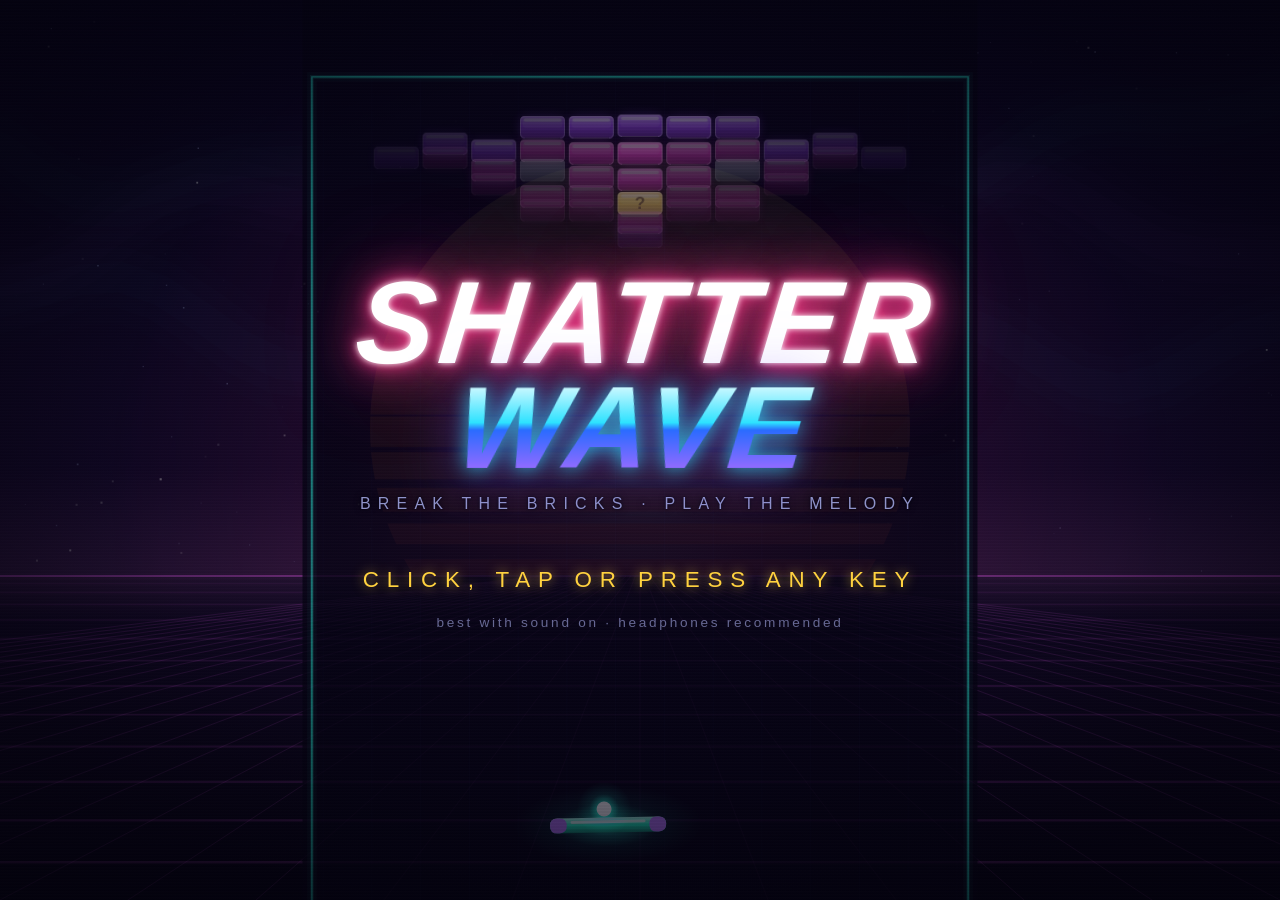
<file: opus_max/index.html>
<!DOCTYPE html>
<html lang="en">
<head>
<meta charset="utf-8">
<meta name="viewport" content="width=device-width, initial-scale=1, maximum-scale=1, user-scalable=no, viewport-fit=cover">
<meta name="theme-color" content="#07031a">
<title>SHATTERWAVE — break the bricks, play the melody</title>
<link rel="icon" href="data:image/svg+xml,%3Csvg xmlns='http://www.w3.org/2000/svg' viewBox='0 0 64 64'%3E%3Crect width='64' height='64' rx='12' fill='%2307031a'/%3E%3Crect x='8' y='12' width='22' height='10' rx='3' fill='%23ff3b8b'/%3E%3Crect x='34' y='12' width='22' height='10' rx='3' fill='%232de2ff'/%3E%3Crect x='8' y='26' width='22' height='10' rx='3' fill='%23ffd23f'/%3E%3Ccircle cx='44' cy='40' r='6' fill='%23fff'/%3E%3Crect x='16' y='50' width='32' height='6' rx='3' fill='%23b26bff'/%3E%3C/svg%3E">
<link rel="stylesheet" href="css/style.css">
</head>
<body>
<canvas id="game" aria-label="Shatterwave game canvas"></canvas>
<div id="crt" aria-hidden="true"></div>

<div id="ui">
  <!-- Splash: needed so audio can start on a user gesture -->
  <section id="scr-splash" class="screen active" data-screen="splash">
    <div class="logo-wrap">
      <h1 class="logo"><span class="l1">SHATTER</span><span class="l2">WAVE</span></h1>
      <p class="tagline">break the bricks &middot; play the melody</p>
    </div>
    <p class="press blink">CLICK, TAP OR PRESS ANY KEY</p>
    <p class="fine">best with sound on &middot; headphones recommended</p>
  </section>

  <section id="scr-title" class="screen" data-screen="title">
    <div class="logo-wrap small">
      <h1 class="logo"><span class="l1">SHATTER</span><span class="l2">WAVE</span></h1>
      <p class="tagline">break the bricks &middot; play the melody</p>
    </div>
    <nav class="menu">
      <button data-action="play">Campaign</button>
      <button data-action="endless">Endless</button>
      <button data-action="howto">How to Play</button>
      <button data-action="scores">High Scores</button>
      <button data-action="settings">Settings</button>
    </nav>
    <p class="best" id="title-best"></p>
  </section>

  <section id="scr-sectors" class="screen" data-screen="sectors">
    <h2>Select Sector</h2>
    <nav class="menu sectors" id="sector-list"></nav>
    <nav class="menu"><button data-action="back">Back</button></nav>
  </section>

  <section id="scr-howto" class="screen" data-screen="howto">
    <h2>How to Play</h2>
    <div class="howto">
      <div class="col">
        <h3>Controls</h3>
        <ul class="keys">
          <li><kbd>Mouse</kbd> <kbd>&larr;</kbd><kbd>&rarr;</kbd> <kbd>A</kbd><kbd>D</kbd> move</li>
          <li><kbd>Click</kbd> <kbd>Space</kbd> launch &middot; fire lasers</li>
          <li><kbd>Right-click</kbd> <kbd>E</kbd> <kbd>Shift</kbd> unleash Pulse</li>
          <li><kbd>Esc</kbd> <kbd>P</kbd> pause &middot; <kbd>M</kbd> mute</li>
          <li>Touch: drag to move, tap to launch</li>
          <li>Gamepad: stick move &middot; <kbd>A</kbd> launch &middot; <kbd>X</kbd>/<kbd>RB</kbd> pulse</li>
        </ul>
        <h3>The Pulse</h3>
        <p>Smashing bricks charges the <b class="c-pulse">PULSE</b> meter. When it's full, unleash a shockwave that shreds bricks above your paddle, swats away enemy fire and <b>rescues falling balls</b>.</p>
        <h3>Chains</h3>
        <p>Break bricks in quick succession to build a chain. Every 5 bricks raises your multiplier, up to <b>&times;8</b>. Every brick plays a note &mdash; chains climb the scale.</p>
      </div>
      <div class="col">
        <h3>Power-ups</h3>
        <ul class="pills" id="howto-pills"></ul>
        <h3>Bricks</h3>
        <ul class="bricks" id="howto-bricks"></ul>
      </div>
    </div>
    <nav class="menu"><button data-action="back">Back</button></nav>
  </section>

  <section id="scr-settings" class="screen" data-screen="settings">
    <h2>Settings</h2>
    <div class="settings">
      <label class="row"><span>Music</span><input type="range" id="set-music" min="0" max="100" step="5"><output id="out-music"></output></label>
      <label class="row"><span>Effects</span><input type="range" id="set-sfx" min="0" max="100" step="5"><output id="out-sfx"></output></label>
      <label class="row toggle"><span>Screen shake</span><input type="checkbox" id="set-shake"><i></i></label>
      <label class="row toggle"><span>Flashes</span><input type="checkbox" id="set-flash"><i></i></label>
      <label class="row toggle"><span>CRT scanlines</span><input type="checkbox" id="set-crt"><i></i></label>
      <label class="row toggle"><span>Show FPS</span><input type="checkbox" id="set-fps"><i></i></label>
    </div>
    <nav class="menu"><button data-action="back">Back</button></nav>
  </section>

  <section id="scr-scores" class="screen" data-screen="scores">
    <h2>High Scores</h2>
    <table class="scores"><thead><tr><th>#</th><th>Name</th><th>Score</th><th>Reached</th></tr></thead><tbody id="score-body"></tbody></table>
    <nav class="menu"><button data-action="back">Back</button></nav>
  </section>

  <section id="scr-pause" class="screen" data-screen="pause">
    <h2>Paused</h2>
    <nav class="menu">
      <button data-action="resume">Resume</button>
      <button data-action="settings">Settings</button>
      <button data-action="howto">How to Play</button>
      <button data-action="quit">Quit to Title</button>
    </nav>
  </section>

  <section id="scr-over" class="screen" data-screen="over">
    <h2 id="over-title">Game Over</h2>
    <div class="final">
      <div class="big" id="over-score">0</div>
      <div class="newbest" id="over-newbest">NEW HIGH SCORE</div>
      <dl class="stats" id="over-stats"></dl>
    </div>
    <form id="name-form" class="name-form">
      <label for="name-input">Enter your name</label>
      <input id="name-input" maxlength="12" autocomplete="off" spellcheck="false">
      <button type="submit">Save</button>
    </form>
    <nav class="menu" id="over-menu">
      <button data-action="retry" id="btn-retry">Retry Level</button>
      <button data-action="overtime" id="btn-overtime">Enter Overtime</button>
      <button data-action="quit">Title Screen</button>
    </nav>
  </section>
</div>

<button id="touch-pulse" class="hidden" aria-label="Unleash pulse">PULSE</button>
<button id="touch-pause" class="hidden" aria-label="Pause">II</button>

<script src="js/core.js"></script>
<script src="js/audio.js"></script>
<script src="js/fx.js"></script>
<script src="js/background.js"></script>
<script src="js/levels.js"></script>
<script src="js/entities.js"></script>
<script src="js/boss.js"></script>
<script src="js/game.js"></script>
<script src="js/physics.js"></script>
<script src="js/render.js"></script>
<script src="js/ui.js"></script>
<script src="js/main.js"></script>
</body>
</html>
</file>
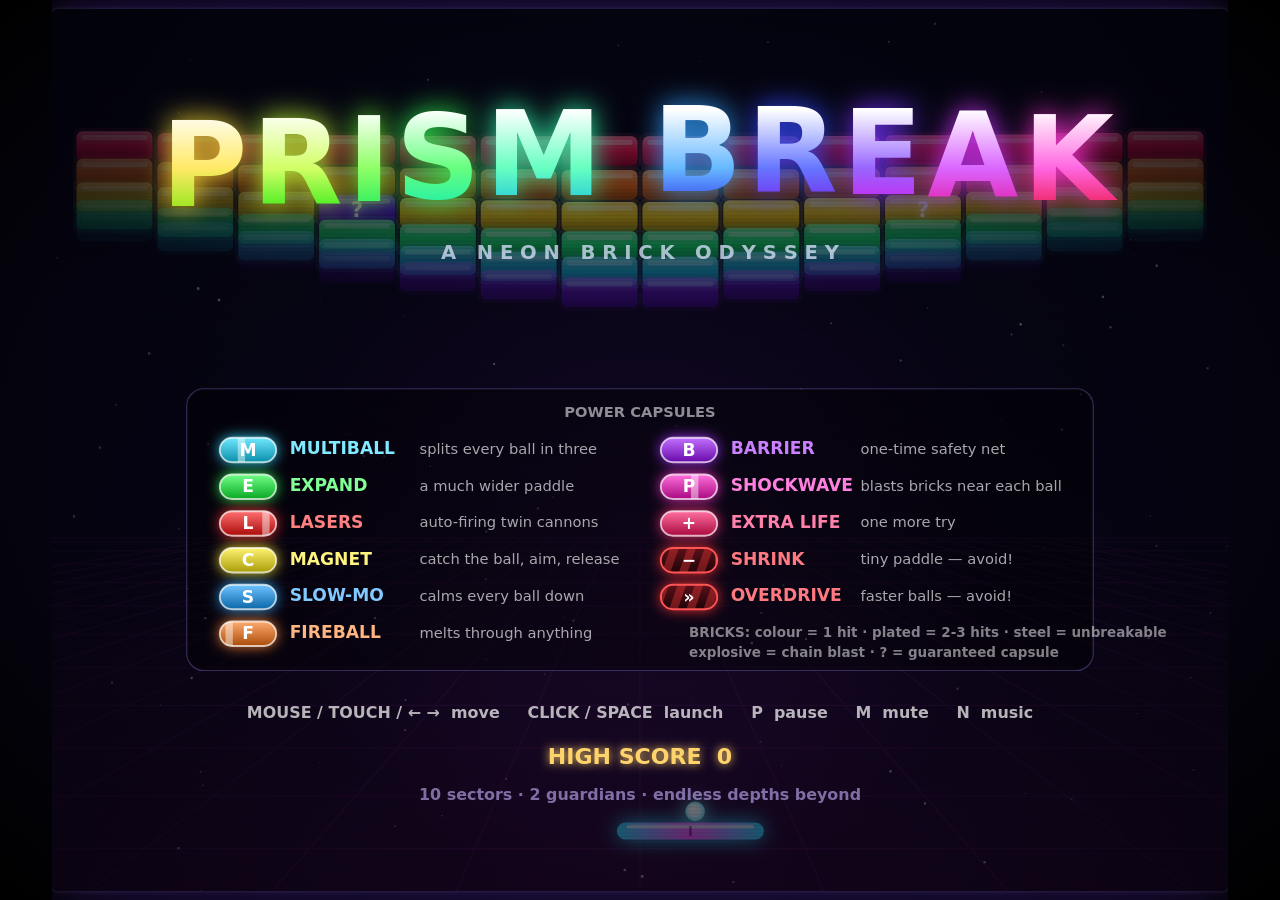
<file: opus_medium/index.html>
<!DOCTYPE html>
<html lang="en">
<head>
<meta charset="UTF-8">
<meta name="viewport" content="width=device-width, initial-scale=1, maximum-scale=1, user-scalable=no">
<title>PRISM BREAK — a neon brick odyssey</title>
<style>
  html, body {
    margin: 0; padding: 0; height: 100%; overflow: hidden;
    background: radial-gradient(ellipse at center, #120a2a 0%, #05030d 70%, #000 100%);
    display: flex; align-items: center; justify-content: center;
    touch-action: none; user-select: none; -webkit-user-select: none;
  }
  canvas {
    display: block;
    box-shadow: 0 0 60px rgba(120, 60, 255, 0.35), 0 0 4px rgba(255, 255, 255, 0.15);
    border-radius: 6px;
    cursor: none;
  }
</style>
</head>
<body>
<canvas id="game"></canvas>
<script src="game.js" charset="utf-8"></script>
</body>
</html>
</file>
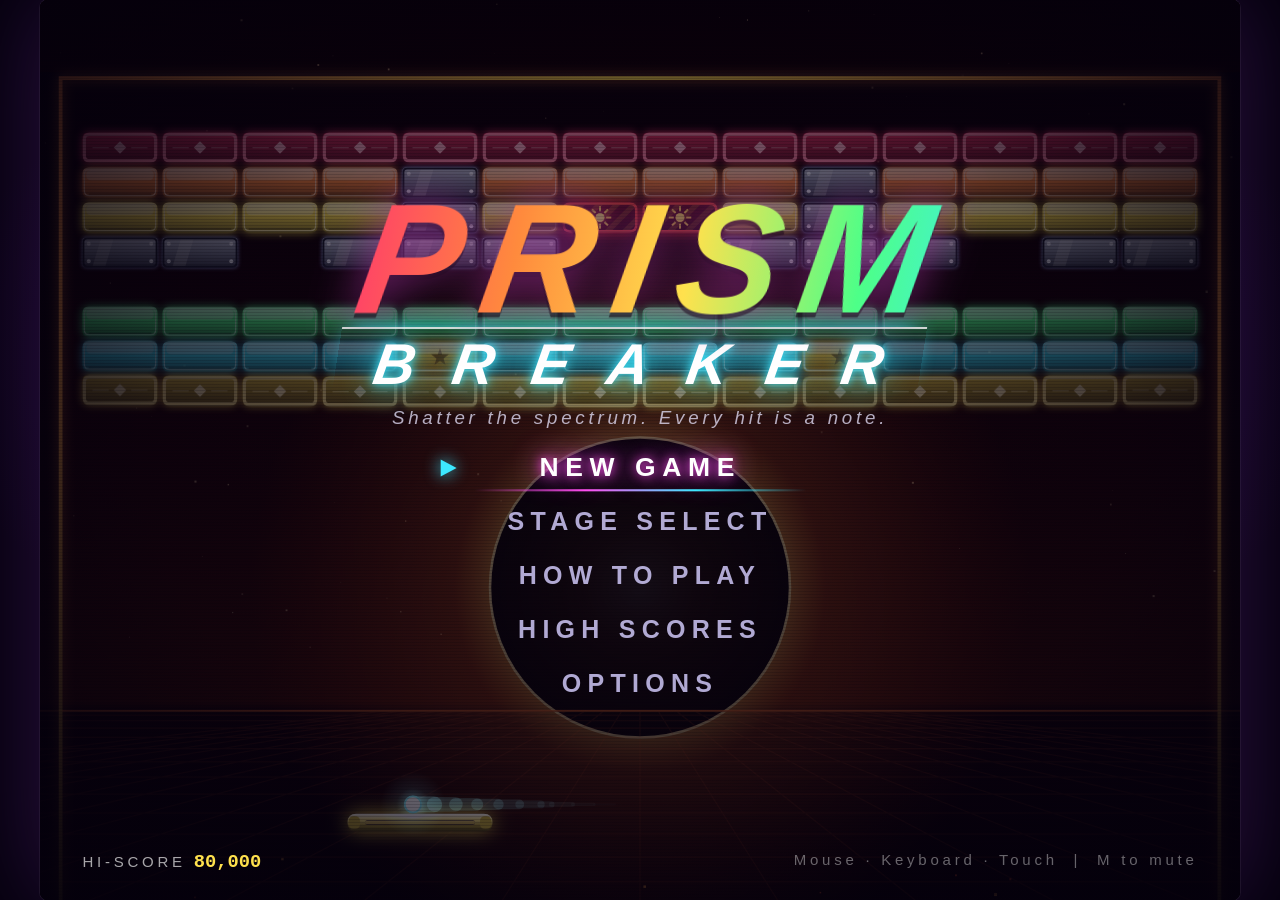
<file: opus_xhigh/index.html>
<!DOCTYPE html>
<html lang="en">
<head>
  <meta charset="utf-8">
  <meta name="viewport" content="width=device-width, initial-scale=1, maximum-scale=1, user-scalable=no, viewport-fit=cover">
  <meta name="theme-color" content="#05010d">
  <title>PRISM BREAKER</title>
  <link rel="icon" href="data:image/svg+xml,%3Csvg xmlns='http://www.w3.org/2000/svg' viewBox='0 0 64 64'%3E%3Cdefs%3E%3ClinearGradient id='g' x1='0' x2='1'%3E%3Cstop offset='0' stop-color='%23ff3b6b'/%3E%3Cstop offset='.5' stop-color='%23ffe14d'/%3E%3Cstop offset='1' stop-color='%233de8ff'/%3E%3C/linearGradient%3E%3C/defs%3E%3Crect width='64' height='64' rx='12' fill='%2305010d'/%3E%3Cpath d='M32 8 56 52H8z' fill='none' stroke='url(%23g)' stroke-width='6'/%3E%3Ccircle cx='32' cy='38' r='6' fill='%23fff'/%3E%3C/svg%3E">
  <link rel="stylesheet" href="css/style.css">
</head>
<body>
  <div id="rotate-hint" aria-hidden="true">↻ Rotate your device for a bigger playfield</div>
  <div id="app">
    <div id="stage">
      <canvas id="game" width="960" height="720" aria-label="Prism Breaker game"></canvas>
      <div id="crt" aria-hidden="true"></div>

      <button id="btn-pause" class="hud-btn" aria-label="Pause" title="Pause (P / Esc)"><span></span><span></span></button>
      <button id="btn-od" class="hud-btn" aria-label="Unleash Overdrive">⚡ OVERDRIVE</button>
      <div id="toast" role="status" aria-live="polite"></div>

      <div id="ui">
        <!-- TITLE -->
        <section class="screen" id="scr-title">
          <div class="logo" aria-label="Prism Breaker">
            <div class="logo-prism" data-text="PRISM">PRISM</div>
            <div class="logo-breaker">BREAKER</div>
          </div>
          <p class="tagline">Shatter the spectrum. Every hit is a note.</p>
          <nav class="menu">
            <button data-act="new">New Game</button>
            <button data-act="select">Stage Select</button>
            <button data-act="howto">How to Play</button>
            <button data-act="scores">High Scores</button>
            <button data-act="options">Options</button>
          </nav>
          <div class="title-foot">
            <span>HI-SCORE <b id="title-hi">0</b></span>
            <span class="dim">Mouse · Keyboard · Touch &nbsp;|&nbsp; M to mute</span>
          </div>
        </section>

        <!-- STAGE SELECT -->
        <section class="screen" id="scr-select">
          <h2>Stage Select</h2>
          <div class="cards" id="select-cards"></div>
          <button class="btn" data-act="back">Back</button>
        </section>

        <!-- HOW TO PLAY -->
        <section class="screen" id="scr-howto">
          <h2>How to Play</h2>
          <div class="howto">
            <div class="col">
              <h3>Controls</h3>
              <dl class="keys">
                <dt>Mouse / Touch</dt><dd>Steer the paddle</dd>
                <dt>← → &nbsp;/&nbsp; A D</dt><dd>Steer with keys</dd>
                <dt>Click / Space</dt><dd>Launch · release a caught ball</dd>
                <dt>Right-click / E</dt><dd>Unleash Overdrive (2-finger tap)</dd>
                <dt>P / Esc</dt><dd>Pause</dd>
                <dt>M</dt><dd>Mute</dd>
              </dl>
              <h3>The Rules of Light</h3>
              <p>Where the ball strikes the paddle sets its angle: edges send it wide. Clear every breakable brick to finish a stage. Each sector ends with a <b>Guardian</b> that fights back and stuns your paddle.</p>
              <p>Hit bricks without touching the paddle to build a <b>combo</b>. Every 6 hits raise the multiplier (up to ×8), and each hit plays the next note of the soundtrack's chord, so long combos turn into melodies.</p>
              <p>Breaking bricks fills the <b>Overdrive</b> meter. Unleash it for a shockwave, 8 seconds of piercing rainbow balls and double score.</p>
            </div>
            <div class="col">
              <h3>Power-ups</h3>
              <ul class="legend" id="legend-pu"></ul>
              <h3>Bricks</h3>
              <ul class="legend bricks" id="legend-br"></ul>
            </div>
          </div>
          <button class="btn" data-act="back">Back</button>
        </section>

        <!-- HIGH SCORES -->
        <section class="screen" id="scr-scores">
          <h2>High Scores</h2>
          <div id="scores-box" class="hs"></div>
          <button class="btn" data-act="back">Back</button>
        </section>

        <!-- OPTIONS -->
        <section class="screen" id="scr-options">
          <h2>Options</h2>
          <div class="options">
            <label class="opt"><span>Music</span><input type="range" id="opt-music" min="0" max="100" step="5"></label>
            <label class="opt"><span>Sound FX</span><input type="range" id="opt-sfx" min="0" max="100" step="5"></label>
            <button class="opt-toggle" data-act="toggle" data-key="shake">Screen Shake <b>ON</b></button>
            <button class="opt-toggle" data-act="toggle" data-key="flashes">Screen Flashes <b>ON</b></button>
            <button class="opt-toggle" data-act="toggle" data-key="crt">CRT Scanlines <b>ON</b></button>
          </div>
          <button class="btn" data-act="back">Back</button>
        </section>

        <!-- PAUSE -->
        <section class="screen" id="scr-pause">
          <h2>Paused</h2>
          <nav class="menu">
            <button data-act="resume">Resume</button>
            <button data-act="restart">Restart Stage</button>
            <button data-act="options">Options</button>
            <button data-act="quit">Quit to Title</button>
          </nav>
        </section>

        <!-- GAME OVER -->
        <section class="screen end" id="scr-gameover">
          <h2 class="danger">Signal Lost</h2>
          <div class="final"><span>FINAL SCORE</span><b class="final-score">0</b></div>
          <div class="final-stage"></div>
          <div class="hs"></div>
          <nav class="menu row">
            <button data-act="retry">Retry</button>
            <button data-act="title">Title</button>
          </nav>
        </section>

        <!-- VICTORY -->
        <section class="screen end" id="scr-victory">
          <h2 class="rainbow">Spectrum Restored</h2>
          <p class="tagline">The Prism Core is shattered. Light flows again.</p>
          <div class="final"><span>FINAL SCORE</span><b class="final-score">0</b></div>
          <div class="final-stage"></div>
          <div class="hs"></div>
          <nav class="menu row">
            <button data-act="endless">Enter the Endless Rift</button>
            <button data-act="title">Title</button>
          </nav>
        </section>
      </div>
    </div>
  </div>

  <script src="js/audio.js"></script>
  <script src="js/levels.js"></script>
  <script src="js/game.js"></script>
  <script src="js/ui.js"></script>
</body>
</html>
</file>
<file: fable_high/css/style.css>
:root {
  --c1: #6ee7ff; --c2: #b388ff; --c3: #ff7ad9; --gold: #ffd36e;
  --ink: #e8ecff; --dim: #a9b3dc;
  --font: "Avenir Next", "Futura", "Century Gothic", "Segoe UI", system-ui, sans-serif;
}
* { box-sizing: border-box; margin: 0; padding: 0; }
html, body {
  height: 100%; overflow: hidden; background: #05060f; color: var(--ink);
  font-family: var(--font);
  -webkit-user-select: none; user-select: none; -webkit-tap-highlight-color: transparent;
  overscroll-behavior: none;
}
#game { position: fixed; inset: 0; width: 100%; height: 100%; display: block; touch-action: none; }
body.playing #game { cursor: none; }

#ui { position: fixed; inset: 0; pointer-events: none; }
.screen {
  position: absolute; inset: 0; display: flex; flex-direction: column; align-items: center; justify-content: center;
  gap: 20px; padding: 24px; text-align: center; overflow: auto;
  opacity: 0; visibility: hidden; pointer-events: none;
  transition: opacity .3s ease, visibility 0s linear .3s;
  background: radial-gradient(ellipse at 50% 42%, rgba(5,6,15,.42), rgba(5,6,15,.9) 78%);
}
.screen.solid { background: radial-gradient(ellipse at 50% 42%, rgba(7,8,22,.8), rgba(4,5,14,.95) 80%); }
.screen.on { opacity: 1; visibility: visible; pointer-events: auto; transition: opacity .3s ease; }

/* ---------- logo ---------- */
.logo {
  font-size: clamp(40px, 9.4vw, 124px); font-weight: 800; letter-spacing: .05em; line-height: 1.05; white-space: nowrap;
  filter: drop-shadow(0 0 26px rgba(110,150,255,.55));
  animation: logoFloat 5s ease-in-out infinite;
}
.logo span { position: relative; display: inline-block; color: transparent; }
.logo span::before, .logo span::after {
  content: attr(data-t); position: absolute; left: 0; top: 0;
  -webkit-background-clip: text; background-clip: text; color: transparent; -webkit-text-fill-color: transparent;
}
.logo .a::before, .logo .a::after { background-image: linear-gradient(100deg, #ffffff 0%, #8fe9ff 45%, #6c8dff 100%); }
.logo .b::before, .logo .b::after { background-image: linear-gradient(100deg, #b388ff 0%, #ff7ad9 55%, #ffd36e 100%); }
.logo span::before { clip-path: polygon(0 0, 100% 0, 100% 42%, 0 62%); }
.logo span::after { clip-path: polygon(0 62%, 100% 42%, 100% 100%, 0 100%); transform: translate(.05em, .04em); }
@keyframes logoFloat { 0%, 100% { transform: translateY(0); } 50% { transform: translateY(-7px); } }

.tag { letter-spacing: .5em; text-transform: uppercase; font-size: clamp(10px, 1.5vw, 15px); color: var(--dim); margin-top: -8px; padding-left: .5em; }
.blink { margin-top: 34px; letter-spacing: .4em; text-transform: uppercase; font-size: 15px; font-weight: 600; animation: blink 1.5s ease-in-out infinite; }
@keyframes blink { 0%, 100% { opacity: .25; } 50% { opacity: 1; } }
.best { letter-spacing: .3em; text-transform: uppercase; font-size: 12px; color: var(--gold); min-height: 1em; }
.foot { font-size: 12px; letter-spacing: .12em; color: rgba(169,179,220,.7); max-width: 720px; line-height: 1.6; }
body.locked .menu, body.locked .best, body.locked #title .foot { display: none; }
body:not(.locked) #startHint { display: none; }

.kicker { letter-spacing: .5em; text-transform: uppercase; font-size: 12px; color: var(--c1); padding-left: .5em; }
h2 { letter-spacing: .24em; text-transform: uppercase; font-weight: 700; font-size: 22px; }
h2.big { font-size: clamp(28px, 5vw, 50px); font-weight: 800; letter-spacing: .16em; margin-top: -10px; text-shadow: 0 0 30px rgba(120,160,255,.5); }
.gold { color: var(--gold); }
h2.gold { text-shadow: 0 0 34px rgba(255,200,90,.55); }

/* ---------- buttons ---------- */
.menu { display: flex; flex-direction: column; gap: 12px; align-items: center; margin-top: 10px; }
.btn {
  font: inherit; font-weight: 600; font-size: 14px; letter-spacing: .24em; text-transform: uppercase; color: #eaf6ff;
  padding: 14px 34px; min-width: 280px; border-radius: 999px; cursor: pointer;
  border: 1px solid rgba(140,200,255,.32);
  background: linear-gradient(180deg, rgba(44,54,100,.55), rgba(14,16,38,.75));
  transition: transform .12s ease, box-shadow .2s ease, border-color .2s ease;
}
.btn:hover, .btn:focus-visible {
  outline: none; transform: translateY(-2px) scale(1.03); border-color: #8fe9ff;
  box-shadow: 0 0 26px rgba(110,231,255,.4), inset 0 0 18px rgba(110,231,255,.14);
}
.btn:active { transform: scale(.98); }
.btn.primary { color: #0a0c1c; font-weight: 800; border-color: transparent; background: linear-gradient(90deg, #5fd4ff, #b99aff 55%, #ff8fdd); }
.btn.primary:hover, .btn.primary:focus-visible { box-shadow: 0 0 34px rgba(180,150,255,.65); }

/* ---------- panels ---------- */
.panel {
  width: min(460px, 100%); padding: 30px 30px 26px; border-radius: 22px; text-align: left;
  background: linear-gradient(180deg, rgba(28,32,70,.82), rgba(10,12,30,.9));
  border: 1px solid rgba(150,175,255,.22); box-shadow: 0 30px 80px rgba(0,0,0,.55);
  display: flex; flex-direction: column; gap: 16px; max-height: 100%; overflow: auto;
}
.panel.wide { width: min(920px, 100%); padding: 22px 30px 18px; gap: 8px; }
.panel.wide p { font-size: 13.5px; line-height: 1.5; margin-bottom: 6px; }
.panel.wide h4 { margin: 8px 0 6px; }
.panel.wide .btn { position: sticky; bottom: 0; background: linear-gradient(180deg, #232a55, #10122a); }
.panel h2 { text-align: center; margin-bottom: 4px; }
.panel .btn { align-self: center; margin-top: 6px; }
.panel h4 { font-size: 11px; letter-spacing: .32em; text-transform: uppercase; color: var(--c1); margin: 10px 0 8px; }
.panel p { font-size: 14px; line-height: 1.6; color: #c9d1f2; margin-bottom: 8px; }
.panel b { color: #fff; } .panel b.gold { color: var(--gold); }
.cols { display: grid; grid-template-columns: 1fr 1fr; gap: 10px 34px; }
@media (max-width: 760px) { .cols { grid-template-columns: 1fr; } }
.keys { list-style: none; font-size: 13px; color: #c9d1f2; line-height: 2.2; }
kbd {
  display: inline-block; font: inherit; font-size: 11px; font-weight: 700; letter-spacing: .08em; line-height: 1; padding: 5px 8px; margin-right: 3px;
  border-radius: 6px; background: rgba(255,255,255,.1); border: 1px solid rgba(255,255,255,.22); color: #fff;
}
.legend { display: grid; grid-template-columns: 1fr; gap: 6px 14px; }
.legend.two { grid-template-columns: 1fr 1fr; }
.legend div { display: flex; align-items: center; gap: 10px; font-size: 12px; color: #c9d1f2; line-height: 1.3; }
.legend canvas { flex: none; }
.legend b { letter-spacing: .1em; font-size: 11.5px; text-transform: uppercase; }

.row { display: flex; align-items: center; justify-content: space-between; gap: 20px; font-size: 13px; letter-spacing: .24em; text-transform: uppercase; padding: 6px 0; cursor: pointer; }
input[type=range] { -webkit-appearance: none; appearance: none; width: 220px; height: 6px; border-radius: 3px; background: linear-gradient(90deg, var(--c1), var(--c2), var(--c3)); outline: none; cursor: pointer; }
input[type=range]::-webkit-slider-thumb { -webkit-appearance: none; width: 20px; height: 20px; border-radius: 50%; background: #fff; box-shadow: 0 0 14px rgba(140,220,255,.9); border: none; }
input[type=range]::-moz-range-thumb { width: 20px; height: 20px; border-radius: 50%; background: #fff; box-shadow: 0 0 14px rgba(140,220,255,.9); border: none; }
.check input { position: absolute; opacity: 0; pointer-events: none; }
.check i { width: 50px; height: 26px; border-radius: 13px; background: rgba(255,255,255,.14); position: relative; transition: background .2s; flex: none; }
.check i::after { content: ""; position: absolute; left: 3px; top: 3px; width: 20px; height: 20px; border-radius: 50%; background: #fff; transition: transform .2s; }
.check input:checked + i { background: linear-gradient(90deg, var(--c1), var(--c2)); }
.check input:checked + i::after { transform: translateX(24px); }
.check input:focus-visible + i { box-shadow: 0 0 0 2px #fff; }

/* ---------- upgrade cards ---------- */
.cards { display: flex; gap: 22px; flex-wrap: wrap; justify-content: center; margin: 8px 0; }
.card {
  position: relative; width: 236px; padding: 26px 20px 20px; border-radius: 20px; cursor: pointer; color: inherit; font: inherit;
  display: flex; flex-direction: column; align-items: center; gap: 10px;
  background: linear-gradient(180deg, rgba(36,42,92,.9), rgba(11,13,32,.94));
  border: 1px solid rgba(160,180,255,.25);
  transition: transform .16s ease, box-shadow .2s ease, border-color .2s ease;
  animation: cardIn .5s cubic-bezier(.2,1.2,.4,1) both;
}
.card:nth-child(2) { animation-delay: .09s; } .card:nth-child(3) { animation-delay: .18s; }
@keyframes cardIn { from { opacity: 0; transform: translateY(46px) scale(.9); } to { opacity: 1; transform: none; } }
.card:hover, .card:focus-visible { outline: none; transform: translateY(-8px) scale(1.04); border-color: var(--c1); box-shadow: 0 16px 50px rgba(110,231,255,.28), inset 0 0 30px rgba(110,231,255,.08); }
.card canvas { width: 76px; height: 76px; }
.card h3 { letter-spacing: .22em; text-transform: uppercase; font-size: 17px; font-weight: 700; }
.card p { font-size: 13.5px; line-height: 1.5; color: #bcc5ec; min-height: 62px; }
.card .lvl { font-size: 10.5px; letter-spacing: .22em; text-transform: uppercase; color: var(--gold); }
.card .key { position: absolute; left: 14px; top: 12px; font-size: 11px; font-weight: 700; width: 22px; height: 22px; line-height: 21px; border-radius: 6px; border: 1px solid rgba(255,255,255,.25); color: var(--dim); }

/* ---------- results ---------- */
.score { font-size: clamp(44px, 8vw, 84px); font-weight: 800; letter-spacing: .04em; line-height: 1; background: linear-gradient(100deg, #fff, #8fe9ff 50%, #ff8fdd); -webkit-background-clip: text; background-clip: text; color: transparent; -webkit-text-fill-color: transparent; filter: drop-shadow(0 0 20px rgba(120,170,255,.5)); }
.stats { display: grid; grid-template-columns: repeat(4, auto); gap: 8px 34px; margin: 4px 0; }
@media (max-width: 620px) { .stats { grid-template-columns: repeat(2, auto); } }
.stats div { display: flex; flex-direction: column; gap: 4px; }
.stats b { font-size: 20px; font-weight: 700; }
.stats span { font-size: 10px; letter-spacing: .26em; text-transform: uppercase; color: var(--dim); }
.chips { display: flex; flex-wrap: wrap; gap: 8px; justify-content: center; max-width: 640px; min-height: 30px; }
.chips span { font-size: 11px; letter-spacing: .18em; text-transform: uppercase; padding: 7px 13px; border-radius: 999px; background: rgba(255,255,255,.07); border: 1px solid rgba(160,180,255,.25); color: #dfe6ff; }
.chips span b { color: var(--gold); margin-left: 4px; }
.chips em { font-style: normal; font-size: 12px; letter-spacing: .2em; text-transform: uppercase; color: var(--dim); }

/* ---------- in-game buttons ---------- */
#btnPause {
  position: fixed; right: max(12px, env(safe-area-inset-right)); top: max(12px, env(safe-area-inset-top)); width: 42px; height: 42px; border-radius: 12px; cursor: pointer;
  background: rgba(14,16,38,.6); border: 1px solid rgba(160,180,255,.3); display: none; align-items: center; justify-content: center; gap: 5px;
}
#btnPause i { width: 4px; height: 15px; border-radius: 2px; background: #dfe6ff; }
body.playing #btnPause { display: flex; opacity: .55; }
body.playing #btnPause:hover { opacity: 1; }
#btnCresc {
  position: fixed; left: 50%; bottom: max(18px, env(safe-area-inset-bottom)); transform: translateX(-50%); display: none;
  font: inherit; font-weight: 800; letter-spacing: .3em; text-transform: uppercase; font-size: 14px; color: #1a1200; padding: 16px 36px; border-radius: 999px; border: none;
  background: linear-gradient(90deg, #ffb347, #fff3c4, #ffd36e); box-shadow: 0 0 34px rgba(255,200,90,.8); animation: blink 0.8s ease-in-out infinite;
}
#btnCresc.on { display: block; }
#toast {
  position: fixed; left: 50%; top: 22px; transform: translate(-50%, -80px); padding: 10px 22px; border-radius: 999px; font-size: 12px; letter-spacing: .26em; text-transform: uppercase;
  background: rgba(14,16,38,.85); border: 1px solid rgba(160,180,255,.3); transition: transform .3s ease; pointer-events: none;
}
#toast.on { transform: translate(-50%, 0); }
</file>
<file: fable_max/css/style.css>
/* ==========================================================================
   HADAL — interface styles
   ========================================================================== */

:root {
  --ink: #020a16;
  --line: rgba(150, 225, 255, .22);
  --line-2: rgba(150, 225, 255, .5);
  --text: #e8f7ff;
  --dim: rgba(200, 232, 250, .68);
  --accent: #6fe7ff;
  --gold: #ffd76b;
  --bad: #ff7a88;
  --font: "Avenir Next", "Segoe UI", "Helvetica Neue", Roboto, "Noto Sans", Arial, sans-serif;
}

* { box-sizing: border-box; }

html, body {
  margin: 0;
  height: 100%;
  background: var(--ink);
  color: var(--text);
  font-family: var(--font);
  overflow: hidden;
  -webkit-user-select: none;
  user-select: none;
  -webkit-tap-highlight-color: transparent;
  overscroll-behavior: none;
  -webkit-font-smoothing: antialiased;
}

#game {
  position: fixed;
  inset: 0;
  width: 100%;
  height: 100%;
  display: block;
  touch-action: none;
  outline: none;
}
body.playing #game { cursor: none; }

p { margin: 0; }
h1, h2, h3 { margin: 0; }
button { font-family: inherit; color: inherit; }
[hidden] { display: none !important; }

kbd {
  display: inline-block;
  min-width: 22px;
  padding: 1px 6px;
  border: 1px solid var(--line-2);
  border-bottom-width: 2px;
  border-radius: 5px;
  background: rgba(255, 255, 255, .06);
  font: 600 11px/1.5 var(--font);
  color: var(--text);
  text-align: center;
  white-space: nowrap;
}

/* ------------------------------------------------------------------ screens */
.screen {
  position: fixed;
  inset: 0;
  z-index: 10;
  display: flex;
  flex-direction: column;
  align-items: center;
  justify-content: center;
  padding: 22px;
  opacity: 0;
  visibility: hidden;
  pointer-events: none;
  transition: opacity .32s ease, visibility 0s linear .32s;
}
.screen.on {
  opacity: 1;
  visibility: visible;
  pointer-events: auto;
  transition: opacity .32s ease, visibility 0s;
}
.screen.scrim {
  background: radial-gradient(ellipse at 50% 45%, rgba(2, 14, 32, .62), rgba(1, 6, 16, .88));
  -webkit-backdrop-filter: blur(5px);
  backdrop-filter: blur(5px);
}
.screen.scrim.deep {
  background: radial-gradient(ellipse at 50% 45%, rgba(8, 6, 20, .7), rgba(0, 2, 8, .94));
}
.screen.on > * { animation: rise .5s cubic-bezier(.2, .8, .2, 1) both; }
@keyframes rise {
  from { opacity: 0; transform: translateY(16px) scale(.985); }
  to { opacity: 1; transform: none; }
}

/* -------------------------------------------------------------------- title */
#scr-title {
  background: radial-gradient(ellipse at 50% 40%, rgba(2, 16, 36, .64), rgba(1, 7, 18, .88) 78%);
  -webkit-backdrop-filter: blur(6px);
  backdrop-filter: blur(6px);
}
.title-wrap {
  display: flex;
  flex-direction: column;
  align-items: center;
  text-align: center;
  max-width: 100%;
}
.kicker {
  font-size: 12px;
  font-weight: 500;
  letter-spacing: .5em;
  margin-right: -.5em;
  text-transform: uppercase;
  color: var(--dim);
}
.kicker.bad { color: var(--bad); }
.kicker.gold { color: var(--gold); }

.logo {
  font-weight: 200;
  font-size: clamp(64px, 17vmin, 184px);
  line-height: 1;
  letter-spacing: .34em;
  margin: 10px -.34em 6px 0;
  padding: 0 0 .06em;
  background: linear-gradient(180deg, #ffffff 0%, #d8f9ff 28%, #63c8f4 62%, rgba(46, 110, 190, .28) 100%);
  -webkit-background-clip: text;
  background-clip: text;
  -webkit-text-fill-color: transparent;
  color: transparent;
  filter: drop-shadow(0 0 28px rgba(110, 220, 255, .42));
  animation: bob 7s ease-in-out infinite;
}
@keyframes bob {
  0%, 100% { transform: translateY(0); }
  50% { transform: translateY(7px); }
}
.rule {
  display: flex;
  align-items: center;
  gap: 14px;
  width: min(440px, 72vw);
  margin: 4px 0 18px;
}
.rule span { flex: 1; height: 1px; background: linear-gradient(90deg, transparent, var(--line-2)); }
.rule span:last-child { background: linear-gradient(270deg, transparent, var(--line-2)); }
.rule i {
  width: 8px; height: 8px; border-radius: 50%;
  background: #fff;
  box-shadow: 0 0 14px 3px rgba(150, 230, 255, .8);
}
.epigraph {
  font-size: clamp(12.5px, 1.75vmin, 15px);
  line-height: 1.75;
  font-style: italic;
  color: var(--dim);
  letter-spacing: .04em;
}
.epigraph cite {
  display: block;
  margin-top: 4px;
  font-style: normal;
  font-size: 10.5px;
  letter-spacing: .34em;
  text-transform: uppercase;
  opacity: .7;
}

.menu {
  display: flex;
  flex-direction: column;
  align-items: center;
  gap: 11px;
  margin-top: clamp(16px, 3.4vmin, 34px);
}
.menu.tight { margin-top: 20px; gap: 10px; }
.menu.across { flex-direction: row; justify-content: center; flex-wrap: wrap; margin-top: 22px; }

.btn {
  -webkit-appearance: none;
  appearance: none;
  position: relative;
  min-width: 286px;
  padding: 14px 30px 13px;
  border: 1px solid var(--line);
  border-radius: 999px;
  background: rgba(10, 40, 70, .36);
  color: var(--text);
  font-size: 13.5px;
  font-weight: 500;
  letter-spacing: .3em;
  text-indent: .3em;
  text-transform: uppercase;
  white-space: nowrap;
  cursor: pointer;
  transition: background .18s, border-color .18s, box-shadow .18s, transform .18s, letter-spacing .25s;
  -webkit-backdrop-filter: blur(6px);
  backdrop-filter: blur(6px);
}
.btn:hover, .btn:focus-visible {
  background: rgba(110, 231, 255, .17);
  border-color: rgba(110, 231, 255, .85);
  box-shadow: 0 0 26px rgba(110, 231, 255, .32), inset 0 0 14px rgba(110, 231, 255, .12);
  transform: translateY(-1px);
  letter-spacing: .36em;
  outline: none;
}
.btn:active { transform: translateY(1px) scale(.985); }
.btn.primary {
  background: linear-gradient(180deg, rgba(120, 235, 255, .3), rgba(60, 140, 220, .2));
  border-color: rgba(120, 235, 255, .7);
  box-shadow: 0 0 22px rgba(110, 231, 255, .18);
}
.btn.ghost { background: transparent; border-color: transparent; color: var(--dim); }
.btn.ghost:hover, .btn.ghost:focus-visible { color: #fff; border-color: var(--line-2); background: rgba(255, 110, 130, .1); box-shadow: none; }
.btn.small { min-width: 170px; padding: 11px 24px 10px; }
.menu.across .btn { min-width: 210px; }

.records {
  margin-top: 22px;
  font-size: 12px;
  letter-spacing: .2em;
  text-transform: uppercase;
  color: var(--dim);
}
.records b { color: #fff; font-weight: 600; }
.records i {
  display: inline-block; width: 3px; height: 3px; border-radius: 50%;
  margin: 0 12px; background: var(--dim); vertical-align: middle;
}
.foot {
  position: absolute;
  left: 0; right: 0; bottom: 16px;
  text-align: center;
  font-size: 10.5px;
  letter-spacing: .32em;
  text-transform: uppercase;
  color: rgba(200, 232, 250, .42);
}

/* ------------------------------------------------------------------- panels */
.panel {
  display: flex;
  flex-direction: column;
  width: min(520px, 100%);
  max-height: 100%;
  padding: 26px 30px 24px;
  border: 1px solid var(--line);
  border-radius: 22px;
  background: linear-gradient(180deg, rgba(13, 42, 78, .8), rgba(5, 18, 38, .9));
  box-shadow: 0 30px 80px rgba(0, 0, 0, .55), inset 0 1px 0 rgba(255, 255, 255, .09);
}
.panel.wide { width: min(940px, 100%); }
.panel header {
  display: flex;
  align-items: center;
  justify-content: space-between;
  gap: 16px;
  margin-bottom: 16px;
  flex: none;
}
.panel header.center { flex-direction: column; gap: 8px; text-align: center; }
.panel footer { display: flex; justify-content: center; margin-top: 18px; flex: none; }

h2 {
  font-weight: 300;
  font-size: clamp(22px, 3.6vmin, 30px);
  letter-spacing: .28em;
  margin-right: -.28em;
  text-transform: uppercase;
}
h2.huge {
  font-weight: 200;
  font-size: clamp(32px, 6.6vmin, 58px);
  letter-spacing: .12em;
  margin-right: -.12em;
  line-height: 1.1;
  text-shadow: 0 0 30px rgba(110, 220, 255, .45);
}
#scr-win h2.huge { font-size: clamp(24px, 5vmin, 44px); }
.sub { font-size: 13.5px; line-height: 1.6; letter-spacing: .08em; color: var(--dim); }
.mini {
  margin: 20px 0 9px;
  font-size: 10.5px;
  letter-spacing: .36em;
  text-transform: uppercase;
  color: var(--dim);
  text-align: center;
}
.mini.dim { opacity: .75; margin-top: 18px; letter-spacing: .26em; }

.x {
  flex: none;
  width: 36px; height: 36px;
  border: 1px solid var(--line);
  border-radius: 50%;
  background: rgba(10, 40, 70, .4);
  font-size: 20px; line-height: 1;
  cursor: pointer;
  transition: background .18s, border-color .18s, transform .18s;
}
.x:hover, .x:focus-visible { background: rgba(110, 231, 255, .18); border-color: var(--accent); transform: rotate(90deg); outline: none; }

.scroll {
  flex: 1 1 auto;
  min-height: 0;
  overflow-y: auto;
  padding-right: 10px;
  margin-right: -10px;
  scrollbar-width: thin;
  scrollbar-color: rgba(150, 225, 255, .35) transparent;
}
.scroll::-webkit-scrollbar { width: 6px; }
.scroll::-webkit-scrollbar-thumb { background: rgba(150, 225, 255, .3); border-radius: 3px; }

/* ------------------------------------------------------------- how to play */
.lead { font-size: 15px; line-height: 1.6; color: var(--text); opacity: .9; margin-bottom: 16px; }
.cols3 { display: grid; grid-template-columns: repeat(3, 1fr); gap: 12px; }
.how {
  padding: 14px 16px 15px;
  border: 1px solid var(--line);
  border-radius: 14px;
  background: rgba(8, 30, 56, .5);
}
.how canvas { display: block; margin-bottom: 6px; }
.how h3 { font-size: 13px; font-weight: 600; letter-spacing: .24em; text-transform: uppercase; margin-bottom: 6px; }
.how p { font-size: 13px; line-height: 1.6; color: var(--dim); }
.sect {
  margin: 22px 0 12px;
  font-size: 11px; font-weight: 600;
  letter-spacing: .36em; text-transform: uppercase;
  color: var(--dim);
  display: flex; align-items: center; gap: 14px;
}
.sect::after { content: ""; flex: 1; height: 1px; background: linear-gradient(90deg, var(--line), transparent); }
.grid { display: grid; grid-template-columns: repeat(auto-fill, minmax(255px, 1fr)); gap: 10px 20px; }
.legend { display: flex; align-items: center; gap: 12px; min-height: 42px; }
.legend canvas { flex: none; }
.legend b { display: block; font-size: 13px; font-weight: 600; letter-spacing: .1em; }
.legend b.bad { color: var(--bad); }
.legend span { display: block; font-size: 12.5px; line-height: 1.4; color: var(--dim); }
.keys { margin: 20px 0 4px; font-size: 12px; line-height: 2; color: var(--dim); text-align: center; }

/* ----------------------------------------------------------------- settings */
.rows { display: flex; flex-direction: column; gap: 6px; }
.row {
  display: flex;
  align-items: center;
  justify-content: space-between;
  gap: 20px;
  min-height: 48px;
  padding: 6px 2px;
  border-bottom: 1px solid rgba(150, 225, 255, .1);
  font-size: 13px;
  letter-spacing: .18em;
  text-transform: uppercase;
}
.row:last-child { border-bottom: 0; }
.toggle {
  min-width: 84px;
  padding: 8px 14px 7px;
  border: 1px solid var(--line);
  border-radius: 999px;
  background: rgba(10, 40, 70, .36);
  color: var(--dim);
  font-size: 11.5px; font-weight: 600;
  letter-spacing: .22em; text-indent: .22em; text-transform: uppercase;
  cursor: pointer;
  transition: background .18s, border-color .18s, color .18s, box-shadow .18s;
}
.toggle.on { background: rgba(110, 231, 255, .22); border-color: var(--accent); color: #fff; box-shadow: 0 0 16px rgba(110, 231, 255, .25); }
.toggle:hover, .toggle:focus-visible { border-color: var(--accent); color: #fff; outline: none; }

input[type=range] {
  -webkit-appearance: none;
  appearance: none;
  width: 190px; height: 22px;
  margin: 0;
  background: transparent;
  cursor: pointer;
}
input[type=range]:focus { outline: none; }
input[type=range]::-webkit-slider-runnable-track { height: 4px; border-radius: 2px; background: linear-gradient(90deg, var(--accent), rgba(150, 225, 255, .25)); }
input[type=range]::-moz-range-track { height: 4px; border-radius: 2px; background: linear-gradient(90deg, var(--accent), rgba(150, 225, 255, .25)); }
input[type=range]::-webkit-slider-thumb {
  -webkit-appearance: none;
  width: 18px; height: 18px; margin-top: -7px;
  border: 0; border-radius: 50%;
  background: radial-gradient(circle at 35% 30%, #fff, #cdeeff 55%, #7fb7df);
  box-shadow: 0 0 12px rgba(150, 230, 255, .8);
}
input[type=range]::-moz-range-thumb {
  width: 18px; height: 18px;
  border: 0; border-radius: 50%;
  background: radial-gradient(circle at 35% 30%, #fff, #cdeeff 55%, #7fb7df);
  box-shadow: 0 0 12px rgba(150, 230, 255, .8);
}
input[type=range]:focus-visible::-webkit-slider-thumb { box-shadow: 0 0 0 3px rgba(110, 231, 255, .5), 0 0 12px rgba(150, 230, 255, .8); }

/* --------------------------------------------------------------- stat rows */
.stats {
  display: flex;
  flex-wrap: wrap;
  justify-content: center;
  gap: 10px 26px;
  margin: 14px 0 4px;
}
.stat { display: flex; flex-direction: column; align-items: center; gap: 3px; min-width: 76px; }
.stat span { font-size: 10px; letter-spacing: .28em; margin-right: -.28em; text-transform: uppercase; color: var(--dim); white-space: nowrap; }
.stat b { font-size: 19px; font-weight: 500; letter-spacing: .04em; font-variant-numeric: tabular-nums; }
.stat.big b { font-size: 24px; font-weight: 600; color: #fff; text-shadow: 0 0 18px rgba(110, 220, 255, .5); }
.stat.gold b, .stat.gold span { color: var(--gold); }

.track { display: flex; align-items: center; justify-content: center; gap: 7px; margin: 14px 0 0; }
.track i { width: 8px; height: 8px; border-radius: 50%; border: 1px solid var(--line-2); }
.track i.boss { width: 9px; height: 9px; border-radius: 2px; transform: rotate(45deg); margin: 0 2px; }
.track i.done { background: var(--accent); border-color: var(--accent); box-shadow: 0 0 8px rgba(110, 231, 255, .7); }
.track i.next { border-color: #fff; background: rgba(255, 255, 255, .25); animation: pip 1s ease-in-out infinite alternate; }
.track s { width: 16px; height: 1px; background: var(--line-2); opacity: .6; }
.next { margin-top: 9px; font-size: 10.5px; letter-spacing: .26em; text-transform: uppercase; color: var(--dim); }

.chips { display: flex; flex-wrap: wrap; justify-content: center; gap: 7px; }
.chip {
  display: inline-flex; align-items: center; gap: 7px;
  padding: 5px 12px 5px 8px;
  border: 1px solid var(--line);
  border-radius: 999px;
  background: rgba(8, 30, 56, .55);
  font-size: 11.5px; letter-spacing: .08em;
  white-space: nowrap;
}
.chips .none { font-size: 12.5px; color: var(--dim); font-style: italic; }

/* ---------------------------------------------------------------- upgrades */
.perk-wrap {
  display: flex;
  flex-direction: column;
  align-items: center;
  text-align: center;
  width: 100%;
  max-width: 860px;
  max-height: 100%;
}
.perk-wrap h2 { margin-top: 8px; font-size: clamp(26px, 5vmin, 44px); font-weight: 200; text-shadow: 0 0 28px rgba(110, 220, 255, .45); }
.choose {
  display: flex; align-items: center; gap: 16px;
  width: min(560px, 90%);
  margin: 16px 0 16px;
  font-size: 11.5px; letter-spacing: .4em; text-transform: uppercase;
  color: var(--text);
  white-space: nowrap;
}
.choose span { flex: 1; height: 1px; background: linear-gradient(90deg, transparent, var(--line-2)); }
.choose span:last-child { background: linear-gradient(270deg, transparent, var(--line-2)); }

.cards { display: flex; justify-content: center; gap: 18px; flex-wrap: wrap; width: 100%; }
.card {
  -webkit-appearance: none;
  appearance: none;
  position: relative;
  display: flex;
  flex-direction: column;
  align-items: center;
  width: 236px;
  min-height: 268px;
  padding: 30px 20px 20px;
  border: 1px solid var(--line);
  border-radius: 18px;
  background: linear-gradient(180deg, rgba(16, 50, 90, .86), rgba(6, 20, 42, .94));
  box-shadow: 0 16px 40px rgba(0, 0, 0, .45), inset 0 1px 0 rgba(255, 255, 255, .1);
  text-align: center;
  cursor: pointer;
  transition: transform .2s cubic-bezier(.2, .8, .2, 1), border-color .2s, box-shadow .2s;
  animation: cardIn .55s cubic-bezier(.2, .9, .3, 1.15) both;
}
.card:nth-child(2) { animation-delay: .08s; }
.card:nth-child(3) { animation-delay: .16s; }
@keyframes cardIn {
  from { opacity: 0; transform: translateY(34px) scale(.94); }
  to { opacity: 1; transform: none; }
}
.card:hover, .card:focus-visible {
  transform: translateY(-8px) scale(1.03);
  border-color: var(--accent);
  box-shadow: 0 22px 50px rgba(0, 0, 0, .5), 0 0 34px rgba(110, 231, 255, .32), inset 0 1px 0 rgba(255, 255, 255, .16);
  outline: none;
}
.card:active { transform: translateY(-3px) scale(1); }
.card .ico { margin: 4px 0 14px; filter: drop-shadow(0 0 12px rgba(120, 230, 255, .65)); }
.card h3 { font-size: 14px; font-weight: 600; letter-spacing: .22em; margin-right: -.22em; text-transform: uppercase; margin-bottom: 9px; }
.card p { font-size: 13px; line-height: 1.55; color: var(--dim); flex: 1; }
.card .key {
  position: absolute; top: 12px; left: 14px;
  width: 22px; height: 22px;
  border: 1px solid var(--line-2); border-radius: 6px;
  font-size: 11px; font-weight: 600; line-height: 20px;
  color: var(--dim);
}
.card .tag {
  position: absolute; top: 13px; right: 14px;
  padding: 3px 9px 2px;
  border-radius: 999px;
  background: rgba(110, 231, 255, .16);
  font-size: 9.5px; font-weight: 600; letter-spacing: .2em; text-indent: .2em; text-transform: uppercase;
  color: var(--accent);
}
.card .tag.up { background: rgba(255, 215, 107, .16); color: var(--gold); }
.pips { display: flex; gap: 6px; margin-top: 14px; }
.pips i { width: 16px; height: 4px; border-radius: 2px; background: rgba(150, 225, 255, .18); }
.pips i.on { background: var(--accent); }
.pips i.new { background: #fff; box-shadow: 0 0 10px rgba(255, 255, 255, .9); animation: pip 1s ease-in-out infinite alternate; }
@keyframes pip { from { opacity: .55; } to { opacity: 1; } }

/* ------------------------------------------------------------------ banner */
#banner {
  position: fixed;
  left: 0; right: 0; top: 33%;
  z-index: 6;
  padding: 0 20px;
  text-align: center;
  pointer-events: none;
  opacity: 0;
}
#banner::before {
  content: "";
  position: absolute;
  left: 50%; top: 50%;
  width: min(900px, 120vw); height: 320px;
  transform: translate(-50%, -50%);
  background: radial-gradient(ellipse at center, rgba(1, 8, 20, .72), rgba(1, 8, 20, 0) 68%);
  z-index: -1;
}
#banner.show { animation: banner 2.7s ease both; }
#banner.show.zone { animation-duration: 4.5s; }
#banner.show.boss { animation-duration: 3.3s; }
@keyframes banner {
  0% { opacity: 0; transform: translateY(16px) scale(.97); }
  13% { opacity: 1; transform: none; }
  78% { opacity: 1; transform: none; }
  100% { opacity: 0; transform: translateY(-12px); }
}
#b-top {
  font-size: 12px; font-weight: 500;
  letter-spacing: .5em; margin-right: -.5em;
  text-transform: uppercase;
  color: var(--dim);
}
#b-title {
  margin: 8px -.24em 8px 0;
  font-size: clamp(32px, 7.6vmin, 74px);
  font-weight: 200;
  line-height: 1.08;
  letter-spacing: .24em;
  text-transform: uppercase;
  text-shadow: 0 0 30px rgba(110, 220, 255, .6);
}
#b-sub { font-size: clamp(13px, 1.9vmin, 16px); font-style: italic; letter-spacing: .1em; color: var(--text); opacity: .88; }
#banner.boss #b-top { color: var(--bad); }
#banner.boss #b-title { color: #ffe1e5; text-shadow: 0 0 34px rgba(255, 80, 100, .75); }
#banner.zone #b-title { font-size: clamp(32px, 7.4vmin, 72px); }

/* ---------------------------------------------------------- toast & pause */
#toast {
  position: fixed;
  left: 50%; bottom: 26px;
  z-index: 20;
  transform: translateX(-50%);
  padding: 8px 18px 7px;
  border: 1px solid var(--line);
  border-radius: 999px;
  background: rgba(4, 18, 38, .85);
  font-size: 11px; letter-spacing: .26em; text-indent: .26em; text-transform: uppercase;
  pointer-events: none;
  opacity: 0;
}
#toast.show { animation: toast 1.6s ease both; }
@keyframes toast {
  0% { opacity: 0; transform: translate(-50%, 8px); }
  14%, 76% { opacity: 1; transform: translate(-50%, 0); }
  100% { opacity: 0; transform: translate(-50%, -6px); }
}

#btn-pause {
  position: fixed;
  top: max(12px, env(safe-area-inset-top));
  right: max(12px, env(safe-area-inset-right));
  z-index: 8;
  display: none;
  align-items: center; justify-content: center;
  width: 40px; height: 40px;
  padding: 0;
  border: 1px solid var(--line);
  border-radius: 50%;
  background: rgba(4, 18, 38, .5);
  cursor: pointer;
  opacity: .6;
  transition: opacity .2s, border-color .2s, background .2s;
}
#btn-pause:hover, #btn-pause:focus-visible { opacity: 1; border-color: var(--accent); background: rgba(110, 231, 255, .16); outline: none; }
body.playing #btn-pause { display: flex; }

/* -------------------------------------------------------------- responsive */
@media (max-width: 760px) {
  .cols3 { grid-template-columns: 1fr; }
  .panel { padding: 22px 20px 20px; border-radius: 18px; }
  .btn { min-width: min(286px, 78vw); font-size: 12.5px; letter-spacing: .2em; text-indent: .2em; padding-left: 22px; padding-right: 22px; }
  .btn:hover, .btn:focus-visible { letter-spacing: .24em; }
  .records { letter-spacing: .12em; line-height: 1.9; }
  .records i { margin: 0 8px; }
  .foot { letter-spacing: .18em; padding: 0 16px; }
  .kicker { letter-spacing: .34em; margin-right: -.34em; }
  .cards { gap: 10px; }
  .card { width: 100%; max-width: 420px; min-height: 0; padding: 16px 16px 14px 84px; align-items: flex-start; text-align: left; }
  .card .ico { position: absolute; left: 16px; top: 50%; margin: -26px 0 0; width: 52px !important; height: 52px !important; }
  .card .key { display: none; }
  .card h3 { margin-right: 60px; }
  .pips { margin-top: 10px; }
  .perk-wrap { justify-content: flex-start; overflow-y: auto; }
  .stats { gap: 6px 18px; }
}
@media (max-height: 640px) {
  .epigraph { display: none; }
  .rule { margin-bottom: 4px; }
  .menu { gap: 8px; margin-top: 12px; }
  .btn { padding: 11px 26px 10px; }
  .records { margin-top: 12px; }
  .foot { display: none; }
  .card { min-height: 0; padding-top: 26px; }
  .card .ico { width: 44px !important; height: 44px !important; margin-bottom: 8px; }
}
@media (hover: none) and (pointer: coarse) {
  .perk-wrap .mini.dim { display: none; }
}
@media (prefers-reduced-motion: reduce) {
  .logo, .pips i.new { animation: none; }
  .screen.on > *, .card { animation-duration: .01s; }
}
</file>
<file: fable_xhigh/css/style.css>
/* Lanternwake — interface */
:root {
  --serif: "Cormorant Garamond", "Hoefler Text", Baskerville, "Palatino Linotype", "Book Antiqua", Palatino, Georgia, serif;
  --sans: "Avenir Next", Avenir, "Segoe UI", "Helvetica Neue", Helvetica, Arial, sans-serif;
  --cream: #fff3da;
  --gold: #ffd27a;
  --ember: #ff9a52;
  --ink: #2a1a10;
}

* { box-sizing: border-box; }

html, body {
  margin: 0;
  width: 100%;
  height: 100%;
  overflow: hidden;
  background: #05061a;
  color: var(--cream);
  font-family: var(--sans);
  -webkit-font-smoothing: antialiased;
  -webkit-user-select: none;
  user-select: none;
  -webkit-tap-highlight-color: transparent;
  touch-action: none;
  overscroll-behavior: none;
}

#game {
  position: fixed;
  left: 0;
  top: 0;
  width: 100vw;
  height: 100vh;
  display: block;
  touch-action: none;
}
body.playing #game { cursor: none; }

#ui {
  position: fixed;
  inset: 0;
  pointer-events: none;
}

/* ------------------------------------------------------------ screens ---- */
.screen {
  position: absolute;
  inset: 0;
  display: flex;
  flex-direction: column;
  align-items: center;
  justify-content: center;
  padding: 20px;
  opacity: 0;
  visibility: hidden;
  pointer-events: none;
  transition: opacity 0.4s ease, visibility 0.4s ease;
  overflow-y: auto;
}
.screen.show {
  opacity: 1;
  visibility: visible;
  pointer-events: auto;
}
.screen.veil {
  background: radial-gradient(ellipse at center, rgba(8, 6, 26, 0.78), rgba(3, 2, 12, 0.9));
  -webkit-backdrop-filter: blur(5px);
  backdrop-filter: blur(5px);
}
.screen.veil.soft {
  background: radial-gradient(ellipse at center, rgba(8, 6, 26, 0.55), rgba(3, 2, 12, 0.82));
  -webkit-backdrop-filter: blur(3px);
  backdrop-filter: blur(3px);
}

h2 {
  font-family: var(--serif);
  font-weight: 500;
  font-size: clamp(34px, 5.4vw, 60px);
  line-height: 1.05;
  margin: 0 0 6px;
  color: var(--cream);
  text-shadow: 0 0 26px rgba(255, 170, 90, 0.55);
  letter-spacing: 0.01em;
}
h3 {
  font-family: var(--sans);
  font-weight: 600;
  font-size: 11px;
  letter-spacing: 0.24em;
  text-transform: uppercase;
  color: rgba(255, 226, 180, 0.7);
  margin: 20px 0 10px;
}
.eyebrow {
  margin: 0 0 8px;
  font-size: 12px;
  font-weight: 600;
  letter-spacing: 0.3em;
  text-transform: uppercase;
  color: rgba(255, 214, 160, 0.8);
}
.sub {
  margin: 4px 0 0;
  font-family: var(--serif);
  font-style: italic;
  font-size: clamp(17px, 2.1vw, 22px);
  color: rgba(255, 238, 214, 0.86);
}
.hint {
  margin: 22px 0 0;
  font-size: 11px;
  letter-spacing: 0.24em;
  text-transform: uppercase;
  color: rgba(255, 232, 200, 0.55);
}

/* -------------------------------------------------------------- title ---- */
#scr-title {
  background: radial-gradient(ellipse 70% 55% at 50% 44%, rgba(5, 5, 22, 0.62), rgba(5, 5, 22, 0) 72%);
}
.title-block {
  display: flex;
  flex-direction: column;
  align-items: center;
  text-align: center;
  margin-top: -5vh;
}
.logo-lantern {
  width: clamp(70px, 9vw, 112px);
  height: auto;
  margin-bottom: -6px;
  transform-origin: 50% 0;
  animation: sway 4.6s ease-in-out infinite;
  filter: drop-shadow(0 0 22px rgba(255, 120, 60, 0.85)) drop-shadow(0 0 60px rgba(255, 90, 40, 0.5));
}
@keyframes sway {
  0%, 100% { transform: rotate(-5deg); }
  50% { transform: rotate(5deg); }
}
.logo {
  margin: 0;
  font-family: var(--serif);
  font-weight: 500;
  font-size: clamp(52px, 11.5vw, 150px);
  line-height: 1;
  letter-spacing: 0.02em;
  color: #fff6e2;
  text-shadow: 0 0 18px rgba(255, 190, 110, 0.75), 0 0 70px rgba(255, 120, 50, 0.6), 0 3px 0 rgba(60, 10, 0, 0.35);
}
.logo em {
  font-style: italic;
  font-weight: 400;
  color: var(--gold);
  margin-left: 0.02em;
}
.tagline {
  margin: 14px 0 34px;
  font-family: var(--serif);
  font-style: italic;
  font-size: clamp(17px, 2.3vw, 26px);
  color: rgba(255, 238, 214, 0.9);
  text-shadow: 0 0 16px rgba(10, 6, 40, 0.9);
}
.best {
  margin: 26px 0 0;
  font-size: 12px;
  letter-spacing: 0.2em;
  text-transform: uppercase;
  color: rgba(255, 226, 180, 0.72);
}
.foot {
  position: absolute;
  left: 0;
  right: 0;
  bottom: 18px;
  margin: 0;
  padding: 0 70px;
  text-align: center;
  font-size: 11.5px;
  letter-spacing: 0.12em;
  color: rgba(255, 236, 210, 0.6);
  text-shadow: 0 1px 6px rgba(0, 0, 0, 0.8);
}

/* ------------------------------------------------------------ buttons ---- */
.menu {
  display: flex;
  flex-direction: column;
  align-items: center;
  gap: 12px;
  margin-top: 6px;
}
.menu.row { flex-direction: row; justify-content: center; margin-top: 26px; }
.btn {
  min-width: 230px;
  padding: 14px 34px 13px;
  font-family: var(--sans);
  font-size: 13px;
  font-weight: 600;
  letter-spacing: 0.22em;
  text-transform: uppercase;
  color: #ffe9c8;
  background: rgba(22, 16, 46, 0.62);
  border: 1px solid rgba(255, 220, 170, 0.42);
  border-radius: 999px;
  cursor: pointer;
  transition: transform 0.16s ease, background 0.2s ease, box-shadow 0.2s ease, border-color 0.2s ease;
  -webkit-backdrop-filter: blur(4px);
  backdrop-filter: blur(4px);
}
.btn:hover, .btn:focus-visible {
  outline: none;
  transform: translateY(-2px);
  background: rgba(255, 180, 100, 0.2);
  border-color: rgba(255, 226, 180, 0.9);
  box-shadow: 0 0 26px rgba(255, 160, 80, 0.4);
}
.btn:active { transform: translateY(1px) scale(0.98); }
.btn.primary {
  color: #331402;
  border-color: transparent;
  background: linear-gradient(180deg, #ffe7a8 0%, #ffbf62 55%, #ff9a48 100%);
  box-shadow: 0 0 34px rgba(255, 150, 60, 0.55), inset 0 1px 0 rgba(255, 255, 255, 0.7);
}
.btn.primary:hover, .btn.primary:focus-visible {
  background: linear-gradient(180deg, #fff3cc 0%, #ffcf7c 55%, #ffab58 100%);
  box-shadow: 0 0 52px rgba(255, 170, 80, 0.85), inset 0 1px 0 rgba(255, 255, 255, 0.8);
}
.menu.row .btn { min-width: 180px; }

/* -------------------------------------------------------------- panels ---- */
.panel {
  width: min(560px, 94vw);
  max-height: 94vh;
  overflow-y: auto;
  padding: 34px 42px 32px;
  text-align: center;
  background: linear-gradient(180deg, rgba(26, 20, 56, 0.9), rgba(10, 8, 28, 0.94));
  border: 1px solid rgba(255, 220, 170, 0.22);
  border-radius: 20px;
  box-shadow: 0 30px 90px rgba(0, 0, 0, 0.6), 0 0 80px rgba(255, 140, 60, 0.08), inset 0 1px 0 rgba(255, 255, 255, 0.07);
}
.panel.wide { width: min(880px, 96vw); padding: 28px 36px 26px; }

.how-grid {
  display: grid;
  grid-template-columns: repeat(3, 1fr);
  gap: 12px 22px;
  margin-top: 16px;
  text-align: left;
}
.how-grid div { font-size: 13.5px; line-height: 1.45; color: rgba(255, 240, 220, 0.82); }
.how-grid b {
  display: block;
  font-family: var(--serif);
  font-size: 21px;
  font-weight: 600;
  color: var(--gold);
  margin-bottom: 2px;
}
.how-grid i { color: #bfe8ff; font-style: normal; font-weight: 600; }

.legend {
  display: grid;
  grid-template-columns: repeat(3, 1fr);
  gap: 6px 16px;
  text-align: left;
}
.legend.charms { grid-template-columns: repeat(4, 1fr); }
.legend-item, .charm-item { display: flex; align-items: center; gap: 8px; min-height: 40px; }
.legend-item img { width: 50px; height: auto; flex: none; filter: drop-shadow(0 0 8px rgba(255, 170, 90, 0.35)); }
.charm-item img { width: 30px; height: auto; flex: none; }
.legend-text { display: flex; flex-direction: column; line-height: 1.25; }
.legend-text b { font-size: 13px; font-weight: 600; color: #ffeccc; }
.legend-text span { font-size: 11.5px; color: rgba(255, 236, 210, 0.66); }
.charm-item.bad b { color: #ff9a9a; }

.sliders {
  display: flex;
  flex-direction: column;
  gap: 14px;
  margin: 22px auto 24px;
  width: min(320px, 100%);
}
.sliders label {
  display: flex;
  align-items: center;
  gap: 16px;
  font-size: 12px;
  letter-spacing: 0.2em;
  text-transform: uppercase;
  color: rgba(255, 232, 200, 0.8);
}
.sliders label > span { width: 64px; text-align: left; flex: none; }
.sliders label.check { justify-content: center; gap: 10px; cursor: pointer; }
.sliders label.check > span { width: auto; }
input[type="range"] {
  -webkit-appearance: none;
  appearance: none;
  flex: 1;
  height: 4px;
  border-radius: 4px;
  background: rgba(255, 226, 180, 0.25);
  outline: none;
  cursor: pointer;
}
input[type="range"]::-webkit-slider-thumb {
  -webkit-appearance: none;
  appearance: none;
  width: 18px;
  height: 18px;
  border-radius: 50%;
  background: radial-gradient(circle at 35% 35%, #fff6d8, #ffb45a);
  box-shadow: 0 0 14px rgba(255, 170, 80, 0.8);
  border: none;
}
input[type="range"]::-moz-range-thumb {
  width: 18px;
  height: 18px;
  border-radius: 50%;
  background: radial-gradient(circle at 35% 35%, #fff6d8, #ffb45a);
  box-shadow: 0 0 14px rgba(255, 170, 80, 0.8);
  border: none;
}
input[type="checkbox"] { width: 16px; height: 16px; accent-color: #ffb45a; cursor: pointer; }

.stats {
  display: grid;
  grid-template-columns: 1fr 1fr;
  gap: 9px 22px;
  margin: 24px auto 4px;
  width: min(400px, 100%);
  align-items: baseline;
}
.stats .k {
  text-align: right;
  font-size: 11px;
  letter-spacing: 0.2em;
  text-transform: uppercase;
  color: rgba(255, 232, 200, 0.62);
}
.stats .v { text-align: left; font-size: 17px; font-weight: 600; color: #fff0d4; font-variant-numeric: tabular-nums; }
.stats .v.big { font-size: 26px; color: var(--gold); text-shadow: 0 0 18px rgba(255, 170, 80, 0.5); }
#scr-end.won h2 { font-size: clamp(60px, 9vw, 104px); text-shadow: 0 0 40px rgba(255, 200, 120, 0.9); }
#scr-end.won.veil { background: radial-gradient(ellipse at center, rgba(40, 24, 60, 0.5), rgba(20, 12, 40, 0.72)); }

.owned { margin-top: 18px; }
.owned:empty { display: none; }
.owned-label {
  margin: 0 0 8px;
  font-size: 10.5px;
  letter-spacing: 0.24em;
  text-transform: uppercase;
  color: rgba(255, 232, 200, 0.55);
}
.owned-row { display: flex; flex-wrap: wrap; gap: 6px; justify-content: center; }
.chip {
  display: inline-flex;
  align-items: center;
  gap: 6px;
  padding: 4px 11px 4px 7px;
  font-size: 12px;
  color: #ffe9c8;
  background: rgba(255, 200, 130, 0.1);
  border: 1px solid rgba(255, 220, 170, 0.22);
  border-radius: 999px;
}
.chip canvas { display: block; }

/* -------------------------------------------------------------- wishes ---- */
.wish-wrap { text-align: center; width: 100%; }
.cards {
  display: flex;
  flex-wrap: wrap;
  justify-content: center;
  gap: clamp(14px, 2.6vw, 34px);
  margin-top: clamp(18px, 4vh, 40px);
  perspective: 900px;
}
.card {
  position: relative;
  width: clamp(190px, 21vw, 236px);
  min-height: clamp(250px, 40vh, 318px);
  padding: 44px 20px 22px;
  display: flex;
  flex-direction: column;
  align-items: center;
  font-family: var(--sans);
  color: var(--ink);
  text-align: center;
  background:
    radial-gradient(ellipse at 30% 0%, rgba(255, 255, 255, 0.65), rgba(255, 255, 255, 0) 60%),
    repeating-linear-gradient(92deg, rgba(120, 80, 30, 0.035) 0 2px, rgba(255, 255, 255, 0) 2px 7px),
    linear-gradient(180deg, #fdf3da 0%, #f1dfb6 100%);
  border: none;
  border-radius: 7px;
  box-shadow: 0 18px 46px rgba(0, 0, 0, 0.55), inset 0 0 0 1px rgba(140, 90, 30, 0.28), inset 0 0 40px rgba(170, 110, 40, 0.14);
  cursor: pointer;
  transform-origin: 50% -30px;
  animation: card-in 0.75s cubic-bezier(0.2, 1.25, 0.4, 1) both;
  transition: transform 0.22s ease, box-shadow 0.22s ease, filter 0.22s ease;
}
.card::before {
  /* the red cord it hangs from */
  content: "";
  position: absolute;
  left: 50%;
  top: -34px;
  width: 2px;
  height: 50px;
  margin-left: -1px;
  background: linear-gradient(180deg, rgba(214, 60, 50, 0), #d63c32 40%);
}
.card::after {
  content: "";
  position: absolute;
  left: 50%;
  top: 12px;
  width: 12px;
  height: 12px;
  margin-left: -6px;
  border-radius: 50%;
  background: #0b0920;
  box-shadow: inset 0 1px 2px rgba(0, 0, 0, 0.8), 0 0 0 2px #d63c32;
}
@keyframes card-in {
  0% { opacity: 0; transform: translateY(-60px) rotate(-9deg); }
  60% { opacity: 1; }
  100% { opacity: 1; transform: translateY(0) rotate(0deg); }
}
.card:hover, .card:focus-visible {
  outline: none;
  transform: translateY(-10px) rotate(-1.2deg) scale(1.03);
  box-shadow: 0 26px 60px rgba(0, 0, 0, 0.6), 0 0 60px rgba(255, 170, 80, 0.55), inset 0 0 0 2px rgba(214, 60, 50, 0.6), inset 0 0 40px rgba(170, 110, 40, 0.14);
  filter: brightness(1.04);
}
.card:nth-child(2):hover { transform: translateY(-10px) rotate(0.8deg) scale(1.03); }
.card:active { transform: translateY(-4px) scale(0.99); }
.card .key {
  position: absolute;
  right: 10px;
  top: 9px;
  width: 21px;
  height: 21px;
  border-radius: 50%;
  font-size: 11px;
  font-weight: 700;
  line-height: 21px;
  color: rgba(90, 50, 20, 0.75);
  border: 1px solid rgba(120, 70, 30, 0.35);
}
.card-icon {
  width: 86px;
  height: 86px;
  flex: none;
  display: flex;
  align-items: center;
  justify-content: center;
  border-radius: 50%;
  background: radial-gradient(circle at 35% 30%, #e85a44, #b3261e 60%, #7e1410);
  box-shadow: 0 5px 14px rgba(120, 20, 10, 0.4), inset 0 0 0 3px rgba(255, 220, 170, 0.35);
}
.card h3 {
  margin: 16px 0 8px;
  font-family: var(--serif);
  font-size: 26px;
  font-weight: 600;
  line-height: 1.05;
  letter-spacing: 0;
  text-transform: none;
  color: #2a140a;
}
.card p {
  margin: 0;
  font-size: 13.5px;
  line-height: 1.42;
  color: #57402c;
}
.pips { display: flex; gap: 5px; margin-top: auto; padding-top: 14px; }
.pips i {
  width: 9px;
  height: 9px;
  border-radius: 50%;
  border: 1px solid rgba(120, 50, 20, 0.5);
}
.pips i.on { background: #b3261e; border-color: #b3261e; }
.pips i.next { background: rgba(179, 38, 30, 0.3); animation: pip 1s ease-in-out infinite; }
@keyframes pip { 50% { background: rgba(179, 38, 30, 0.85); } }

/* -------------------------------------------------------------- corner ---- */
.corner {
  position: absolute;
  right: 12px;
  bottom: 12px;
  display: flex;
  gap: 8px;
  pointer-events: auto;
  z-index: 5;
}
.icon-btn {
  width: 36px;
  height: 36px;
  padding: 8px;
  border-radius: 50%;
  border: 1px solid rgba(255, 226, 180, 0.28);
  background: rgba(10, 8, 30, 0.55);
  cursor: pointer;
  opacity: 0.62;
  transition: opacity 0.2s ease, background 0.2s ease, transform 0.15s ease;
}
.icon-btn:hover, .icon-btn:focus-visible { outline: none; opacity: 1; background: rgba(255, 180, 100, 0.22); transform: translateY(-1px); }
.icon-btn svg { display: block; width: 100%; height: 100%; fill: #ffe9c8; stroke: #ffe9c8; }
.icon-btn svg rect, .icon-btn svg path:not([fill="none"]) { stroke: none; }
#btn-sound .cross { display: none; }
#btn-sound.off .wave { display: none; }
#btn-sound.off .cross { display: inline; }
body:not(.ingame) #btn-pause { display: none; }

@media (max-width: 760px) {
  .how-grid { grid-template-columns: repeat(2, 1fr); }
  .legend, .legend.charms { grid-template-columns: repeat(2, 1fr); }
  .panel { padding: 26px 22px; }
  .foot { display: none; }
  .card { min-height: 0; padding-bottom: 18px; }
}
@media (max-height: 620px) {
  .title-block { margin-top: 0; }
  .tagline { margin: 8px 0 18px; }
  .card { min-height: 0; padding-top: 36px; }
  .card-icon { width: 64px; height: 64px; }
  .card-icon canvas { transform: scale(0.76); }
  .panel.wide h3 { margin: 12px 0 6px; }
}
@media (prefers-reduced-motion: reduce) {
  .logo-lantern, .card, .pips i.next { animation: none; }
}

/* end screen refinements */
#scr-end:not(.won) h2 { font-size: clamp(30px, 4.6vw, 50px); }
.stats .v { white-space: nowrap; }
.stats .v .badge {
  display: inline-block;
  margin-left: 12px;
  padding: 3px 9px 2px;
  font-size: 10px;
  font-weight: 700;
  letter-spacing: 0.2em;
  text-transform: uppercase;
  vertical-align: middle;
  color: #331402;
  background: linear-gradient(180deg, #ffe7a8, #ffab58);
  border-radius: 999px;
  text-shadow: none;
}
</file>
<file: opus_high/css/style.css>
:root {
  --s: 1;
  --cyan: #3bf0ff;
  --pink: #ff4bd2;
  --violet: #a45bff;
  --gold: #ffd93b;
  --ink: #e8ecff;
  --font: "Avenir Next", "Futura", "Segoe UI", "Helvetica Neue", Arial, sans-serif;
  --mono: "SF Mono", Menlo, Consolas, "Courier New", monospace;
}

* { box-sizing: border-box; margin: 0; padding: 0; }

html, body {
  width: 100%; height: 100%;
  background: #030108;
  overflow: hidden;
  color: var(--ink);
  font-family: var(--font);
  user-select: none; -webkit-user-select: none;
  -webkit-tap-highlight-color: transparent;
}

body {
  display: flex; align-items: center; justify-content: center;
  background:
    radial-gradient(ellipse at 50% 40%, #12082c 0%, #05020f 60%, #020106 100%);
}

#wrap {
  position: relative;
  width: 960px; height: 720px;
  box-shadow: 0 0 0 1px rgba(150, 110, 255, 0.18), 0 0 90px rgba(120, 60, 255, 0.22);
  overflow: hidden;
}

#game {
  position: absolute; inset: 0;
  width: 100%; height: 100%;
  display: block;
  touch-action: none;
}
#game.nocursor { cursor: none; }

/* subtle CRT scanlines */
#wrap::after {
  content: '';
  position: absolute; inset: 0;
  pointer-events: none;
  background: repeating-linear-gradient(to bottom, rgba(0, 0, 0, 0.16) 0 1px, transparent 1px 3px);
  opacity: 0.35;
}

/* ------------------------------------------------------------------ UI */
#ui {
  position: absolute; inset: 0;
  font-size: calc(16px * var(--s));
  pointer-events: none;
  z-index: 2;
}

.screen {
  position: absolute; inset: 0;
  display: none;
  flex-direction: column; align-items: center; justify-content: center;
  gap: 1.1em;
  text-align: center;
  pointer-events: auto;
  background: radial-gradient(ellipse at 50% 45%, rgba(12, 5, 34, 0.78) 0%, rgba(4, 1, 14, 0.93) 75%);
  animation: fadeIn 0.35s ease both;
}
.screen.show { display: flex; }
#scr-title { background: radial-gradient(ellipse at 50% 42%, rgba(12, 5, 34, 0.35) 0%, rgba(4, 1, 14, 0.78) 80%); }

@keyframes fadeIn { from { opacity: 0; transform: scale(1.03); } to { opacity: 1; transform: none; } }

h2 {
  font-size: 2.6em; font-weight: 900; letter-spacing: 0.22em;
  padding-left: 0.22em;
  background: linear-gradient(90deg, var(--cyan), var(--violet), var(--pink));
  -webkit-background-clip: text; background-clip: text; color: transparent;
  filter: drop-shadow(0 0 0.35em rgba(164, 91, 255, 0.55));
}
h2.victory { font-size: 2.2em; background: linear-gradient(90deg, var(--gold), #fff, var(--pink)); -webkit-background-clip: text; background-clip: text; }
h3 {
  font-size: 0.8em; letter-spacing: 0.3em; color: var(--cyan);
  margin: 0.9em 0 0.45em; text-align: left; font-weight: 800;
  text-shadow: 0 0 0.6em rgba(59, 240, 255, 0.6);
}
.sub { opacity: 0.7; font-size: 0.95em; letter-spacing: 0.05em; margin-top: -0.4em; }

/* --------------------------------------------------------------- logo */
.logo {
  display: flex; flex-direction: column; align-items: center;
  line-height: 0.92;
  margin-bottom: 0.2em;
}
.word {
  position: relative;
  font-weight: 900;
  letter-spacing: 0.16em;
  padding-left: 0.16em;
  background: linear-gradient(100deg, #3bf0ff 0%, #a45bff 35%, #ff4bd2 65%, #ffd93b 100%);
  background-size: 200% 100%;
  -webkit-background-clip: text; background-clip: text; color: transparent;
  animation: sheen 6s linear infinite;
  filter: drop-shadow(0 0 0.18em rgba(164, 91, 255, 0.75)) drop-shadow(0 0 0.6em rgba(255, 75, 210, 0.35));
}
.w1 { font-size: 5.2em; }
.w2 { font-size: 3.4em; letter-spacing: 0.62em; padding-left: 0.62em; margin-top: 0.05em; }
/* the top word is "shattered" along a diagonal fault line */
.w1 { background: none; color: transparent; -webkit-text-fill-color: transparent; }
.w1::before, .w1::after {
  content: attr(data-text);
  position: absolute; left: 0; top: 0; width: 100%;
  padding-left: 0.16em;
  background: linear-gradient(100deg, #3bf0ff 0%, #a45bff 35%, #ff4bd2 65%, #ffd93b 100%);
  background-size: 200% 100%;
  -webkit-background-clip: text; background-clip: text;
  -webkit-text-fill-color: transparent;
  animation: sheen 6s linear infinite;
}
.w1::before { clip-path: polygon(0 0, 100% 0, 100% 38%, 0 62%); transform: translate(-0.04em, -0.03em); }
.w1::after { clip-path: polygon(0 62%, 100% 38%, 100% 100%, 0 100%); transform: translate(0.05em, 0.04em); animation: sheen 6s linear infinite, quake 5s ease-in-out infinite; }

@keyframes sheen { from { background-position: 0% 0; } to { background-position: 200% 0; } }
@keyframes quake {
  0%, 86%, 100% { transform: translate(0.05em, 0.04em); }
  88% { transform: translate(0.12em, 0.08em); }
  90% { transform: translate(0.02em, 0.02em); }
  92% { transform: translate(0.09em, 0.06em); }
}

.tag {
  font-size: 0.95em; letter-spacing: 0.35em; text-transform: uppercase;
  opacity: 0.75; margin-top: -0.3em;
}

/* ------------------------------------------------------------- buttons */
.menu { display: flex; flex-direction: column; align-items: center; gap: 0.65em; margin-top: 0.4em; }
.toggles { display: flex; gap: 0.5em; margin-top: 0.2em; }

button {
  font: inherit;
  font-size: 1em; font-weight: 800; letter-spacing: 0.28em;
  padding: 0.75em 2.2em 0.75em 2.48em;
  min-width: 17em;
  color: var(--ink);
  background: linear-gradient(180deg, rgba(40, 24, 90, 0.55), rgba(16, 8, 44, 0.65));
  border: 1px solid rgba(164, 140, 255, 0.45);
  border-radius: 0.5em;
  cursor: pointer;
  pointer-events: auto;
  transition: transform 0.12s ease, box-shadow 0.18s ease, border-color 0.18s ease, background 0.18s ease;
  box-shadow: inset 0 1px 0 rgba(255, 255, 255, 0.08);
}
button:hover, button:focus-visible {
  outline: none;
  border-color: var(--cyan);
  transform: translateY(-1px) scale(1.02);
  box-shadow: 0 0 1.2em rgba(59, 240, 255, 0.35), inset 0 0 1em rgba(59, 240, 255, 0.15);
}
button:active { transform: scale(0.98); }
button.primary {
  background: linear-gradient(90deg, rgba(59, 240, 255, 0.85), rgba(164, 91, 255, 0.85), rgba(255, 75, 210, 0.85));
  border-color: rgba(255, 255, 255, 0.6);
  color: #fff;
  text-shadow: 0 0 0.5em rgba(0, 0, 0, 0.5);
  box-shadow: 0 0 1.4em rgba(164, 91, 255, 0.5);
}
button.primary:hover { box-shadow: 0 0 2em rgba(255, 75, 210, 0.6); }
button.small { min-width: 0; font-size: 0.72em; padding: 0.7em 1.2em 0.7em 1.45em; }
button.small.off { opacity: 0.5; }
button:disabled { opacity: 0.3; cursor: not-allowed; transform: none; box-shadow: none; border-color: rgba(164, 140, 255, 0.2); }

.best { font-size: 0.85em; letter-spacing: 0.3em; opacity: 0.85; margin-top: 0.4em; }
.best b { font-family: var(--mono); color: var(--gold); letter-spacing: 0.08em; margin-left: 0.4em; text-shadow: 0 0 0.6em rgba(255, 217, 59, 0.6); }
.hint { font-size: 0.72em; letter-spacing: 0.1em; opacity: 0.5; position: absolute; bottom: 1.6em; }

/* --------------------------------------------------------- sector grid */
.sectors {
  display: grid; grid-template-columns: repeat(5, 6.2em); gap: 0.7em;
  margin: 0.4em 0 0.8em;
}
.sectors button {
  min-width: 0; padding: 0.9em 0 0.7em; letter-spacing: 0.05em;
  display: flex; flex-direction: column; align-items: center; gap: 0.25em;
  font-size: 1.05em;
}
.sectors button small { font-size: 0.5em; letter-spacing: 0.12em; opacity: 0.7; font-weight: 700; }
.sectors button.boss { border-color: rgba(255, 75, 120, 0.7); }
.sectors button.boss small { color: #ff6b8a; opacity: 1; }
.sectors button.endless { grid-column: 1 / -1; letter-spacing: 0.3em; }

/* ----------------------------------------------------------- how to */
.howto {
  display: grid; grid-template-columns: 1fr 1fr; gap: 2.4em;
  max-width: 52em; text-align: left;
  font-size: 0.82em; line-height: 1.45;
}
.howto p { opacity: 0.85; }
.howto b { color: #fff; }
.howto ul { list-style: none; }
.howto li { display: flex; align-items: center; gap: 0.7em; margin: 0.32em 0; opacity: 0.9; }
.caps li b { min-width: 6.4em; display: inline-block; }
.caps .chip { width: 3.1em; flex: none; }
.chip {
  display: inline-flex; align-items: center; justify-content: center;
  min-width: 2.5em; height: 1.35em; padding: 0 0.4em;
  border-radius: 0.7em;
  font-weight: 900; font-size: 0.85em; color: #120826;
  background: linear-gradient(180deg, #fff 0%, var(--c) 45%, var(--c) 100%);
  box-shadow: 0 0 0.8em var(--c);
}
.chip.bad { color: #fff; background: linear-gradient(180deg, #c9bce0, var(--c) 50%, #3a2e52); }
.bk { display: inline-block; width: 3em; height: 1.15em; border-radius: 0.25em; flex: none; }
.bk.crystal { background: linear-gradient(180deg, #ffb0ee, #ff4bd2 50%, #8a1c70); box-shadow: 0 0 0.6em #ff4bd2; }
.bk.armor { background: linear-gradient(180deg, #8ff6ff, #3bf0ff 50%, #137b88); box-shadow: inset 0 0 0 0.2em #2a3350, 0 0 0.6em #3bf0ff; }
.bk.steel { background: linear-gradient(180deg, #eef2f8, #9aa3b5 50%, #5d6578); }
.bk.bomb { background: repeating-linear-gradient(135deg, #ffcf3b 0 0.3em, #2a0508 0.3em 0.6em); box-shadow: 0 0 0.6em #ff5a36; }
.bk.prism { background: linear-gradient(90deg, #ff4bd2, #ffd93b, #4dff88, #3bf0ff, #a45bff); box-shadow: 0 0 0.6em #fff; }
.warn { margin-top: 0.9em; padding: 0.7em 0.9em; border-left: 2px solid #ff4b7a; background: rgba(255, 60, 120, 0.08); }

/* ----------------------------------------------------- results */
.stats { display: flex; gap: 2.6em; margin: 0.4em 0; }
.stats div { display: flex; flex-direction: column; gap: 0.3em; }
.stats span { font-size: 0.7em; letter-spacing: 0.3em; opacity: 0.6; }
.stats b { font-family: var(--mono); font-size: 1.8em; color: #fff; text-shadow: 0 0 0.5em rgba(59, 240, 255, 0.7); }
.record {
  font-weight: 900; letter-spacing: 0.35em; color: var(--gold);
  text-shadow: 0 0 0.8em rgba(255, 217, 59, 0.8);
  animation: pulse 0.8s ease-in-out infinite alternate;
  display: none;
}
.record.show { display: block; }
@keyframes pulse { from { opacity: 0.6; transform: scale(0.97); } to { opacity: 1; transform: scale(1.04); } }

.glitch { position: relative; }
.glitch::before, .glitch::after {
  content: attr(data-text); position: absolute; left: 0; top: 0; width: 100%;
  padding-left: 0.22em; color: transparent;
}
.glitch::before { -webkit-text-stroke: 1px rgba(255, 60, 100, 0.7); animation: glitchA 2.4s infinite steps(1); }
.glitch::after { -webkit-text-stroke: 1px rgba(59, 240, 255, 0.7); animation: glitchB 2.4s infinite steps(1); }
@keyframes glitchA { 0%, 100% { transform: translate(0, 0); } 10% { transform: translate(-0.06em, 0.02em); } 12% { transform: translate(0.04em, -0.03em); } 50% { transform: translate(-0.02em, 0); } }
@keyframes glitchB { 0%, 100% { transform: translate(0, 0); } 10% { transform: translate(0.06em, -0.02em); } 13% { transform: translate(-0.04em, 0.03em); } 52% { transform: translate(0.02em, 0); } }
</file>
<file: opus_max/css/style.css>
/* SHATTERWAVE — UI styles */
:root {
  --bg: #07031a;
  --ink: #e9f1ff;
  --dim: #8f93c9;
  --pink: #ff3b8b;
  --cyan: #2de2ff;
  --gold: #ffd23f;
  --violet: #b26bff;
  --accent: var(--cyan);
  --accent2: var(--pink);
  --font: "Bahnschrift", "Avenir Next Condensed", "DIN Condensed", "Roboto Condensed", "Arial Narrow", "Helvetica Neue", Arial, sans-serif;
}

* { box-sizing: border-box; }
html, body {
  margin: 0; padding: 0; width: 100%; height: 100%;
  overflow: hidden; background: var(--bg); color: var(--ink);
  font-family: var(--font);
  -webkit-user-select: none; user-select: none;
  -webkit-tap-highlight-color: transparent;
  touch-action: none;
}

#game { position: fixed; inset: 0; width: 100%; height: 100%; display: block; }
body.playing #game { cursor: none; }

#crt {
  position: fixed; inset: 0; pointer-events: none; z-index: 2;
  background:
    radial-gradient(ellipse at center, rgba(0,0,0,0) 55%, rgba(0,0,0,0.55) 100%);
}
body.crt #crt {
  background:
    repeating-linear-gradient(to bottom, rgba(255,255,255,0.025) 0px, rgba(255,255,255,0.025) 1px, rgba(0,0,0,0.09) 2px, rgba(0,0,0,0) 3px),
    radial-gradient(ellipse at center, rgba(0,0,0,0) 55%, rgba(0,0,0,0.6) 100%);
}

/* ---------- overlay screens ---------- */
#ui { position: fixed; inset: 0; z-index: 5; pointer-events: none; }
.screen {
  position: absolute; inset: 0;
  display: flex; flex-direction: column; align-items: center; justify-content: flex-start;
  gap: 1.4rem; padding: 2rem 1rem;
  opacity: 0; visibility: hidden; pointer-events: none;
  transform: scale(1.03);
  transition: opacity .28s ease, transform .35s cubic-bezier(.2,.9,.3,1.2), visibility 0s linear .3s;
  background: radial-gradient(ellipse at center, rgba(8,4,30,0.8) 0%, rgba(4,2,16,0.92) 75%);
  overflow-y: auto;
}
.screen > :first-child { margin-top: auto; }
.screen > :last-child { margin-bottom: auto; }
.screen.active {
  opacity: 1; visibility: visible; pointer-events: auto; transform: none;
  transition: opacity .28s ease, transform .35s cubic-bezier(.2,.9,.3,1.2), visibility 0s;
}
#scr-splash { background: radial-gradient(ellipse at center, rgba(8,4,30,0.35) 0%, rgba(4,2,16,0.72) 80%); }
#scr-title { background: radial-gradient(ellipse at center, rgba(8,4,30,0.62) 0%, rgba(6,3,22,0.5) 45%, rgba(4,2,16,0.75) 85%); }
#scr-splash { cursor: pointer; }

h2 {
  margin: 0; font-size: clamp(2rem, 6vmin, 3.4rem); letter-spacing: .18em; text-transform: uppercase;
  font-weight: 800; color: #fff;
  text-shadow: 0 0 8px var(--accent), 0 0 24px var(--accent), 0 0 48px rgba(45,226,255,.45);
}
h3 {
  margin: 1.1rem 0 .5rem; font-size: 1rem; letter-spacing: .25em; text-transform: uppercase; color: var(--accent);
}

/* ---------- logo ---------- */
.logo-wrap { text-align: center; }
.logo {
  margin: 0; line-height: .9; font-weight: 900; font-style: italic;
  font-size: clamp(3rem, 13vmin, 8.5rem); letter-spacing: .04em;
  display: flex; flex-direction: column; align-items: center;
  transform: skewX(-6deg);
}
.logo .l1 {
  color: #fff;
  text-shadow: 0 0 6px #fff, 0 0 18px var(--pink), 0 0 42px var(--pink), 0 0 90px rgba(255,59,139,.6);
  animation: flicker 6s infinite;
}
.logo .l2 {
  background: linear-gradient(180deg, #ffffff 0%, var(--cyan) 45%, #2a6bff 52%, var(--violet) 100%);
  -webkit-background-clip: text; background-clip: text; color: transparent;
  filter: drop-shadow(0 0 10px rgba(45,226,255,.8)) drop-shadow(0 0 30px rgba(120,80,255,.6));
  padding: 0 .1em;
}
.logo-wrap.small .logo { font-size: clamp(2.4rem, 9.5vmin, 6rem); }
.tagline {
  margin: .9rem 0 0; color: var(--dim); text-shadow: 0 0 6px #05020f, 0 0 2px #05020f; letter-spacing: .45em; text-transform: uppercase;
  font-size: clamp(.7rem, 1.8vmin, 1rem);
}
.press { margin: 2rem 0 0; font-size: clamp(1rem, 2.6vmin, 1.4rem); letter-spacing: .35em; color: var(--gold); text-shadow: 0 0 12px rgba(255,210,63,.7); }
.fine { margin: 0; color: var(--dim); font-size: .85rem; letter-spacing: .2em; opacity: .7; }
.blink { animation: blink 1.4s ease-in-out infinite; }
@keyframes blink { 0%,100% { opacity: 1; } 50% { opacity: .25; } }
@keyframes flicker {
  0%, 91%, 93%, 96%, 100% { opacity: 1; }
  92% { opacity: .55; } 95% { opacity: .8; }
}

/* ---------- menus ---------- */
.menu { display: flex; flex-direction: column; gap: .55rem; align-items: stretch; min-width: min(22rem, 86vw); }
.menu button, .name-form button {
  font-family: var(--font); font-size: clamp(1.05rem, 2.6vmin, 1.35rem); font-weight: 700;
  letter-spacing: .3em; text-transform: uppercase;
  color: var(--ink); background: rgba(20,12,60,.55);
  border: 1px solid rgba(140,150,255,.25); border-radius: 6px;
  padding: .75rem 1.4rem; cursor: pointer; position: relative; overflow: hidden;
  transition: transform .12s ease, border-color .15s, background .15s, color .15s, box-shadow .15s;
  outline: none;
}
.menu button::before {
  content: ""; position: absolute; inset: 0;
  background: linear-gradient(90deg, transparent, rgba(255,255,255,.18), transparent);
  transform: translateX(-100%); transition: transform .45s ease;
}
.menu button:hover, .menu button:focus-visible, .menu button.focus, .name-form button:hover {
  color: #fff; border-color: var(--accent); background: rgba(45,226,255,.12);
  box-shadow: 0 0 14px rgba(45,226,255,.45), inset 0 0 14px rgba(45,226,255,.18);
  transform: translateX(4px);
}
.menu button:hover::before, .menu button.focus::before { transform: translateX(100%); }
.menu button:active { transform: scale(.98); }
.menu button[disabled] { opacity: .35; cursor: not-allowed; transform: none; box-shadow: none; }
.menu button small { display: block; font-size: .62em; letter-spacing: .25em; color: var(--dim); margin-top: .25rem; font-weight: 600; }
.menu.sectors button { text-align: left; padding: .85rem 1.3rem; }
.menu.sectors button .num { color: var(--accent2); margin-right: .7em; }

.best { color: var(--dim); letter-spacing: .3em; font-size: .9rem; margin: 0; min-height: 1em; }
.best b { color: var(--gold); }

/* ---------- how to ---------- */
.howto {
  display: flex; gap: 2.5rem; max-width: 980px; width: 100%;
  background: rgba(10,6,36,.6); border: 1px solid rgba(140,150,255,.18); border-radius: 12px;
  padding: .4rem 1.8rem 1.4rem; line-height: 1.45; color: #cfd6ff; font-size: clamp(.85rem, 1.9vmin, 1rem);
}
.howto .col { flex: 1; min-width: 0; }
.howto p { margin: .3rem 0; }
.howto b { color: #fff; }
.c-pulse { color: var(--violet) !important; text-shadow: 0 0 8px var(--violet); }
.keys { list-style: none; padding: 0; margin: 0; display: grid; gap: .35rem; }
kbd {
  display: inline-block; min-width: 1.6em; text-align: center; padding: .05em .4em; margin-right: .15em;
  border-radius: 4px; border: 1px solid rgba(180,190,255,.4); border-bottom-width: 3px;
  font-family: var(--font); font-size: .85em; color: #fff; background: rgba(255,255,255,.06);
}
.pills, .bricks { list-style: none; padding: 0; margin: 0; display: grid; grid-template-columns: 1fr 1fr; gap: .35rem .9rem; }
.pills li, .bricks li { display: flex; align-items: center; gap: .55rem; font-size: .9em; }
.pill {
  flex: none; width: 3.6rem; height: 1.25rem; border-radius: 1rem; font-size: .62rem; font-weight: 800;
  display: inline-flex; align-items: center; justify-content: center; letter-spacing: .08em; color: #10051f;
}
.brk { flex: none; width: 2.6rem; height: 1.1rem; border-radius: 3px; }

/* ---------- settings ---------- */
.settings {
  display: grid; gap: .7rem; min-width: min(26rem, 90vw);
  background: rgba(10,6,36,.6); border: 1px solid rgba(140,150,255,.18); border-radius: 12px; padding: 1.2rem 1.6rem;
}
.settings .row { display: grid; grid-template-columns: 9rem 1fr 3rem; align-items: center; gap: .8rem; letter-spacing: .2em; text-transform: uppercase; font-size: .95rem; cursor: pointer; }
.settings .row.toggle { grid-template-columns: 9rem 1fr auto; }
.settings output { text-align: right; color: var(--accent); font-variant-numeric: tabular-nums; }
input[type=range] { -webkit-appearance: none; appearance: none; width: 100%; height: 6px; border-radius: 3px; background: rgba(140,150,255,.25); outline: none; }
input[type=range]::-webkit-slider-thumb { -webkit-appearance: none; width: 18px; height: 18px; border-radius: 50%; background: #fff; box-shadow: 0 0 10px var(--accent); cursor: pointer; }
input[type=range]::-moz-range-thumb { width: 18px; height: 18px; border-radius: 50%; background: #fff; box-shadow: 0 0 10px var(--accent); border: none; cursor: pointer; }
.toggle input { position: absolute; opacity: 0; pointer-events: none; }
.toggle i {
  grid-column: 3; width: 3rem; height: 1.5rem; border-radius: 1rem; background: rgba(140,150,255,.22); position: relative; transition: background .2s;
}
.toggle i::after { content: ""; position: absolute; top: .2rem; left: .2rem; width: 1.1rem; height: 1.1rem; border-radius: 50%; background: #9aa0d8; transition: transform .2s, background .2s; }
.toggle input:checked + i { background: rgba(45,226,255,.35); }
.toggle input:checked + i::after { transform: translateX(1.5rem); background: #fff; box-shadow: 0 0 10px var(--accent); }
.toggle input:focus-visible + i { outline: 2px solid var(--accent); }

/* ---------- scores ---------- */
table.scores { border-collapse: collapse; min-width: min(30rem, 92vw); font-size: clamp(.9rem, 2.2vmin, 1.1rem); letter-spacing: .12em; background: rgba(10,6,36,.6); border-radius: 12px; overflow: hidden; }
.scores th { color: var(--dim); font-weight: 600; font-size: .75em; letter-spacing: .3em; text-transform: uppercase; padding: .8rem 1rem .4rem; text-align: left; }
.scores td { padding: .42rem 1rem; border-top: 1px solid rgba(140,150,255,.1); }
.scores td:nth-child(3) { text-align: right; font-variant-numeric: tabular-nums; color: #fff; }
.scores th:nth-child(3) { text-align: right; }
.scores tr.me td { color: var(--gold); text-shadow: 0 0 10px rgba(255,210,63,.6); }
.scores tr:nth-child(1) td:nth-child(1) { color: var(--gold); }
.scores .empty td { color: var(--dim); text-align: center; padding: 1.4rem; }

/* ---------- game over ---------- */
.final { text-align: center; }
.final .big { font-size: clamp(3rem, 11vmin, 6rem); font-weight: 900; letter-spacing: .06em; color: #fff; text-shadow: 0 0 20px var(--accent), 0 0 50px rgba(45,226,255,.5); font-variant-numeric: tabular-nums; }
.newbest { display: none; color: var(--gold); letter-spacing: .5em; font-weight: 800; text-shadow: 0 0 14px rgba(255,210,63,.8); animation: blink 1s infinite; margin-top: .3rem; }
.newbest.show { display: block; }
.stats { display: grid; grid-template-columns: auto auto; gap: .3rem 1.6rem; margin: 1.1rem auto 0; letter-spacing: .2em; text-transform: uppercase; font-size: .9rem; }
.stats dt { color: var(--dim); text-align: right; }
.stats dd { margin: 0; text-align: left; color: #fff; font-variant-numeric: tabular-nums; }
.name-form { display: none; gap: .6rem; align-items: center; flex-wrap: wrap; justify-content: center; }
.name-form.show { display: flex; }
.name-form label { width: 100%; text-align: center; color: var(--gold); letter-spacing: .3em; text-transform: uppercase; font-size: .85rem; }
.name-form input {
  font-family: var(--font); font-size: 1.3rem; letter-spacing: .25em; text-transform: uppercase; text-align: center;
  width: 14rem; padding: .55rem .8rem; color: #fff; background: rgba(0,0,0,.4); border: 1px solid var(--gold); border-radius: 6px; outline: none;
  box-shadow: 0 0 14px rgba(255,210,63,.35);
  -webkit-user-select: text; user-select: text;
}
.name-form button { padding: .6rem 1.2rem; font-size: 1rem; }

/* ---------- touch buttons ---------- */
#touch-pulse, #touch-pause {
  position: fixed; z-index: 4; font-family: var(--font); font-weight: 800; letter-spacing: .2em; color: #fff;
  border: 1px solid rgba(178,107,255,.8); background: rgba(60,20,120,.55); border-radius: 999px;
  box-shadow: 0 0 18px rgba(178,107,255,.6); touch-action: none;
}
#touch-pulse { right: 14px; bottom: calc(max(14px, var(--strip, 0px) / 2 - 1.6rem) + env(safe-area-inset-bottom)); padding: 1rem 1.3rem; font-size: .95rem; animation: blink 1s infinite; }
#touch-pause { left: 14px; bottom: calc(max(14px, var(--strip, 0px) / 2 - 1.3rem) + env(safe-area-inset-bottom)); width: 2.6rem; height: 2.6rem; font-size: .8rem; letter-spacing: 0; opacity: .7; border-color: rgba(140,150,255,.4); box-shadow: none; background: rgba(10,6,36,.5); }
.hidden { display: none !important; }

@media (max-width: 700px) {
  .howto { flex-direction: column; gap: 0; padding: .2rem 1rem 1rem; }
  .settings .row { grid-template-columns: 7rem 1fr 2.6rem; font-size: .8rem; }
  .settings .row.toggle { grid-template-columns: 7rem 1fr auto; }
  .screen { gap: 1rem; }
}
@media (max-height: 560px) {
  .screen { gap: .6rem; padding: .8rem 1rem; }
  .logo-wrap.small .logo { font-size: clamp(1.6rem, 12vh, 3rem); }
  .logo { font-size: clamp(2.2rem, 16vh, 5rem); }
  .tagline { margin-top: .4rem; font-size: .65rem; }
  .press { margin-top: .8rem; }
  .menu { gap: .35rem; }
  .menu button { padding: .42rem 1rem; font-size: .95rem; }
  .menu button small { display: none; }
  h2 { font-size: 1.5rem; }
  .howto { flex-direction: row; gap: 1.2rem; font-size: .8rem; }
  .settings { gap: .35rem; padding: .7rem 1.2rem; }
  .final .big { font-size: 2.4rem; }
  .stats { margin-top: .4rem; font-size: .75rem; gap: .1rem 1rem; }
}
@media (prefers-reduced-motion: reduce) {
  .blink, .logo .l1 { animation: none; }
}
</file>
<file: opus_xhigh/css/style.css>
/* =====================================================================
   PRISM BREAKER — styles
   All UI sizes scale with --u (CSS pixels per logical game pixel)
   ===================================================================== */
:root {
  --u: 1px;
  --pink: #ff4df0;
  --cyan: #3de8ff;
  --yellow: #ffe14d;
  --red: #ff3b6b;
  --ink: #e9e6ff;
  --font: "Avenir Next", "Segoe UI", "Helvetica Neue", Helvetica, Arial, sans-serif;
  --mono: ui-monospace, "SF Mono", Menlo, Consolas, "Courier New", monospace;
}
* { box-sizing: border-box; }
html, body {
  margin: 0; height: 100%; overflow: hidden;
  background: #05010d;
  color: var(--ink);
  font-family: var(--font);
  -webkit-user-select: none; user-select: none;
  -webkit-tap-highlight-color: transparent;
  touch-action: none;
}
body {
  background:
    radial-gradient(ellipse 80% 60% at 50% 40%, #1a0636 0%, #05010d 70%),
    #05010d;
}
#app { position: fixed; inset: 0; display: flex; align-items: center; justify-content: center; }
#stage {
  position: relative;
  width: 960px; height: 720px;
  overflow: hidden;
  border-radius: calc(6 * var(--u));
  box-shadow: 0 0 calc(80 * var(--u)) rgba(180, 77, 255, 0.22), 0 0 0 1px rgba(255, 255, 255, 0.06);
  background: #05010d;
}
#game { position: absolute; inset: 0; width: 100%; height: 100%; display: block; }
body.playing #game { cursor: none; }

/* CRT scanlines + vignette */
#crt {
  position: absolute; inset: 0; pointer-events: none; z-index: 5;
  background: repeating-linear-gradient(to bottom, rgba(0, 0, 0, 0.16) 0, rgba(0, 0, 0, 0.16) 1px, transparent 1px, transparent 3px);
}
#crt::after {
  content: ''; position: absolute; inset: 0;
  background: radial-gradient(ellipse at center, transparent 58%, rgba(0, 0, 0, 0.55) 100%);
}
body.no-crt #crt { display: none; }

/* ------------------------------------------------------------------ */
/* HUD buttons                                                          */
/* ------------------------------------------------------------------ */
.hud-btn {
  position: absolute; z-index: 8; display: none;
  font-family: var(--font); color: #fff; cursor: pointer;
  border: 1px solid rgba(255, 255, 255, 0.25);
  background: rgba(10, 3, 26, 0.75);
}
body.ingame #btn-pause { display: flex; }
#btn-pause {
  top: calc(14 * var(--u)); right: calc(14 * var(--u));
  width: calc(30 * var(--u)); height: calc(30 * var(--u));
  border-radius: calc(8 * var(--u));
  align-items: center; justify-content: center; gap: calc(4 * var(--u));
  padding: 0;
}
#btn-pause span { display: block; width: calc(4 * var(--u)); height: calc(12 * var(--u)); background: #fff; border-radius: 1px; }
#btn-pause:hover { border-color: var(--cyan); box-shadow: 0 0 calc(10 * var(--u)) var(--cyan); }
#btn-od {
  right: calc(28 * var(--u)); bottom: calc(80 * var(--u));
  padding: calc(10 * var(--u)) calc(16 * var(--u));
  border-radius: calc(30 * var(--u));
  font-size: calc(13 * var(--u)); font-weight: 900; letter-spacing: calc(2 * var(--u));
  border: 2px solid #fff;
  animation: odpulse 0.8s ease-in-out infinite alternate;
}
body.touch.od-ready #btn-od { display: block; }
@keyframes odpulse {
  from { box-shadow: 0 0 calc(8 * var(--u)) #ff4df0; }
  to { box-shadow: 0 0 calc(24 * var(--u)) #3de8ff; }
}
#toast {
  position: absolute; z-index: 30; left: 50%; top: calc(80 * var(--u));
  transform: translate(-50%, -10px); opacity: 0; pointer-events: none;
  padding: calc(8 * var(--u)) calc(18 * var(--u));
  font-size: calc(13 * var(--u)); font-weight: 800; letter-spacing: calc(3 * var(--u));
  background: rgba(10, 3, 26, 0.9); border: 1px solid var(--cyan); border-radius: calc(20 * var(--u));
  transition: opacity 0.2s, transform 0.2s;
}
#toast.show { opacity: 1; transform: translate(-50%, 0); }

/* ------------------------------------------------------------------ */
/* Screens                                                              */
/* ------------------------------------------------------------------ */
#ui { position: absolute; inset: 0; z-index: 10; pointer-events: none; }
.screen {
  position: absolute; inset: 0;
  display: none; flex-direction: column; align-items: center; justify-content: center;
  gap: calc(14 * var(--u));
  padding: calc(30 * var(--u));
  pointer-events: auto;
  background: radial-gradient(ellipse at center, rgba(8, 2, 22, 0.55) 0%, rgba(5, 0, 14, 0.9) 100%);
}
.screen.active { display: flex; animation: screenIn 0.35s ease both; }
#scr-title { background: radial-gradient(ellipse at center, rgba(8, 2, 22, 0.35) 0%, rgba(5, 0, 14, 0.8) 100%); gap: calc(10 * var(--u)); }
#scr-howto, #scr-options, #scr-scores, #scr-select, #scr-pause, .screen.end { background: radial-gradient(ellipse at center, rgba(8, 2, 22, 0.8) 0%, rgba(5, 0, 14, 0.94) 100%); }
@keyframes screenIn { from { opacity: 0; transform: scale(1.03); } to { opacity: 1; transform: none; } }

h2 {
  margin: 0;
  font-size: calc(46 * var(--u)); font-weight: 900; font-style: italic;
  letter-spacing: calc(8 * var(--u)); text-transform: uppercase;
  color: #fff;
  text-shadow: 0 0 calc(12 * var(--u)) var(--pink), 0 0 calc(32 * var(--u)) var(--pink);
}
h2.danger { text-shadow: 0 0 calc(12 * var(--u)) var(--red), 0 0 calc(36 * var(--u)) var(--red); }
h2.rainbow, .logo-prism {
  background: linear-gradient(90deg, #ff3b6b, #ff8a3d, #ffe14d, #4dff88, #3de8ff, #4d7bff, #b44dff, #ff3b6b);
  background-size: 200% 100%;
  -webkit-background-clip: text; background-clip: text;
  color: transparent; -webkit-text-fill-color: transparent;
  animation: spectrum 5s linear infinite;
}
h2.rainbow { text-shadow: none; filter: drop-shadow(0 0 calc(14 * var(--u)) rgba(255, 77, 240, 0.6)); }
h3 {
  margin: calc(4 * var(--u)) 0 calc(8 * var(--u));
  font-size: calc(14 * var(--u)); letter-spacing: calc(4 * var(--u)); text-transform: uppercase;
  color: var(--cyan);
}
@keyframes spectrum { to { background-position: -200% 0; } }

/* Logo */
.logo {
  display: flex; flex-direction: column; align-items: center;
  transform: skewX(-9deg);
  line-height: 0.88;
  margin-bottom: calc(4 * var(--u));
}
.logo-prism {
  position: relative;
  font-size: calc(124 * var(--u)); font-weight: 900; font-style: italic;
  letter-spacing: calc(16 * var(--u)); padding-left: calc(16 * var(--u));
  filter: drop-shadow(0 0 calc(18 * var(--u)) rgba(255, 77, 240, 0.55)) drop-shadow(0 calc(4 * var(--u)) 0 rgba(0, 0, 0, 0.6));
}
.logo-breaker {
  font-size: calc(46 * var(--u)); font-weight: 800; font-style: italic;
  letter-spacing: calc(30 * var(--u)); padding-left: calc(30 * var(--u));
  color: #fff;
  text-shadow: 0 0 calc(8 * var(--u)) var(--cyan), 0 0 calc(26 * var(--u)) var(--cyan);
  border-top: 2px solid rgba(255, 255, 255, 0.8);
  box-shadow: 0 calc(-6 * var(--u)) calc(16 * var(--u)) calc(-8 * var(--u)) var(--cyan);
  padding-top: calc(8 * var(--u));
}
.tagline {
  margin: 0; font-size: calc(15 * var(--u)); letter-spacing: calc(3 * var(--u));
  color: rgba(233, 230, 255, 0.75); font-style: italic;
}
.title-foot {
  position: absolute; bottom: calc(22 * var(--u)); left: calc(34 * var(--u)); right: calc(34 * var(--u));
  display: flex; justify-content: space-between;
  font-size: calc(12 * var(--u)); letter-spacing: calc(3 * var(--u)); color: rgba(255, 255, 255, 0.65);
}
.title-foot b { color: var(--yellow); font-family: var(--mono); font-size: calc(15 * var(--u)); letter-spacing: 0; }
.dim { opacity: 0.6; }

/* Menu buttons */
.menu { display: flex; flex-direction: column; align-items: center; gap: calc(2 * var(--u)); }
.menu.row { flex-direction: row; gap: calc(10 * var(--u)); }
.menu button, .btn, .opt-toggle {
  position: relative;
  font-family: var(--font); font-weight: 800; text-transform: uppercase;
  font-size: calc(20 * var(--u)); letter-spacing: calc(5 * var(--u));
  color: rgba(214, 206, 255, 0.82);
  background: transparent; border: none; cursor: pointer;
  padding: calc(9 * var(--u)) calc(40 * var(--u));
  min-width: calc(330 * var(--u));
  transition: color 0.12s, text-shadow 0.12s, transform 0.12s;
  outline: none;
}
.menu.row button { min-width: calc(250 * var(--u)); font-size: calc(17 * var(--u)); }
.menu button::before, .btn::before, .opt-toggle::before {
  content: ''; position: absolute; left: calc(14 * var(--u)); top: 50%;
  border-style: solid;
  border-width: calc(7 * var(--u)) 0 calc(7 * var(--u)) calc(12 * var(--u));
  border-color: transparent transparent transparent var(--cyan);
  transform: translateY(-50%) scale(0);
  transition: transform 0.15s;
  filter: drop-shadow(0 0 calc(6 * var(--u)) var(--cyan));
}
.menu button::after, .btn::after, .opt-toggle::after {
  content: ''; position: absolute; left: 12%; right: 12%; bottom: calc(3 * var(--u)); height: 2px;
  background: linear-gradient(90deg, transparent, var(--pink), var(--cyan), transparent);
  transform: scaleX(0); transition: transform 0.2s;
}
.menu button:focus, .menu button:hover, .btn:focus, .btn:hover, .opt-toggle:focus, .opt-toggle:hover {
  color: #fff;
  text-shadow: 0 0 calc(8 * var(--u)) var(--pink), 0 0 calc(22 * var(--u)) var(--pink);
  transform: scale(1.06);
}
.menu button:focus::before, .menu button:hover::before, .btn:focus::before, .btn:hover::before,
.opt-toggle:focus::before, .opt-toggle:hover::before { transform: translateY(-50%) scale(1); }
.menu button:focus::after, .menu button:hover::after, .btn:focus::after, .btn:hover::after,
.opt-toggle:focus::after, .opt-toggle:hover::after { transform: scaleX(1); }
.btn { min-width: calc(200 * var(--u)); font-size: calc(17 * var(--u)); }
.btn.small { min-width: 0; padding: calc(8 * var(--u)) calc(30 * var(--u)); font-size: calc(15 * var(--u)); }

/* Stage select cards */
.cards { display: grid; grid-template-columns: 1fr 1fr; gap: calc(16 * var(--u)); width: calc(760 * var(--u)); }
.card {
  --c1: var(--pink); --c2: var(--cyan);
  display: flex; flex-direction: column; align-items: flex-start; gap: calc(6 * var(--u));
  padding: calc(20 * var(--u)) calc(22 * var(--u));
  min-height: calc(132 * var(--u));
  font-family: var(--font); text-align: left; color: #fff; cursor: pointer;
  border-radius: calc(12 * var(--u));
  border: 1px solid color-mix(in srgb, var(--c1) 55%, transparent);
  background:
    linear-gradient(135deg, color-mix(in srgb, var(--c1) 22%, transparent), color-mix(in srgb, var(--c2) 10%, transparent)),
    rgba(10, 3, 26, 0.85);
  transition: transform 0.15s, box-shadow 0.15s, border-color 0.15s;
  outline: none;
}
.card:hover, .card:focus {
  transform: translateY(calc(-3 * var(--u))) scale(1.02);
  border-color: var(--c2);
  box-shadow: 0 0 calc(24 * var(--u)) color-mix(in srgb, var(--c1) 55%, transparent), inset 0 0 calc(20 * var(--u)) color-mix(in srgb, var(--c2) 20%, transparent);
}
.card-sub { font-size: calc(12 * var(--u)); font-weight: 800; letter-spacing: calc(4 * var(--u)); color: var(--c2); }
.card-name { font-size: calc(26 * var(--u)); font-weight: 900; font-style: italic; letter-spacing: calc(3 * var(--u)); text-shadow: 0 0 calc(14 * var(--u)) var(--c1); }
.card-info { font-size: calc(13 * var(--u)); color: rgba(233, 230, 255, 0.7); line-height: 1.4; }
.card.locked { filter: grayscale(0.9) brightness(0.55); cursor: not-allowed; }

/* How to play */
.howto { display: grid; grid-template-columns: 1.05fr 1fr; gap: calc(30 * var(--u)); width: calc(880 * var(--u)); max-height: calc(540 * var(--u)); }
.howto p { margin: 0 0 calc(10 * var(--u)); font-size: calc(13.5 * var(--u)); line-height: 1.5; color: rgba(233, 230, 255, 0.85); }
.howto b { color: #fff; }
.keys { display: grid; grid-template-columns: auto 1fr; gap: calc(5 * var(--u)) calc(16 * var(--u)); margin: 0 0 calc(10 * var(--u)); font-size: calc(13.5 * var(--u)); }
.keys dt { font-family: var(--mono); font-weight: 700; color: var(--yellow); }
.keys dd { margin: 0; color: rgba(233, 230, 255, 0.85); }
.legend { list-style: none; margin: 0 0 calc(8 * var(--u)); padding: 0; display: grid; grid-template-columns: 1fr; gap: calc(3 * var(--u)); }
.legend li { display: flex; align-items: center; gap: calc(10 * var(--u)); font-size: calc(12.5 * var(--u)); color: rgba(233, 230, 255, 0.8); }
.legend b { margin-right: calc(6 * var(--u)); letter-spacing: calc(1 * var(--u)); }
.legend img.cap { width: calc(66 * var(--u)); height: calc(38 * var(--u)); margin: calc(-10 * var(--u)) 0; }
.legend img.brk { width: calc(66 * var(--u)); height: calc(38 * var(--u)); margin: calc(-10 * var(--u)) 0; }
.legend.bricks { grid-template-columns: 1fr 1fr; }

/* Options */
.options { display: flex; flex-direction: column; align-items: center; gap: calc(8 * var(--u)); width: calc(460 * var(--u)); }
.opt { display: flex; align-items: center; justify-content: space-between; width: 100%; font-size: calc(18 * var(--u)); font-weight: 800; letter-spacing: calc(5 * var(--u)); text-transform: uppercase; padding: calc(9 * var(--u)) calc(40 * var(--u)); color: rgba(214, 206, 255, 0.82); }
.opt input[type=range] { width: calc(220 * var(--u)); accent-color: var(--pink); height: calc(20 * var(--u)); cursor: pointer; }
.opt input[type=range]:focus { outline: 2px solid var(--cyan); outline-offset: 4px; border-radius: 4px; }
.opt-toggle { width: 100%; display: flex; justify-content: space-between; font-size: calc(18 * var(--u)); }
.opt-toggle b { color: var(--cyan); font-family: var(--mono); }
.opt-toggle.off b { color: rgba(255, 255, 255, 0.35); }

/* End screens */
.final { display: flex; flex-direction: column; align-items: center; }
.final span { font-size: calc(12 * var(--u)); letter-spacing: calc(5 * var(--u)); color: rgba(255, 255, 255, 0.6); font-weight: 800; }
.final b { font-family: var(--mono); font-size: calc(52 * var(--u)); color: var(--yellow); text-shadow: 0 0 calc(18 * var(--u)) rgba(255, 225, 77, 0.6); }
.final-stage { font-size: calc(14 * var(--u)); letter-spacing: calc(2 * var(--u)); color: rgba(233, 230, 255, 0.75); margin-top: calc(-8 * var(--u)); }
.screen.end { gap: calc(12 * var(--u)); }

/* Scores */
.scores { list-style: none; margin: 0; padding: 0; width: calc(460 * var(--u)); font-family: var(--mono); font-size: calc(16 * var(--u)); }
.scores li { display: grid; grid-template-columns: calc(40 * var(--u)) 1fr calc(70 * var(--u)) calc(130 * var(--u)); padding: calc(4 * var(--u)) calc(14 * var(--u)); border-radius: calc(6 * var(--u)); }
.scores li:nth-child(odd) { background: rgba(255, 255, 255, 0.04); }
.scores .rank { color: rgba(255, 255, 255, 0.4); }
.scores .nm { color: #fff; font-weight: 700; letter-spacing: calc(3 * var(--u)); }
.scores .st { color: var(--cyan); }
.scores .sc { text-align: right; color: var(--yellow); }
.scores li:first-child .nm, .scores li:first-child .sc { text-shadow: 0 0 calc(10 * var(--u)) rgba(255, 225, 77, 0.7); }
.scores li.hl { background: linear-gradient(90deg, rgba(255, 77, 240, 0.35), rgba(61, 232, 255, 0.25)); animation: hlpulse 1s ease-in-out infinite alternate; }
@keyframes hlpulse { to { box-shadow: 0 0 calc(16 * var(--u)) rgba(255, 77, 240, 0.6); } }
.end .scores { font-size: calc(13 * var(--u)); width: calc(420 * var(--u)); }
.end .scores li { padding: calc(2 * var(--u)) calc(12 * var(--u)); }

.entry { display: flex; flex-direction: column; align-items: center; gap: calc(8 * var(--u)); padding: calc(10 * var(--u)) 0; }
.entry-title { font-size: calc(18 * var(--u)); font-weight: 900; letter-spacing: calc(6 * var(--u)); color: var(--yellow); animation: blink 0.8s steps(2) infinite; }
.entry-row { display: flex; gap: calc(10 * var(--u)); align-items: center; }
.entry input {
  width: calc(150 * var(--u)); text-align: center;
  font-family: var(--mono); font-size: calc(34 * var(--u)); font-weight: 800; letter-spacing: calc(12 * var(--u));
  padding: calc(6 * var(--u)) 0 calc(6 * var(--u)) calc(12 * var(--u));
  color: #fff; background: rgba(10, 3, 26, 0.9);
  border: 2px solid var(--pink); border-radius: calc(8 * var(--u));
  box-shadow: 0 0 calc(16 * var(--u)) rgba(255, 77, 240, 0.5);
  outline: none; text-transform: uppercase;
  -webkit-user-select: text; user-select: text;
}
.entry input:focus { border-color: var(--cyan); box-shadow: 0 0 calc(20 * var(--u)) rgba(61, 232, 255, 0.6); }
.entry-hint { font-size: calc(12 * var(--u)); color: rgba(255, 255, 255, 0.5); letter-spacing: calc(2 * var(--u)); }
@keyframes blink { 50% { opacity: 0.45; } }

@media (prefers-reduced-motion: reduce) {
  .logo-prism, h2.rainbow, .entry-title, .scores li.hl { animation: none; }
}

/* Portrait touch devices: suggest landscape */
#rotate-hint { display: none; }
@media (orientation: portrait) and (pointer: coarse) {
  #rotate-hint {
    display: block; position: fixed; left: 0; right: 0; bottom: 8%;
    text-align: center; font-size: 14px; letter-spacing: 2px; color: rgba(233, 230, 255, 0.6);
    animation: blink 2s ease-in-out infinite;
  }
}
</file>
